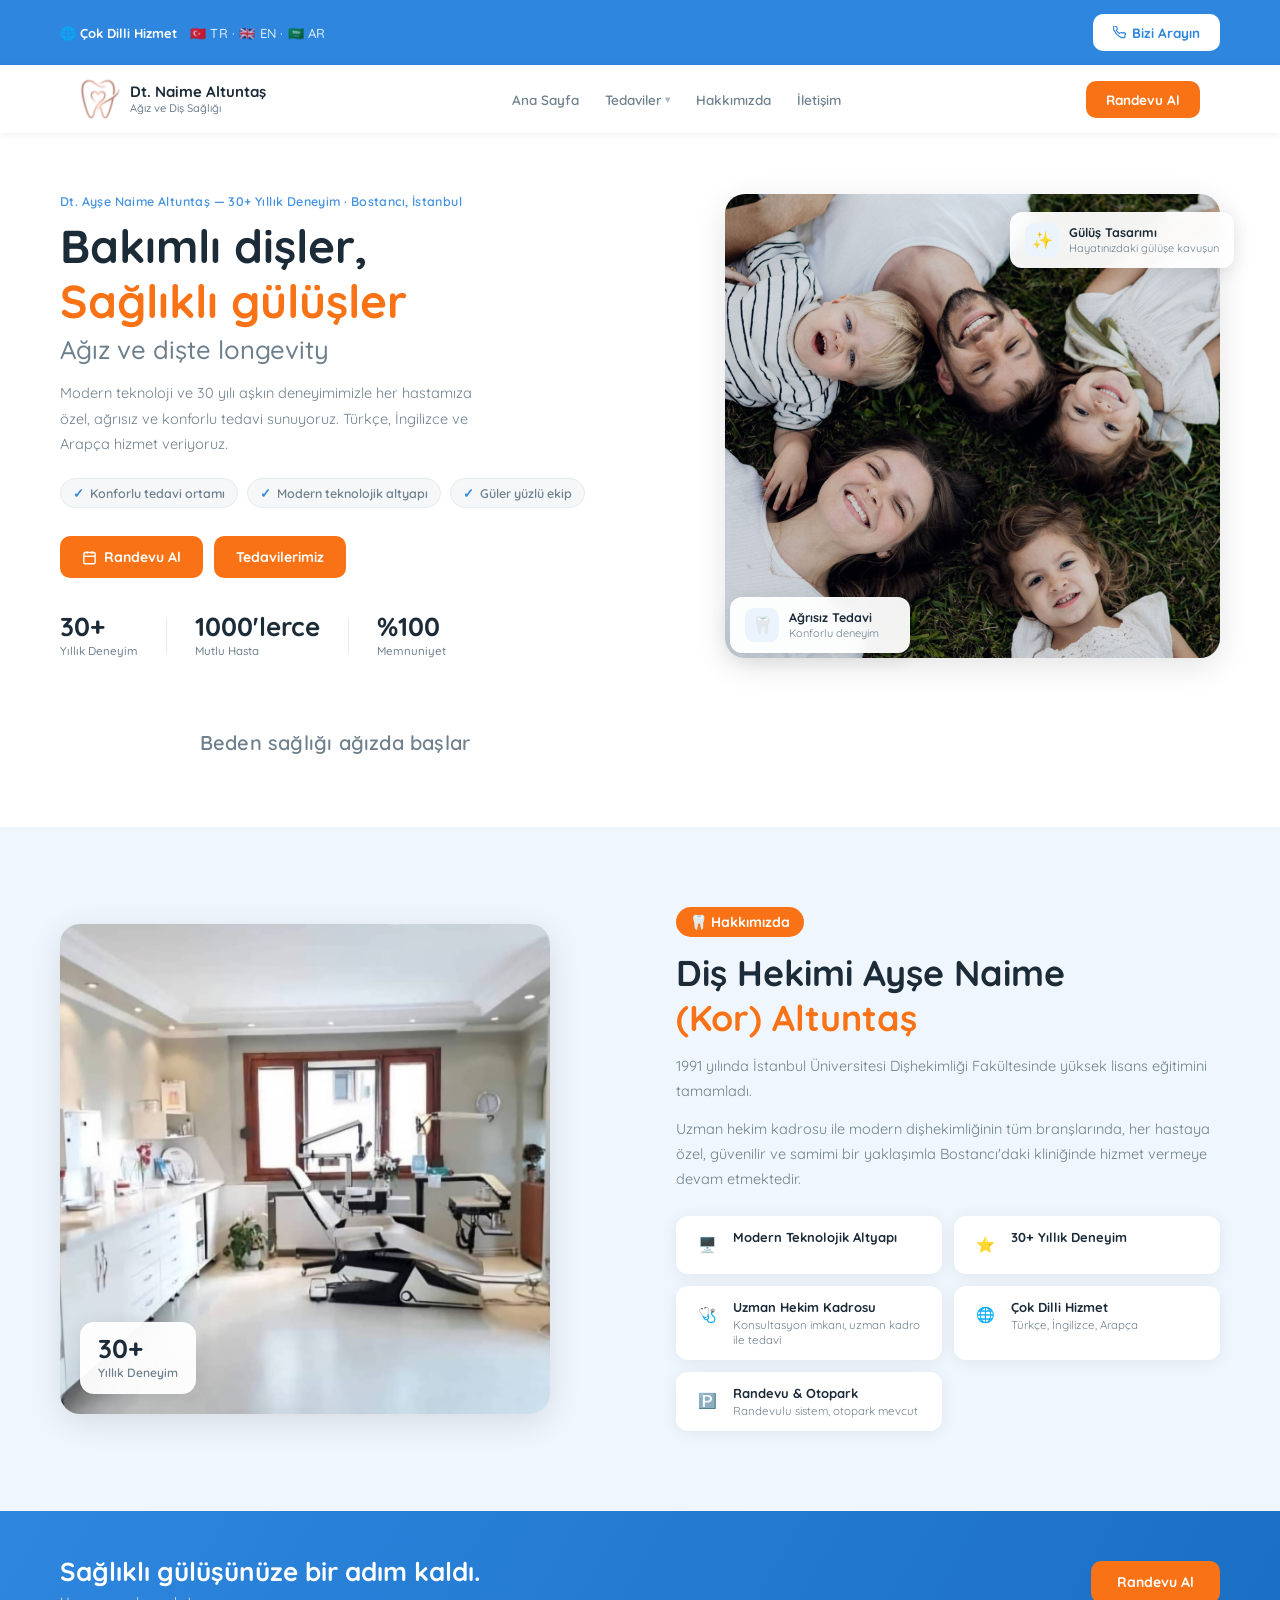
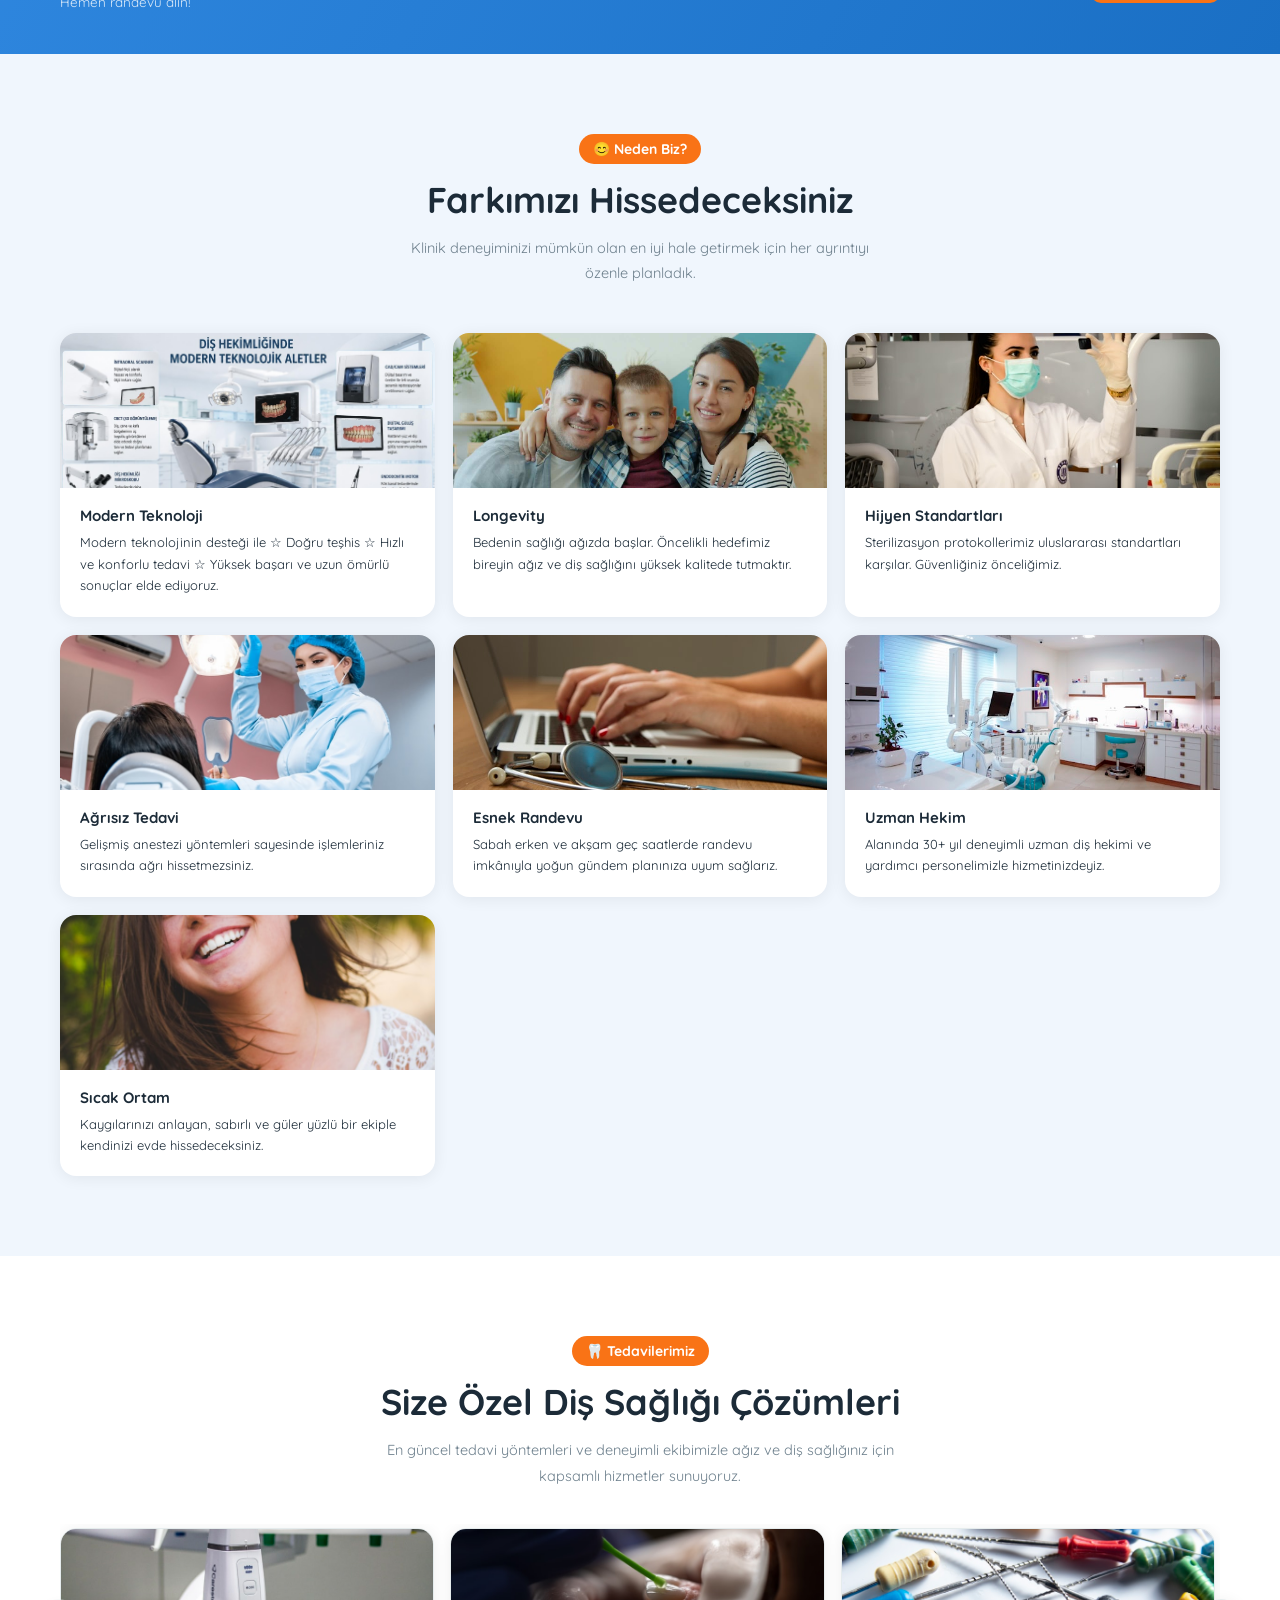
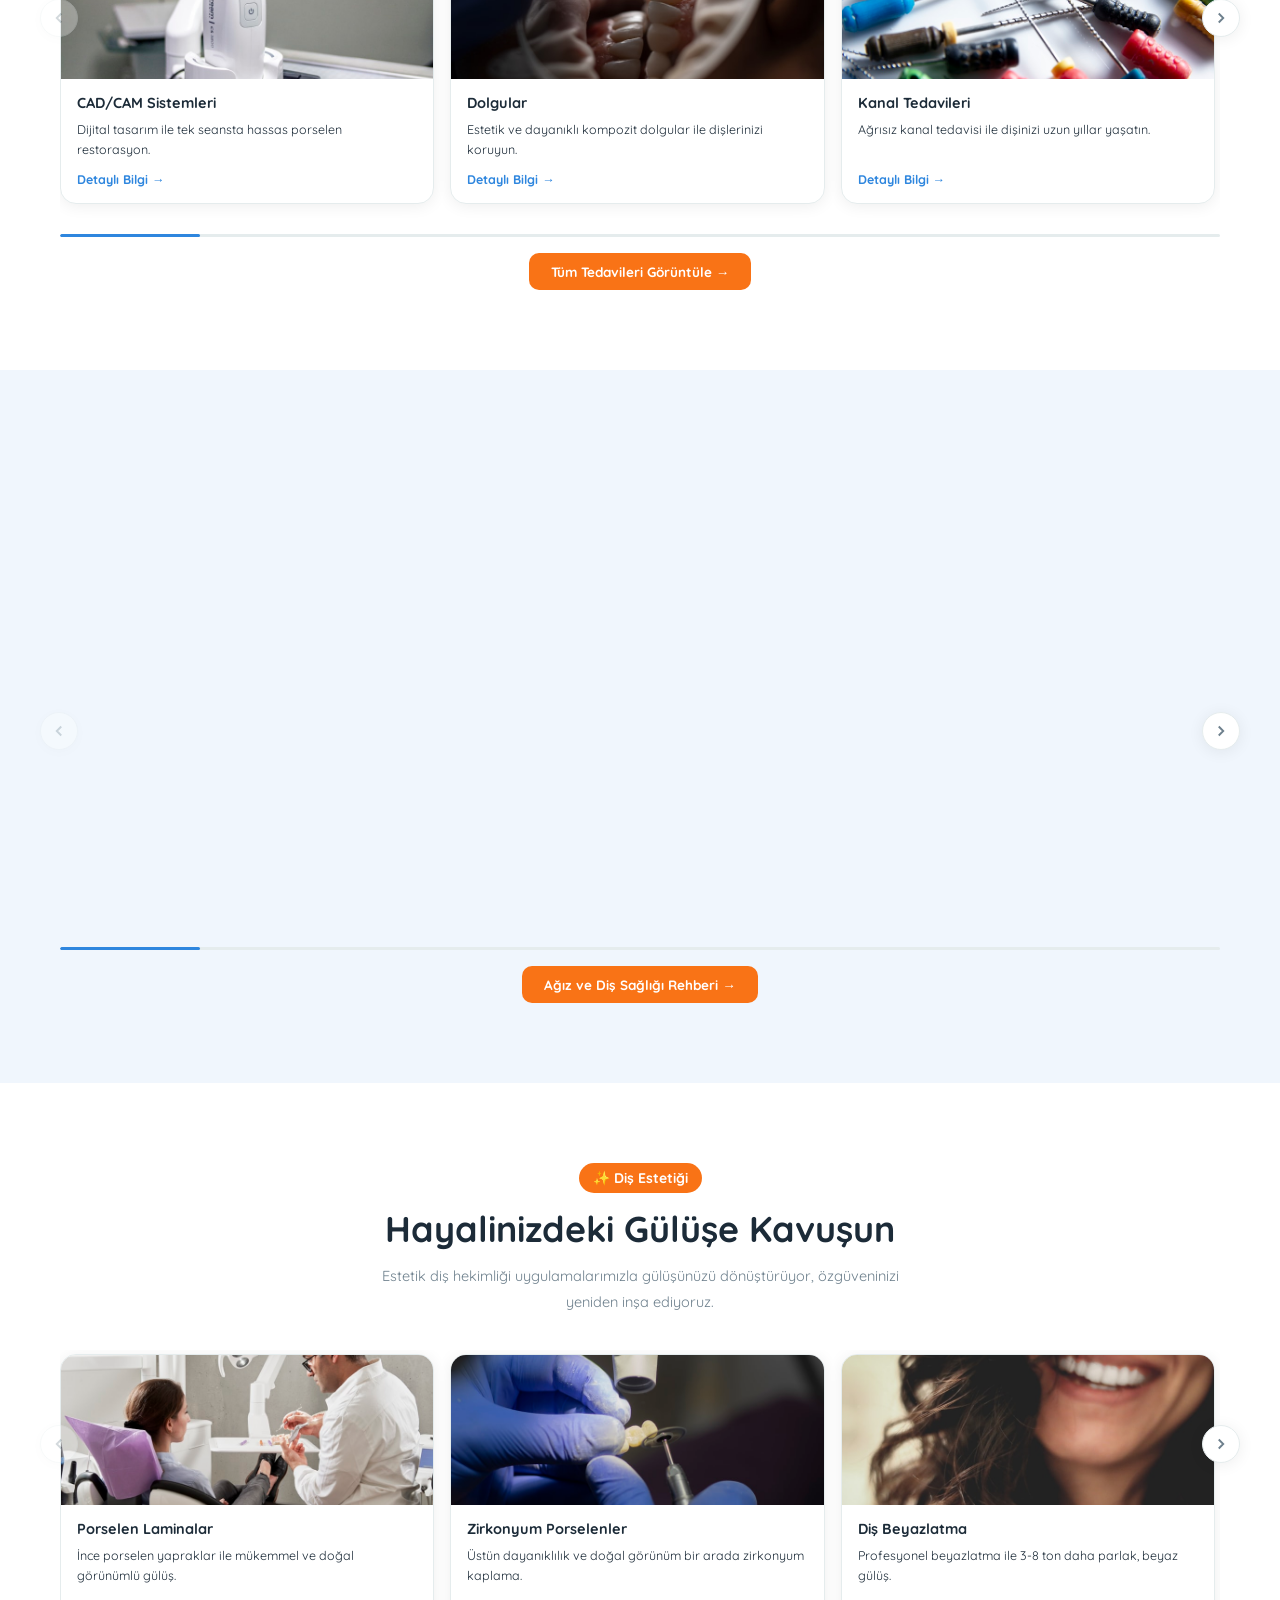
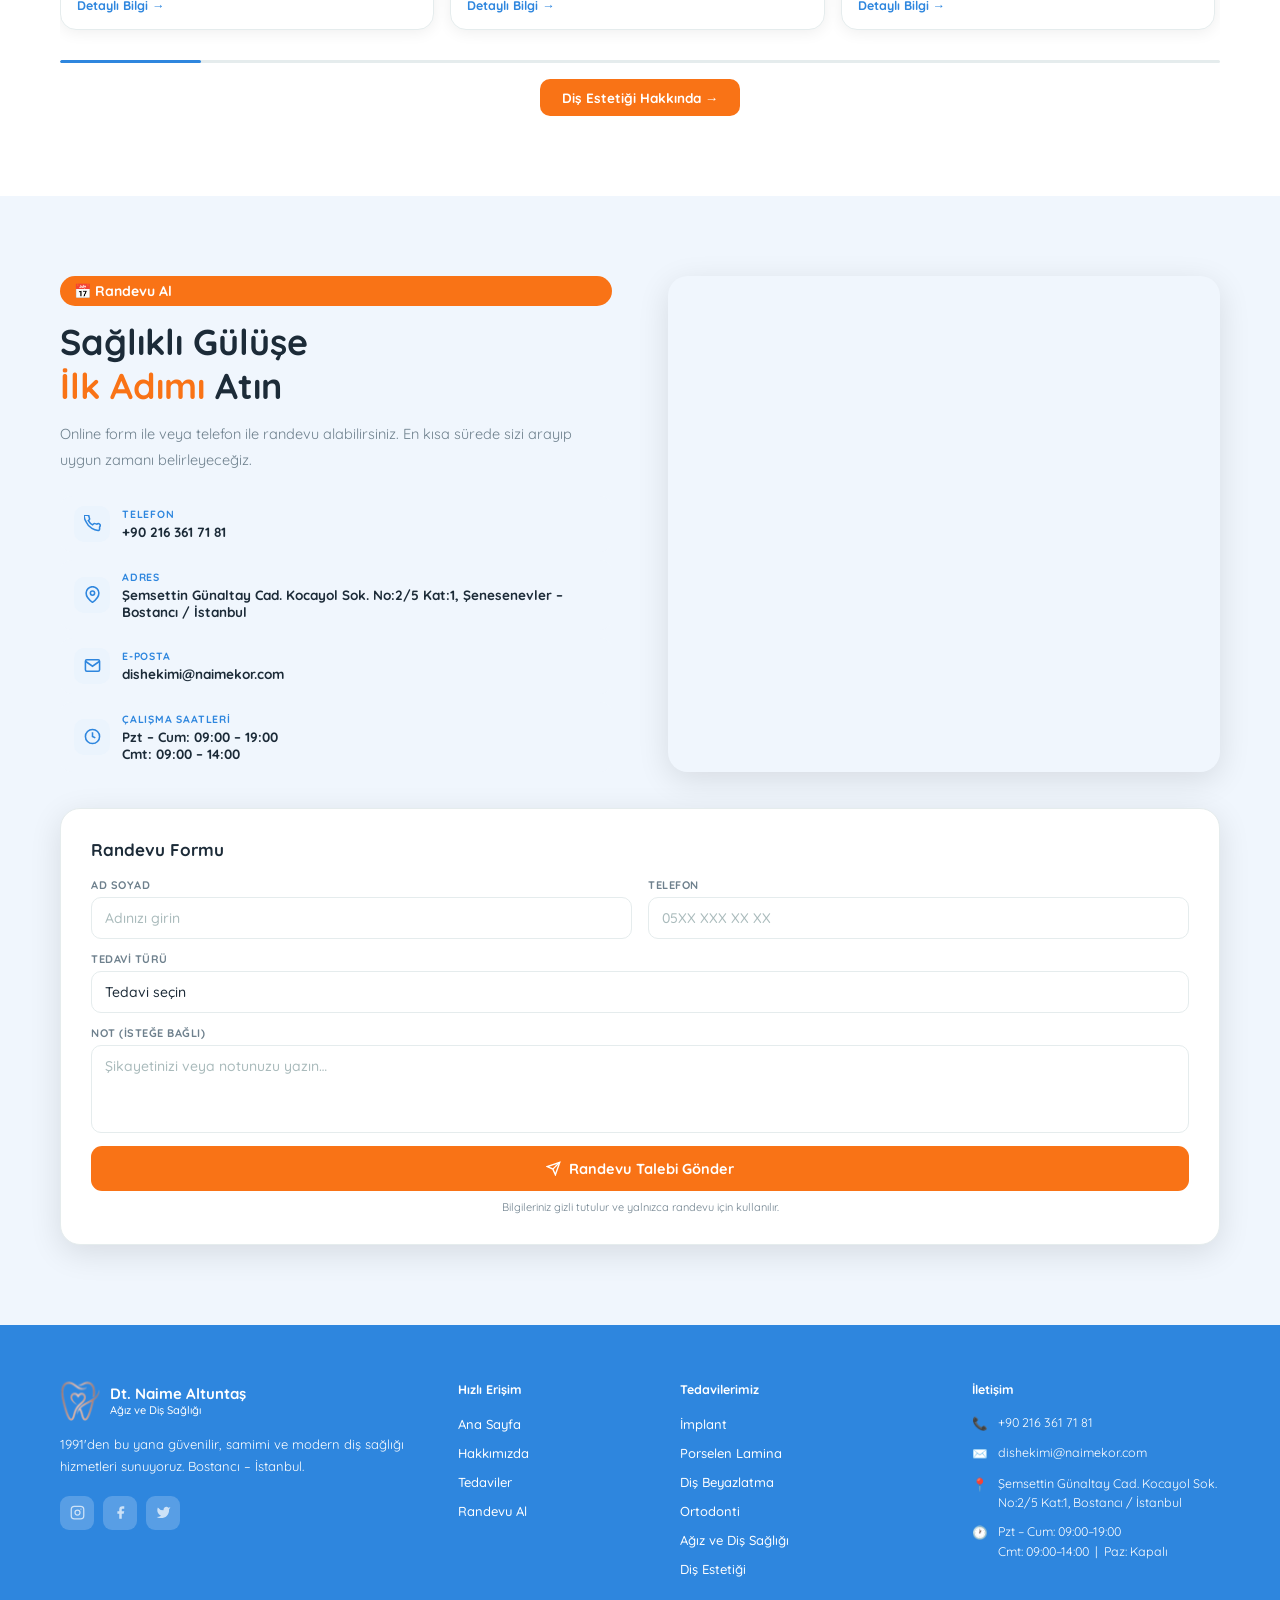
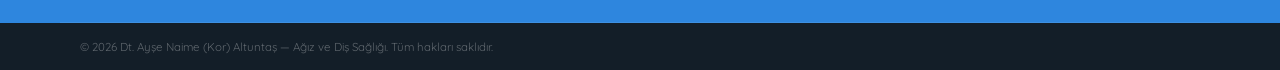
<file: index.html>
<!DOCTYPE html>
<html lang="tr">
<head>
<meta charset="UTF-8">
<meta name="viewport" content="width=device-width, initial-scale=1.0">
<title>Diş Hekimi Ayşe Naime Altuntaş — Ağız ve Diş Sağlığı</title>
<link rel="preconnect" href="https://fonts.googleapis.com">
<link rel="preconnect" href="https://fonts.gstatic.com" crossorigin>
<link href="https://fonts.googleapis.com/css2?family=Quicksand:wght@300;400;500;600;700&display=swap" rel="stylesheet">
<link rel="stylesheet" href="style.css">
<link rel="icon" type="image/svg+xml" href="images/logo-icon.svg">
    <link rel="icon" type="image/png" sizes="32x32" href="favicon-32.png">
<link rel="icon" type="image/png" href="favicon.png">
<link rel="apple-touch-icon" href="favicon-180.png">
</head>
<body>

<!-- TOP BAR -->
<div class="topbar">
  <div class="topbar-in">
    <span class="topbar-left">
      <span class="topbar-main">🌐 <strong>Çok Dilli Hizmet</strong></span><span class="topbar-langs">🇹🇷 TR · 🇬🇧 EN · 🇸🇦 AR</span>
    </span>
    <a href="tel:+902163617181" class="topbar-btn">
      <svg width="13" height="13" viewBox="0 0 24 24" fill="none" stroke="currentColor" stroke-width="2.2"><path d="M22 16.92v3a2 2 0 01-2.18 2 19.79 19.79 0 01-8.63-3.07A19.5 19.5 0 013.07 9.81a19.79 19.79 0 01-3.07-8.67A2 2 0 012 .18h3a2 2 0 012 1.72c.127.96.361 1.903.7 2.81a2 2 0 01-.45 2.11L6.09 7.91a16 16 0 006 6l1.27-1.27a2 2 0 012.11-.45c.907.339 1.85.573 2.81.7A2 2 0 0122 16.92z"/></svg>
      Bizi Arayın
    </a>
  </div>
</div>

<!-- NAV -->
<div class="nav-shell" id="navShell">
  <nav>
    <a href="index.html" class="logo">
      <div class="logo-ico"><img src="images/logo-icon.svg" alt="Logo"></div>
      <div>
        <div class="logo-name">Dt. Naime Altuntaş</div>
        <div class="logo-sub">Ağız ve Diş Sağlığı</div>
      </div>
    </a>
    <ul class="nav-ul">
      <li><a href="#anasayfa">Ana Sayfa</a></li>
      <li class="nav-dd">
        <a href="tedaviler.html">Tedaviler</a>
        <div class="nav-dd-menu">
          <a href="tedaviler.html">🦷 Tüm Tedaviler</a>
          <a href="agiz-dis-sagligi.html">💧 Ağız ve Diş Sağlığı</a>
          <a href="dis-estetigi.html">✨ Diş Estetiği</a>
        </div>
      </li>
      <li><a href="#hakkimizda">Hakkımızda</a></li>
      <li><a href="#iletisim">İletişim</a></li>
    </ul>
    <a href="#iletisim" class="nav-btn">Randevu Al</a>
    <button class="burger" id="burger" aria-label="Menü"><span></span><span></span><span></span></button>
  </nav>
  <div class="mob-nav" id="mobNav">
    <a href="#anasayfa">Ana Sayfa</a>
    <a href="tedaviler.html">Tedaviler</a>
    <div class="mob-sub">
      <a href="tedaviler.html">🦷 Tüm Tedaviler</a>
      <a href="agiz-dis-sagligi.html">💧 Ağız ve Diş Sağlığı</a>
      <a href="dis-estetigi.html">✨ Diş Estetiği</a>
    </div>
    <a href="#hakkimizda">Hakkımızda</a>
    <a href="#iletisim">İletişim</a>
    <a href="#iletisim">Randevu Al</a>
  </div>
</div>

<!-- HERO -->
<section class="hero" id="anasayfa">
  <div class="hero-in">
    <div>
      <p class="hero-eyebrow">Dt. Ayşe Naime Altuntaş — 30+ Yıllık Deneyim · Bostancı, İstanbul</p>
      <h1>Bakımlı dişler,<br><span class="teal">Sağlıklı gülüşler</span><br><span class="hero-h1-sub">Ağız ve dişte longevity</span></h1>
      <p class="hero-p">Modern teknoloji ve 30 yılı aşkın deneyimimizle her hastamıza özel, ağrısız ve konforlu tedavi sunuyoruz. Türkçe, İngilizce ve Arapça hizmet veriyoruz.</p>
      <div class="hero-tags">
        <span class="htag"><span class="htag-check">✓</span> Konforlu tedavi ortamı</span>
        <span class="htag"><span class="htag-check">✓</span> Modern teknolojik altyapı</span>
        <span class="htag"><span class="htag-check">✓</span> Güler yüzlü ekip</span>
      </div>
      <div class="hero-btns">
        <a href="#iletisim" class="btn-teal">
          <svg width="15" height="15" viewBox="0 0 24 24" fill="none" stroke="currentColor" stroke-width="2.2"><rect x="3" y="4" width="18" height="18" rx="2"/><line x1="16" y1="2" x2="16" y2="6"/><line x1="8" y1="2" x2="8" y2="6"/><line x1="3" y1="10" x2="21" y2="10"/></svg>
          Randevu Al
        </a>
        <a href="tedaviler.html" class="btn-out">Tedavilerimiz</a>
      </div>
      <div class="hero-stats fu">
        <div>
          <div class="hst-val">30+</div>
          <div class="hst-lbl">Yıllık Deneyim</div>
        </div>
        <div class="hst-sep"></div>
        <div>
          <div class="hst-val" data-static>1000'lerce</div>
          <div class="hst-lbl">Mutlu Hasta</div>
        </div>
        <div class="hst-sep"></div>
        <div>
          <div class="hst-val">%100</div>
          <div class="hst-lbl">Memnuniyet</div>
        </div>
      </div>
    </div>
    <div class="hero-img-wrap">
      <img class="hero-img" src="images/hero-smile-2.jpg" alt="Sağlıklı gülüş">
      <div class="hfloat hf1">
        <div class="hf-ico">✨</div>
        <div>
          <div class="hf-t">Gülüş Tasarımı</div>
          <div class="hf-s">Hayatınızdaki gülüşe kavuşun</div>
        </div>
      </div>
      <div class="hfloat hf2">
        <div class="hf-ico">🦷</div>
        <div>
          <div class="hf-t">Ağrısız Tedavi</div>
          <div class="hf-s">Konforlu deneyim</div>
        </div>
      </div>
    </div>
    <p class="hero-img-caption">Beden sağlığı ağızda başlar</p>
  </div>
</section>

<!-- ABOUT -->
<section class="about" id="hakkimizda">
  <div class="about-in">
    <div class="about-img-w fu">
      <img src="images/about-clinic.jpg" alt="Diş hekimi muayenehane">
      <div class="about-yr">
        <div class="ayr-n">30+</div>
        <div class="ayr-l">Yıllık Deneyim</div>
      </div>
    </div>
    <div class="fu">
      <div class="badge">🦷 Hakkımızda</div>
      <h2 class="ttl">Diş Hekimi Ayşe Naime<br><span class="teal">(Kor) Altuntaş</span></h2>
      <p class="sub">1991 yılında İstanbul Üniversitesi Dişhekimliği Fakültesinde yüksek lisans eğitimini tamamladı.</p>
      <p class="sub" style="margin-top:12px">Uzman hekim kadrosu ile modern dişhekimliğinin tüm branşlarında, her hastaya özel, güvenilir ve samimi bir yaklaşımla Bostancı'daki kliniğinde hizmet vermeye devam etmektedir.</p>
      <div class="afacts stg">
        <div class="af fu"><div class="af-ico ico-t">🖥️</div><div><div class="af-t">Modern Teknolojik Altyapı</div></div></div>
        <div class="af fu"><div class="af-ico ico-b">⭐</div><div><div class="af-t">30+ Yıllık Deneyim</div></div></div>
        <div class="af fu"><div class="af-ico ico-y">🩺</div><div><div class="af-t">Uzman Hekim Kadrosu</div><div class="af-s">Konsultasyon imkanı, uzman kadro ile tedavi</div></div></div>
        <div class="af fu"><div class="af-ico ico-o">🌐</div><div><div class="af-t">Çok Dilli Hizmet</div><div class="af-s">Türkçe, İngilizce, Arapça</div></div></div>
        <div class="af fu"><div class="af-ico ico-t">🅿️</div><div><div class="af-t">Randevu & Otopark</div><div class="af-s">Randevulu sistem, otopark mevcut</div></div></div>
      </div>
    </div>
  </div>
</section>


<!-- CTA BAND -->
<div class="cta-band">
  <div class="cta-in">
    <div>
      <h3>Sağlıklı gülüşünüze bir adım kaldı.</h3>
      <p>Hemen randevu alın!</p>
    </div>
    <a href="#iletisim" class="btn-wht">Randevu Al</a>
  </div>
</div>

<!-- WHY US -->
<section class="whyus" id="nedenbiz">
  <div class="wrap">
    <div class="why-head fu">
      <div class="badge">😊 Neden Biz?</div>
      <h2 class="ttl">Farkımızı Hissedeceksiniz</h2>
      <p class="sub">Klinik deneyiminizi mümkün olan en iyi hale getirmek için her ayrıntıyı özenle planladık.</p>
    </div>
    <div class="why-grid stg">
      <div class="why-card fu"><img class="wc-img" src="images/modern-teknoloji-2.jpg" alt="Modern Teknoloji" style="object-position:top"><div class="wc-body"><h3>Modern Teknoloji</h3><p>Modern teknolojinin desteği ile ☆ Doğru teşhis ☆ Hızlı ve konforlu tedavi ☆ Yüksek başarı ve uzun ömürlü sonuçlar elde ediyoruz.</p></div></div>
      <div class="why-card fu"><img class="wc-img" src="images/longevity-2.jpg" alt="Longevity"><div class="wc-body"><h3>Longevity</h3><p>Bedenin sağlığı ağızda başlar. Öncelikli hedefimiz bireyin ağız ve diş sağlığını yüksek kalitede tutmaktır.</p></div></div>
      <div class="why-card fu"><img class="wc-img" src="images/photo-1527613426441-4da17471b66d.jpg" alt="Hijyen Standartları"><div class="wc-body"><h3>Hijyen Standartları</h3><p>Sterilizasyon protokollerimiz uluslararası standartları karşılar. Güvenliğiniz önceliğimiz.</p></div></div>
      <div class="why-card fu"><img class="wc-img" src="images/photo-1681939282781-341ac4f61996.jpg" alt="Ağrısız Tedavi"><div class="wc-body"><h3>Ağrısız Tedavi</h3><p>Gelişmiş anestezi yöntemleri sayesinde işlemleriniz sırasında ağrı hissetmezsiniz.</p></div></div>
      <div class="why-card fu"><img class="wc-img" src="images/photo-1576091160550-2173dba999ef.jpg" alt="Esnek Randevu"><div class="wc-body"><h3>Esnek Randevu</h3><p>Sabah erken ve akşam geç saatlerde randevu imkânıyla yoğun gündem planınıza uyum sağlarız.</p></div></div>
      <div class="why-card fu"><img class="wc-img" src="images/photo-1629909613654-28e377c37b09.jpg" alt="Uzman Hekim"><div class="wc-body"><h3>Uzman Hekim</h3><p>Alanında 30+ yıl deneyimli uzman diş hekimi ve yardımcı personelimizle hizmetinizdeyiz.</p></div></div>
      <div class="why-card fu"><img class="wc-img" src="images/photo-1548382131-e0ebb1f0cdea.jpg" alt="Sıcak Ortam"><div class="wc-body"><h3>Sıcak Ortam</h3><p>Kaygılarınızı anlayan, sabırlı ve güler yüzlü bir ekiple kendinizi evde hissedeceksiniz.</p></div></div>
    </div>
  </div>
</section>

<!-- TEDAVILER CAROUSEL -->
<section id="tedaviler">
  <div class="wrap">
    <div class="sec-head fu">
      <div class="badge">🦷 Tedavilerimiz</div>
      <h2 class="ttl">Size Özel Diş Sağlığı Çözümleri</h2>
      <p class="sub">En güncel tedavi yöntemleri ve deneyimli ekibimizle ağız ve diş sağlığınız için kapsamlı hizmetler sunuyoruz.</p>
    </div>
    <div class="car-wrap">
      <button class="car-nav car-prev" aria-label="Önceki"><svg width="18" height="18" viewBox="0 0 24 24" fill="none" stroke="currentColor" stroke-width="2.5"><path d="M15 18l-6-6 6-6"/></svg></button>
      <div class="carousel" id="treatCar">
      <div class="car-card fu"><img class="car-img" src="images/photo-1626878880028-0438b1403b3f.jpg" alt="CAD/CAM Sistemleri"><div class="car-body"><h3>CAD/CAM Sistemleri</h3><p>Dijital tasarım ile tek seansta hassas porselen restorasyon.</p><a href="tedaviler.html#cad-cam" class="car-link">Detaylı Bilgi →</a></div></div>
      <div class="car-card fu"><img class="car-img" src="images/photo-1670250721717-889b17349fc4.jpg" alt="Dolgular"><div class="car-body"><h3>Dolgular</h3><p>Estetik ve dayanıklı kompozit dolgular ile dişlerinizi koruyun.</p><a href="tedaviler.html#dolgular" class="car-link">Detaylı Bilgi →</a></div></div>
      <div class="car-card fu"><img class="car-img" src="images/photo-1643292116094-bd2fb3ed4d64.jpg" alt="Kanal Tedavileri"><div class="car-body"><h3>Kanal Tedavileri</h3><p>Ağrısız kanal tedavisi ile dişinizi uzun yıllar yaşatın.</p><a href="tedaviler.html#kanal-tedavileri" class="car-link">Detaylı Bilgi →</a></div></div>
      <div class="car-card fu"><img class="car-img" src="images/photo-1500048993953-d23a436266cf.jpg" alt="Cerrahi Tedaviler"><div class="car-body"><h3>Cerrahi Tedaviler</h3><p>Gömülü diş çekimi ve çene cerrahisi işlemleri uzman ellerde.</p><a href="tedaviler.html#cerrahi-tedaviler" class="car-link">Detaylı Bilgi →</a></div></div>
      <div class="car-card fu"><img class="car-img" src="images/photo-1777444270707-850bfe730c10.jpg" alt="İmplant"><div class="car-body"><h3>İmplant</h3><p>Eksik dişleriniz için kalıcı ve doğal görünümlü çözümler.</p><a href="tedaviler.html#implant" class="car-link">Detaylı Bilgi →</a></div></div>
      <div class="car-card fu"><img class="car-img" src="images/photo-1606811842243-af7e16970c1f.jpg" alt="Protezler"><div class="car-body"><h3>Protezler</h3><p>Sabit ve hareketli protez seçenekleriyle doğal görünüm ve işlev.</p><a href="tedaviler.html#protezler" class="car-link">Detaylı Bilgi →</a></div></div>
      <div class="car-card fu"><img class="car-img" src="images/photo-1607990283143-e81e7a2c9349.jpg" alt="Periodontoloji"><div class="car-body"><h3>Periodontoloji</h3><p>Diş eti hastalıklarının teşhis ve kapsamlı tedavisi.</p><a href="tedaviler.html#periodontoloji" class="car-link">Detaylı Bilgi →</a></div></div>
      <div class="car-card fu"><img class="car-img" src="images/photo-1631051103633-24959376b92d.jpg" alt="Çocuk Dişleri"><div class="car-body"><h3>Çocuk Dişleri</h3><p>Minik hastalara özel, eğlenceli ve korkusuz diş bakımı.</p><a href="tedaviler.html#cocuk-disleri" class="car-link">Detaylı Bilgi →</a></div></div>
      <div class="car-card fu"><img class="car-img" src="images/photo-1609840113929-b130355987e1.jpg" alt="Ortodonti"><div class="car-body"><h3>Ortodonti</h3><p>Şeffaf plak ve tel tedavileri ile düzenli, güzel dişler.</p><a href="tedaviler.html#ortodonti" class="car-link">Detaylı Bilgi →</a></div></div>
      <div class="car-card fu"><img class="car-img" src="images/photo-1598256989800-fe5f95da9787.jpg" alt="Çene Eklemi Tedavisi"><div class="car-body"><h3>Çene Eklemi Tedavisi</h3><p>TME bozukluğu ve çene ağrılarında uzman yaklaşım.</p><a href="tedaviler.html#cene-eklemi" class="car-link">Detaylı Bilgi →</a></div></div>
      <div class="car-card fu"><img class="car-img" src="images/photo-1527613426441-4da17471b66d.jpg" alt="Radyolojik Görüntüleme"><div class="car-body"><h3>Radyolojik Görüntüleme</h3><p>Dijital röntgen ve panoramik görüntüleme ile doğru tanı.</p><a href="tedaviler.html#radyolojik" class="car-link">Detaylı Bilgi →</a></div></div>
      <div class="car-card fu"><img class="car-img" src="images/photo-1559839734-2b71ea197ec2.jpg" alt="Koruyucu Dişhekimliği"><div class="car-body"><h3>Koruyucu Dişhekimliği</h3><p>Flor uygulaması ve fissür örtücü ile çürük önleme.</p><a href="tedaviler.html#koruyucu" class="car-link">Detaylı Bilgi →</a></div></div>
      <div class="car-card fu"><img class="car-img" src="images/photo-1667133295315-820bb6481730.jpg" alt="Dişhekimliğinde Lazer"><div class="car-body"><h3>Dişhekimliğinde Lazer</h3><p>Minimal invaziv lazer tedavi ile hızlı ve konforlu iyileşme.</p><a href="tedaviler.html#lazer" class="car-link">Detaylı Bilgi →</a></div></div>
      </div>
      <button class="car-nav car-next" aria-label="Sonraki"><svg width="18" height="18" viewBox="0 0 24 24" fill="none" stroke="currentColor" stroke-width="2.5"><path d="M9 18l6-6-6-6"/></svg></button>
    </div>
    <div class="car-prog-bar"><div class="car-fill"></div></div>
    <div class="sec-more"><a href="tedaviler.html">Tüm Tedavileri Görüntüle →</a></div>
  </div>
</section>

<!-- AGIZ-SAGLIGI CAROUSEL -->
<section style="background:var(--teal-s)" id="agiz-sagligi">
  <div class="wrap">
    <div class="sec-head fu">
      <div class="badge">💧 Ağız ve Diş Sağlığı</div>
      <h2 class="ttl">Ağzınızın Sağlığını Koruyun</h2>
      <p class="sub">Ağız ve diş sağlığınıza ilişkin merak ettikleriniz ve dikkat etmeniz gerekenler hakkında kapsamlı bilgi.</p>
    </div>
    <div class="car-wrap">
      <button class="car-nav car-prev" aria-label="Önceki"><svg width="18" height="18" viewBox="0 0 24 24" fill="none" stroke="currentColor" stroke-width="2.5"><path d="M15 18l-6-6 6-6"/></svg></button>
      <div class="carousel" id="agizCar">
      <div class="car-card fu"><img class="car-img" src="images/photo-1606811971618-4486d14f3f99.jpg" alt="Ağız ve Diş Bakımı"><div class="car-body"><h3>Ağız ve Diş Bakımı</h3><p>Günlük bakım alışkanlıkları ile sağlıklı ağız hijyeni.</p><a href="agiz-dis-sagligi.html#agiz-dis-bakimi" class="car-link">Detaylı Bilgi →</a></div></div>
      <div class="car-card fu"><img class="car-img" src="images/photo-1777793389944-f7165259a05c.jpg" alt="Diş Çürükleri"><div class="car-body"><h3>Diş Çürükleri</h3><p>Diş çürüklerinin nedenleri, belirtileri ve önleme yöntemleri.</p><a href="agiz-dis-sagligi.html#dis-curukler" class="car-link">Detaylı Bilgi →</a></div></div>
      <div class="car-card fu"><img class="car-img" src="images/photo-1607990283143-e81e7a2c9349.jpg" alt="Dişeti Sağlığı"><div class="car-body"><h3>Dişeti Sağlığı</h3><p>Dişeti iltihabı ve ağız yaralarına karşı korunma yolları.</p><a href="agiz-dis-sagligi.html#diseti-sagligi" class="car-link">Detaylı Bilgi →</a></div></div>
      <div class="car-card fu"><img class="car-img" src="images/photo-1663182245833-7dd667277043.jpg" alt="Diş Kırıkları"><div class="car-body"><h3>Diş Kırıkları</h3><p>Travma sonrası diş kırığı ve yaralanma yönetimi.</p><a href="agiz-dis-sagligi.html#dis-kiriklari" class="car-link">Detaylı Bilgi →</a></div></div>
      <div class="car-card fu"><img class="car-img" src="images/photo-1602932213623-cc17e9541bb4.jpg" alt="Hassas Dişler"><div class="car-body"><h3>Hassas Dişler</h3><p>Sıcak-soğuk hassasiyetinin nedenleri ve çözüm yolları.</p><a href="agiz-dis-sagligi.html#hassas-disler" class="car-link">Detaylı Bilgi →</a></div></div>
      <div class="car-card fu"><img class="car-img" src="images/photo-1527167484260-43ca4f1cc204.jpg" alt="Ağız Kokusu"><div class="car-body"><h3>Ağız Kokusu</h3><p>Ağız kokusunun kökenine inmek ve kalıcı tedavi yöntemleri.</p><a href="agiz-dis-sagligi.html#agiz-kokusu" class="car-link">Detaylı Bilgi →</a></div></div>
      <div class="car-card fu"><img class="car-img" src="images/photo-1529079337819-f6d0024bd364.jpg" alt="Ağız Kuruluğu"><div class="car-body"><h3>Ağız Kuruluğu</h3><p>Kserostomi belirtileri, nedenleri ve rahatlama önerileri.</p><a href="agiz-dis-sagligi.html#agiz-kurulugu" class="car-link">Detaylı Bilgi →</a></div></div>
      <div class="car-card fu"><img class="car-img" src="images/photo-1583330618332-d1cc2fab8936.jpg" alt="Diş Gıcırdatma"><div class="car-body"><h3>Diş Gıcırdatma</h3><p>Bruksizm nedir, dişlerinizi nasıl korursunuz?</p><a href="agiz-dis-sagligi.html#dis-gicirdatma" class="car-link">Detaylı Bilgi →</a></div></div>
      <div class="car-card fu"><img class="car-img" src="images/photo-1500048993953-d23a436266cf.jpg" alt="20 Yaş Dişleri"><div class="car-body"><h3>20 Yaş Dişleri</h3><p>Yirmilik dişlerin çıkış sorunları ve tedavi seçenekleri.</p><a href="agiz-dis-sagligi.html#yirmiyas-disleri" class="car-link">Detaylı Bilgi →</a></div></div>
      <div class="car-card fu"><img class="car-img" src="images/photo-1631051103633-24959376b92d.jpg" alt="Diş Tedavisi Korkusu"><div class="car-body"><h3>Diş Tedavisi Korkusu</h3><p>Dental fobiyle başa çıkma ve kliniğimizin desteği.</p><a href="agiz-dis-sagligi.html#tedavi-korkusu" class="car-link">Detaylı Bilgi →</a></div></div>
      <div class="car-card fu"><img class="car-img" src="images/photo-1657470179447-0f5aa16daa91.jpg" alt="Acil Durumlar"><div class="car-body"><h3>Acil Durumlar</h3><p>Ani diş ağrısı ve kırığında ne yapmalısınız?</p><a href="agiz-dis-sagligi.html#acil-durumlar" class="car-link">Detaylı Bilgi →</a></div></div>
      <div class="car-card fu"><img class="car-img" src="images/photo-1626878880028-0438b1403b3f.jpg" alt="Sterilizasyon"><div class="car-body"><h3>Sterilizasyon</h3><p>Kliniğimizde uygulanan uluslararası sterilizasyon standartları.</p><a href="agiz-dis-sagligi.html#sterilizasyon" class="car-link">Detaylı Bilgi →</a></div></div>
      </div>
      <button class="car-nav car-next" aria-label="Sonraki"><svg width="18" height="18" viewBox="0 0 24 24" fill="none" stroke="currentColor" stroke-width="2.5"><path d="M9 18l6-6-6-6"/></svg></button>
    </div>
    <div class="car-prog-bar"><div class="car-fill"></div></div>
    <div class="sec-more"><a href="agiz-dis-sagligi.html">Ağız ve Diş Sağlığı Rehberi →</a></div>
  </div>
</section>

<!-- DIS-ESTETIGI CAROUSEL -->
<section id="dis-estetigi">
  <div class="wrap">
    <div class="sec-head fu">
      <div class="badge">✨ Diş Estetiği</div>
      <h2 class="ttl">Hayalinizdeki Gülüşe Kavuşun</h2>
      <p class="sub">Estetik diş hekimliği uygulamalarımızla gülüşünüzü dönüştürüyor, özgüveninizi yeniden inşa ediyoruz.</p>
    </div>
    <div class="car-wrap">
      <button class="car-nav car-prev" aria-label="Önceki"><svg width="18" height="18" viewBox="0 0 24 24" fill="none" stroke="currentColor" stroke-width="2.5"><path d="M15 18l-6-6 6-6"/></svg></button>
      <div class="carousel" id="estetikCar">
      <div class="car-card fu"><img class="car-img" src="images/photo-1606811842243-af7e16970c1f.jpg" alt="Porselen Laminalar"><div class="car-body"><h3>Porselen Laminalar</h3><p>İnce porselen yapraklar ile mükemmel ve doğal görünümlü gülüş.</p><a href="dis-estetigi.html#porselen-laminalar" class="car-link">Detaylı Bilgi →</a></div></div>
      <div class="car-card fu"><img class="car-img" src="images/photo-1590424693420-634a0b0b782c.jpg" alt="Zirkonyum Porselenler"><div class="car-body"><h3>Zirkonyum Porselenler</h3><p>Üstün dayanıklılık ve doğal görünüm bir arada zirkonyum kaplama.</p><a href="dis-estetigi.html#zirkonyum" class="car-link">Detaylı Bilgi →</a></div></div>
      <div class="car-card fu"><img class="car-img" src="images/photo-1489278353717-f64c6ee8a4d2.jpg" alt="Diş Beyazlatma"><div class="car-body"><h3>Diş Beyazlatma</h3><p>Profesyonel beyazlatma ile 3-8 ton daha parlak, beyaz gülüş.</p><a href="dis-estetigi.html#dis-beyazlatma" class="car-link">Detaylı Bilgi →</a></div></div>
      <div class="car-card fu"><img class="car-img" src="images/photo-1606811951341-756fdd437682.jpg" alt="Estetik Dolgular"><div class="car-body"><h3>Estetik Dolgular</h3><p>Dişe uyumlu renk seçimi ile görünmez, doğal onarım.</p><a href="dis-estetigi.html#estetik-dolgular" class="car-link">Detaylı Bilgi →</a></div></div>
      <div class="car-card fu"><img class="car-img" src="images/photo-1607990283143-e81e7a2c9349.jpg" alt="Dişeti Estetiği"><div class="car-body"><h3>Dişeti Estetiği</h3><p>Gummy smile ve dişeti düzensizlikleri için şekillendirme uygulamaları.</p><a href="dis-estetigi.html#diseti-estetigi" class="car-link">Detaylı Bilgi →</a></div></div>
      <div class="car-card fu"><img class="car-img" src="images/photo-1598256989809-394fa4f6cd26.jpg" alt="Ortodonti"><div class="car-body"><h3>Ortodonti</h3><p>Şeffaf plak ve braket ile simetrik, düzenli ve estetik dişler.</p><a href="dis-estetigi.html#ortodonti" class="car-link">Detaylı Bilgi →</a></div></div>
      </div>
      <button class="car-nav car-next" aria-label="Sonraki"><svg width="18" height="18" viewBox="0 0 24 24" fill="none" stroke="currentColor" stroke-width="2.5"><path d="M9 18l6-6-6-6"/></svg></button>
    </div>
    <div class="car-prog-bar"><div class="car-fill"></div></div>
    <div class="sec-more"><a href="dis-estetigi.html">Diş Estetiği Hakkında →</a></div>
  </div>
</section>


<!-- APPOINTMENT -->
<section id="iletisim" style="background:var(--teal-s)">
  <div class="appt-in">
    <div class="appt-l fu">
      <div class="badge">📅 Randevu Al</div>
      <h2 class="ttl">Sağlıklı Gülüşe<br><span class="teal">İlk Adımı</span> Atın</h2>
      <p class="sub" style="margin-bottom:24px">Online form ile veya telefon ile randevu alabilirsiniz. En kısa sürede sizi arayıp uygun zamanı belirleyeceğiz.</p>
      <div class="citems stg">
        <div class="ci fu">
          <div class="ci-ico ci-t">
            <svg width="17" height="17" viewBox="0 0 24 24" fill="none" stroke="var(--teal)" stroke-width="2.2"><path d="M22 16.92v3a2 2 0 01-2.18 2 19.79 19.79 0 01-8.63-3.07A19.5 19.5 0 013.07 9.81a19.79 19.79 0 01-3.07-8.67A2 2 0 012 .18h3a2 2 0 012 1.72c.127.96.361 1.903.7 2.81a2 2 0 01-.45 2.11L6.09 7.91a16 16 0 006 6l1.27-1.27a2 2 0 012.11-.45c.907.339 1.85.573 2.81.7A2 2 0 0122 16.92z"/></svg>
          </div>
          <div><div class="ci-lbl">Telefon</div><div class="ci-val"><a href="tel:+902163617181" style="color:inherit;text-decoration:none">+90 216 361 71 81</a></div></div>
        </div>
        <div class="ci fu">
          <div class="ci-ico ci-t">
            <svg width="17" height="17" viewBox="0 0 24 24" fill="none" stroke="var(--teal)" stroke-width="2.2"><path d="M21 10c0 7-9 13-9 13s-9-6-9-13a9 9 0 0118 0z"/><circle cx="12" cy="10" r="3"/></svg>
          </div>
          <div><div class="ci-lbl">Adres</div><div class="ci-val">Şemsettin Günaltay Cad. Kocayol Sok. No:2/5 Kat:1, Şenesenevler – Bostancı / İstanbul</div></div>
        </div>
        <div class="ci fu">
          <div class="ci-ico ci-t">
            <svg width="17" height="17" viewBox="0 0 24 24" fill="none" stroke="var(--teal)" stroke-width="2.2"><path d="M4 4h16c1.1 0 2 .9 2 2v12c0 1.1-.9 2-2 2H4c-1.1 0-2-.9-2-2V6c0-1.1.9-2 2-2z"/><polyline points="22,6 12,13 2,6"/></svg>
          </div>
          <div><div class="ci-lbl">E-Posta</div><div class="ci-val">dishekimi@naimekor.com</div></div>
        </div>
        <div class="ci fu">
          <div class="ci-ico ci-t">
            <svg width="17" height="17" viewBox="0 0 24 24" fill="none" stroke="var(--teal)" stroke-width="2.2"><circle cx="12" cy="12" r="10"/><polyline points="12 6 12 12 16 14"/></svg>
          </div>
          <div><div class="ci-lbl">Çalışma Saatleri</div><div class="ci-val">Pzt – Cum: 09:00 – 19:00<br>Cmt: 09:00 – 14:00</div></div>
        </div>
      </div>
    </div>
    <div class="fu">
      <div class="gmap-wrap">
        <iframe
          src="https://www.google.com/maps/embed?pb=!1m18!1m12!1m3!1d3012.9580956203076!2d29.091713676254756!3d40.96049682236519!2m3!1f0!2f0!3f0!3m2!1i1024!2i768!4f13.1!3m3!1m2!1s0x14cac6fe5fe7fdf7%3A0xe569f7866627998c!2sDr.%20Naime%20Kor!5e0!3m2!1sen!2str!4v1781178736010!5m2!1sen!2str"
          title="Naimekor Konum" allowfullscreen loading="lazy"
          referrerpolicy="no-referrer-when-downgrade"></iframe>
      </div>
    </div>
  </div>

  <!-- Randevu Formu — tam genişlik -->
  <div class="appt-form-wrap fu">
    <div class="fcard">
      <h3>Randevu Formu</h3>
      <form id="apptForm">
        <div class="form-row">
          <div class="fg"><label>Ad Soyad</label><input type="text" placeholder="Adınızı girin" required></div>
          <div class="fg"><label>Telefon</label><input type="tel" placeholder="05XX XXX XX XX" required></div>
        </div>
        <div class="fg">
          <label>Tedavi Türü</label>
          <select required>
            <option value="">Tedavi seçin</option>
            <option>İmplant</option>
            <option>Gülüş Tasarımı / Porselen Lamina</option>
            <option>Zirkonyum Kaplama</option>
            <option>Diş Beyazlatma</option>
            <option>Ortodonti</option>
            <option>Çocuk Diş Hekimliği</option>
            <option>Protezler</option>
            <option>Kanal Tedavisi</option>
            <option>Cerrahi Tedaviler</option>
            <option>Periodontoloji</option>
            <option>CAD/CAM Restorasyon</option>
            <option>Diğer</option>
          </select>
        </div>
        <div class="fg"><label>Not (İsteğe bağlı)</label><textarea placeholder="Şikayetinizi veya notunuzu yazın…"></textarea></div>
        <button type="submit" class="submit-btn">
          <svg width="15" height="15" viewBox="0 0 24 24" fill="none" stroke="currentColor" stroke-width="2.2"><line x1="22" y1="2" x2="11" y2="13"/><polygon points="22 2 15 22 11 13 2 9 22 2"/></svg>
          Randevu Talebi Gönder
        </button>
        <p class="fnote">Bilgileriniz gizli tutulur ve yalnızca randevu için kullanılır.</p>
      </form>
    </div>
  </div>
</section>

<!-- FOOTER -->
<footer>
  <div class="foot-in">
    <div>
      <div class="foot-logo">
        <a href="index.html" class="logo">
          <div class="logo-ico"><img src="images/logo-icon.svg" alt="Logo"></div>
          <div><div class="logo-name" style="color:#fff">Dt. Naime Altuntaş</div><div class="logo-sub">Ağız ve Diş Sağlığı</div></div>
        </a>
      </div>
      <p class="foot-desc">1991'den bu yana güvenilir, samimi ve modern diş sağlığı hizmetleri sunuyoruz. Bostancı – İstanbul.</p>
      <div class="fsoc">
        <a href="#" aria-label="Instagram"><svg width="15" height="15" viewBox="0 0 24 24" fill="none" stroke="rgba(255,255,255,.7)" stroke-width="2"><rect x="2" y="2" width="20" height="20" rx="5"/><circle cx="12" cy="12" r="4"/><circle cx="17.5" cy="6.5" r="1" fill="rgba(255,255,255,.7)" stroke="none"/></svg></a>
        <a href="#" aria-label="Facebook"><svg width="15" height="15" viewBox="0 0 24 24" fill="rgba(255,255,255,.7)"><path d="M18 2h-3a5 5 0 00-5 5v3H7v4h3v8h4v-8h3l1-4h-4V7a1 1 0 011-1h3z"/></svg></a>
        <a href="#" aria-label="Twitter"><svg width="15" height="15" viewBox="0 0 24 24" fill="rgba(255,255,255,.7)"><path d="M23 3a10.9 10.9 0 01-3.14 1.53 4.48 4.48 0 00-7.86 3v1A10.66 10.66 0 013 4s-4 9 5 13a11.64 11.64 0 01-7 2c9 5 20 0 20-11.5a4.5 4.5 0 00-.08-.83A7.72 7.72 0 0023 3z"/></svg></a>
      </div>
    </div>
    <div class="fcol">
      <h4>Hızlı Erişim</h4>
      <ul>
        <li><a href="index.html#anasayfa">Ana Sayfa</a></li>
        <li><a href="index.html#hakkimizda">Hakkımızda</a></li>
        <li><a href="tedaviler.html">Tedaviler</a></li>
        <li><a href="index.html#iletisim">Randevu Al</a></li>
      </ul>
    </div>
    <div class="fcol">
      <h4>Tedavilerimiz</h4>
      <ul>
        <li><a href="tedaviler.html#implant">İmplant</a></li>
        <li><a href="dis-estetigi.html#porselen-laminalar">Porselen Lamina</a></li>
        <li><a href="dis-estetigi.html#dis-beyazlatma">Diş Beyazlatma</a></li>
        <li><a href="tedaviler.html#ortodonti">Ortodonti</a></li>
        <li><a href="agiz-dis-sagligi.html">Ağız ve Diş Sağlığı</a></li>
        <li><a href="dis-estetigi.html">Diş Estetiği</a></li>
      </ul>
    </div>
    <div class="fcol">
      <h4>İletişim</h4>
      <div class="fci"><span class="fci-ico">📞</span><span><a href="tel:+902163617181" style="color:inherit;text-decoration:none">+90 216 361 71 81</a></span></div>
      <div class="fci"><span class="fci-ico">✉️</span><span>dishekimi@naimekor.com</span></div>
      <div class="fci"><span class="fci-ico">📍</span><span>Şemsettin Günaltay Cad. Kocayol Sok. No:2/5 Kat:1, Bostancı / İstanbul</span></div>
      <div class="fci"><span class="fci-ico">🕐</span><span>Pzt – Cum: 09:00–19:00<br>Cmt: 09:00–14:00 &nbsp;|&nbsp; Paz: Kapalı</span></div>
    </div>
  </div>
</footer>
<div class="foot-bar">
  <div class="foot-bot">
    <span>© 2026 Dt. Ayşe Naime (Kor) Altuntaş — Ağız ve Diş Sağlığı. Tüm hakları saklıdır.</span></span>
  </div>
</div>

<script>
const burger = document.getElementById('burger');
const mobNav = document.getElementById('mobNav');
burger.addEventListener('click', () => {
  const open = mobNav.classList.toggle('open');
  burger.classList.toggle('open', open);
});
mobNav.querySelectorAll('a').forEach(a => a.addEventListener('click', () => {
  mobNav.classList.remove('open');
  burger.classList.remove('open');
}));

const io = new IntersectionObserver(entries => {
  entries.forEach(e => { if (e.isIntersecting) e.target.classList.add('in'); });
}, { threshold: 0.1 });
document.querySelectorAll('.fu').forEach(el => io.observe(el));

// Counter animation
function countUp(el) {
  const raw = el.textContent.trim();
  const num = parseInt(raw.replace(/\D/g, ''));
  const prefix = (raw.match(/^[^\d]+/) || [''])[0];
  const suffix = (raw.match(/[^\d]+$/) || [''])[0];
  const duration = 1600;
  const ease = t => 1 - Math.pow(1 - t, 3);
  let t0 = null;
  const step = ts => {
    if (!t0) t0 = ts;
    const p = Math.min((ts - t0) / duration, 1);
    el.textContent = prefix + Math.floor(ease(p) * num) + suffix;
    if (p < 1) requestAnimationFrame(step);
  };
  requestAnimationFrame(step);
}
const counterIO = new IntersectionObserver(entries => {
  entries.forEach(e => {
    if (e.isIntersecting) { countUp(e.target); counterIO.unobserve(e.target); }
  });
}, { threshold: 0.6 });
document.querySelectorAll('.hst-val:not([data-static])').forEach(el => counterIO.observe(el));

document.getElementById('apptForm').addEventListener('submit', e => {
  e.preventDefault();
  const btn = e.target.querySelector('.submit-btn');
  btn.innerHTML = '✓ Talebiniz alındı!';
  btn.disabled = true;
  setTimeout(() => {
    btn.innerHTML = '<svg width="15" height="15" viewBox="0 0 24 24" fill="none" stroke="currentColor" stroke-width="2.2"><line x1="22" y1="2" x2="11" y2="13"/><polygon points="22 2 15 22 11 13 2 9 22 2"/></svg> Randevu Talebi Gönder';
    btn.disabled = false;
    e.target.reset();
  }, 3500);
});

// Carousel — auto-scroll + mouse drag + touch
document.querySelectorAll('.car-wrap').forEach(wrap => {
  const car  = wrap.querySelector('.carousel');
  const prev = wrap.querySelector('.car-prev');
  const next = wrap.querySelector('.car-next');
  const fill = wrap.closest('section').querySelector('.car-fill');
  const GAP  = 16, INTERVAL = 3800, RESUME_DELAY = 5000;
  let timer = null, resumeTimer = null;

  const cw = () => { const c = car.querySelector('.car-card'); return c ? c.offsetWidth + GAP : 260; };

  function update() {
    prev.classList.toggle('hidden', car.scrollLeft <= 2);
    next.classList.toggle('hidden', car.scrollLeft + car.clientWidth >= car.scrollWidth - 2);
    if (fill) {
      const r = car.scrollWidth <= car.clientWidth ? 1 : car.scrollLeft / (car.scrollWidth - car.clientWidth);
      fill.style.width = Math.min(100, 12 + r * 88) + '%';
    }
  }

  function advance() {
    if (car.scrollLeft + car.clientWidth >= car.scrollWidth - 4) {
      car.scrollTo({ left: 0, behavior: 'smooth' });
    } else {
      car.scrollBy({ left: cw(), behavior: 'smooth' });
    }
  }

  function start() { if (!timer) timer = setInterval(advance, INTERVAL); }
  function stop()  { clearInterval(timer); timer = null; }
  function scheduleResume() {
    stop();
    clearTimeout(resumeTimer);
    resumeTimer = setTimeout(start, RESUME_DELAY);
  }

  prev.addEventListener('click', () => { car.scrollBy({ left: -cw(), behavior: 'smooth' }); scheduleResume(); });
  next.addEventListener('click', () => { car.scrollBy({ left:  cw(), behavior: 'smooth' }); scheduleResume(); });

  // Hover: pause while mouse is over carousel
  wrap.addEventListener('mouseenter', stop);
  wrap.addEventListener('mouseleave', () => { clearTimeout(resumeTimer); start(); });

  // Mouse drag (desktop)
  let drag = false, ox = 0, osl = 0;
  car.addEventListener('mousedown', e => {
    drag = true; ox = e.pageX; osl = car.scrollLeft;
    car.style.cursor = 'grabbing';
    car.style.scrollSnapType = 'none';
    stop();
  });
  document.addEventListener('mousemove', e => {
    if (!drag) return;
    car.scrollLeft = osl - (e.pageX - ox);
  });
  document.addEventListener('mouseup', () => {
    if (!drag) return;
    drag = false;
    car.style.cursor = '';
    car.style.scrollSnapType = '';
    const w = cw();
    car.scrollTo({ left: Math.round(car.scrollLeft / w) * w, behavior: 'smooth' });
    scheduleResume();
  });

  // Touch: native scroll handles swipe; just pause/resume auto
  car.addEventListener('touchstart',  stop,           { passive: true });
  car.addEventListener('touchend',    scheduleResume, { passive: true });

  car.addEventListener('scroll', update, { passive: true });
  window.addEventListener('resize', update);
  setTimeout(() => { update(); start(); }, 400);
});
</script>
</body>
</html>
</file>
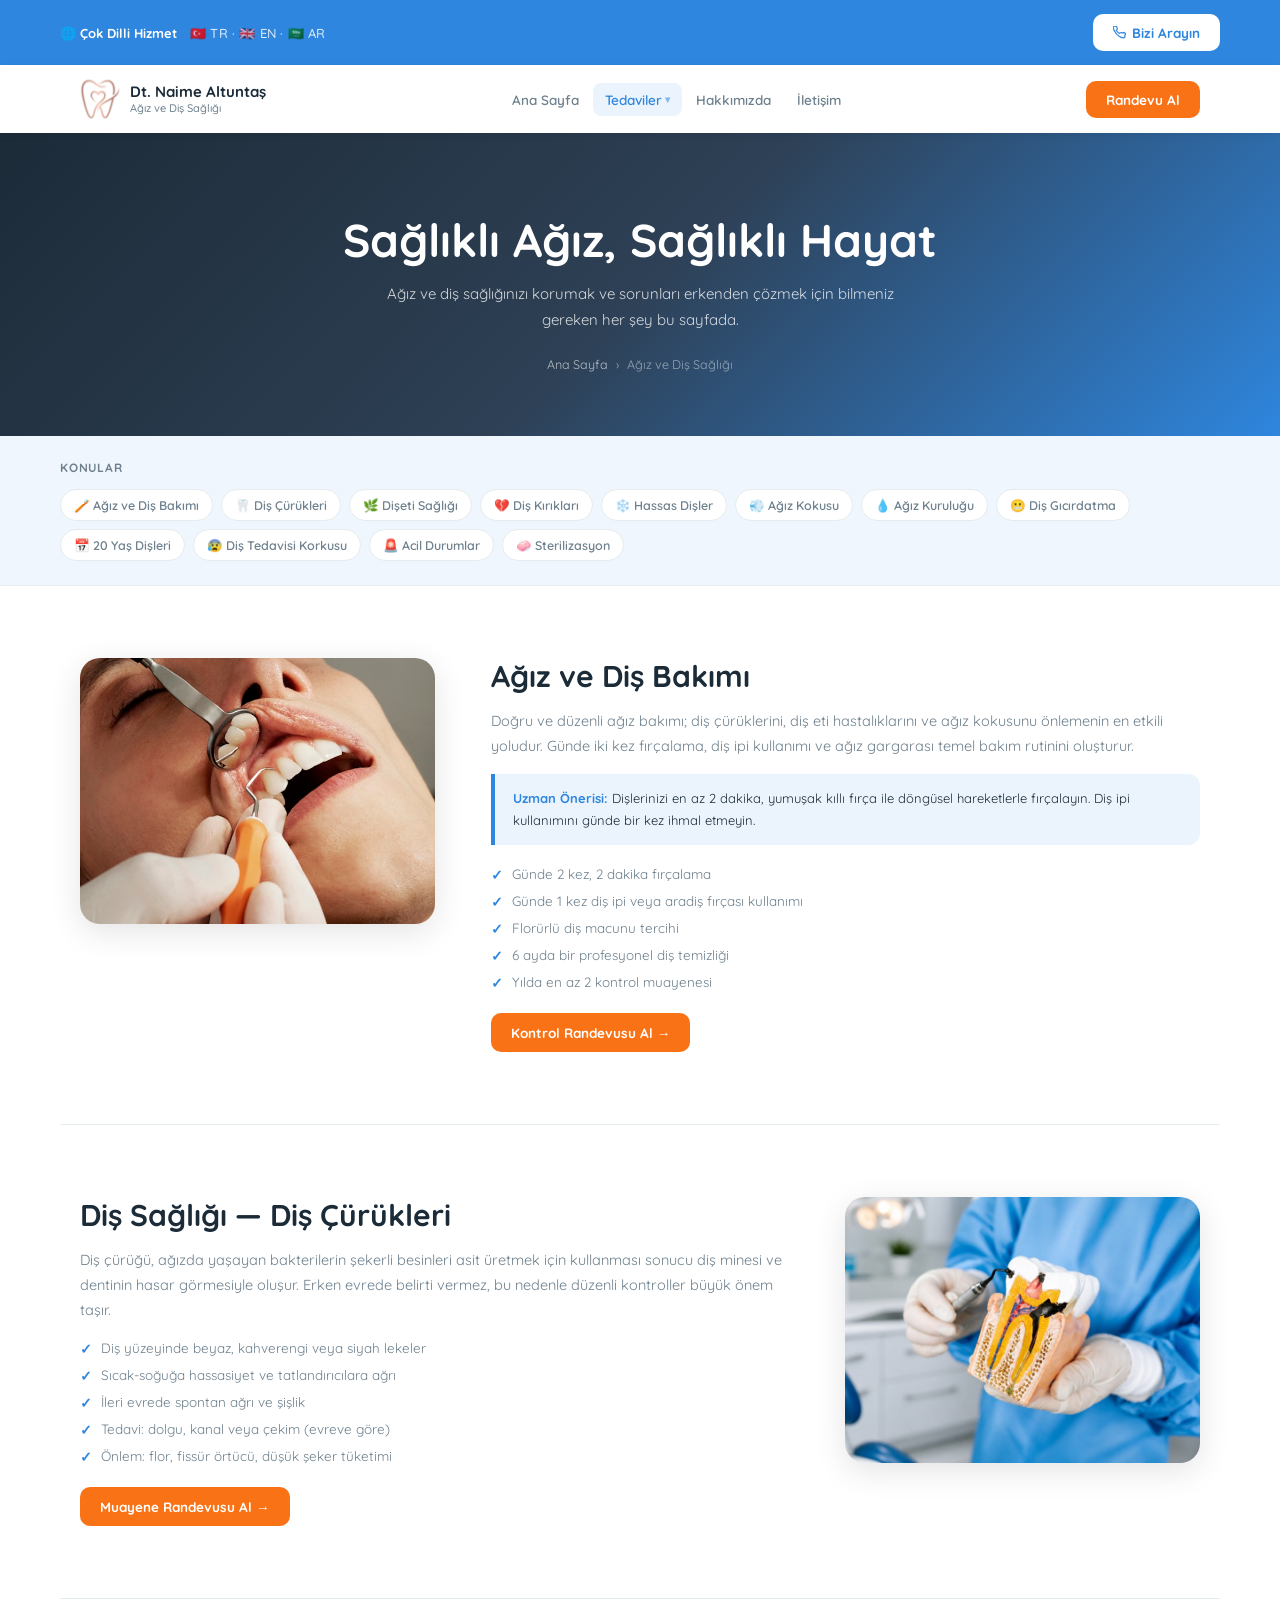
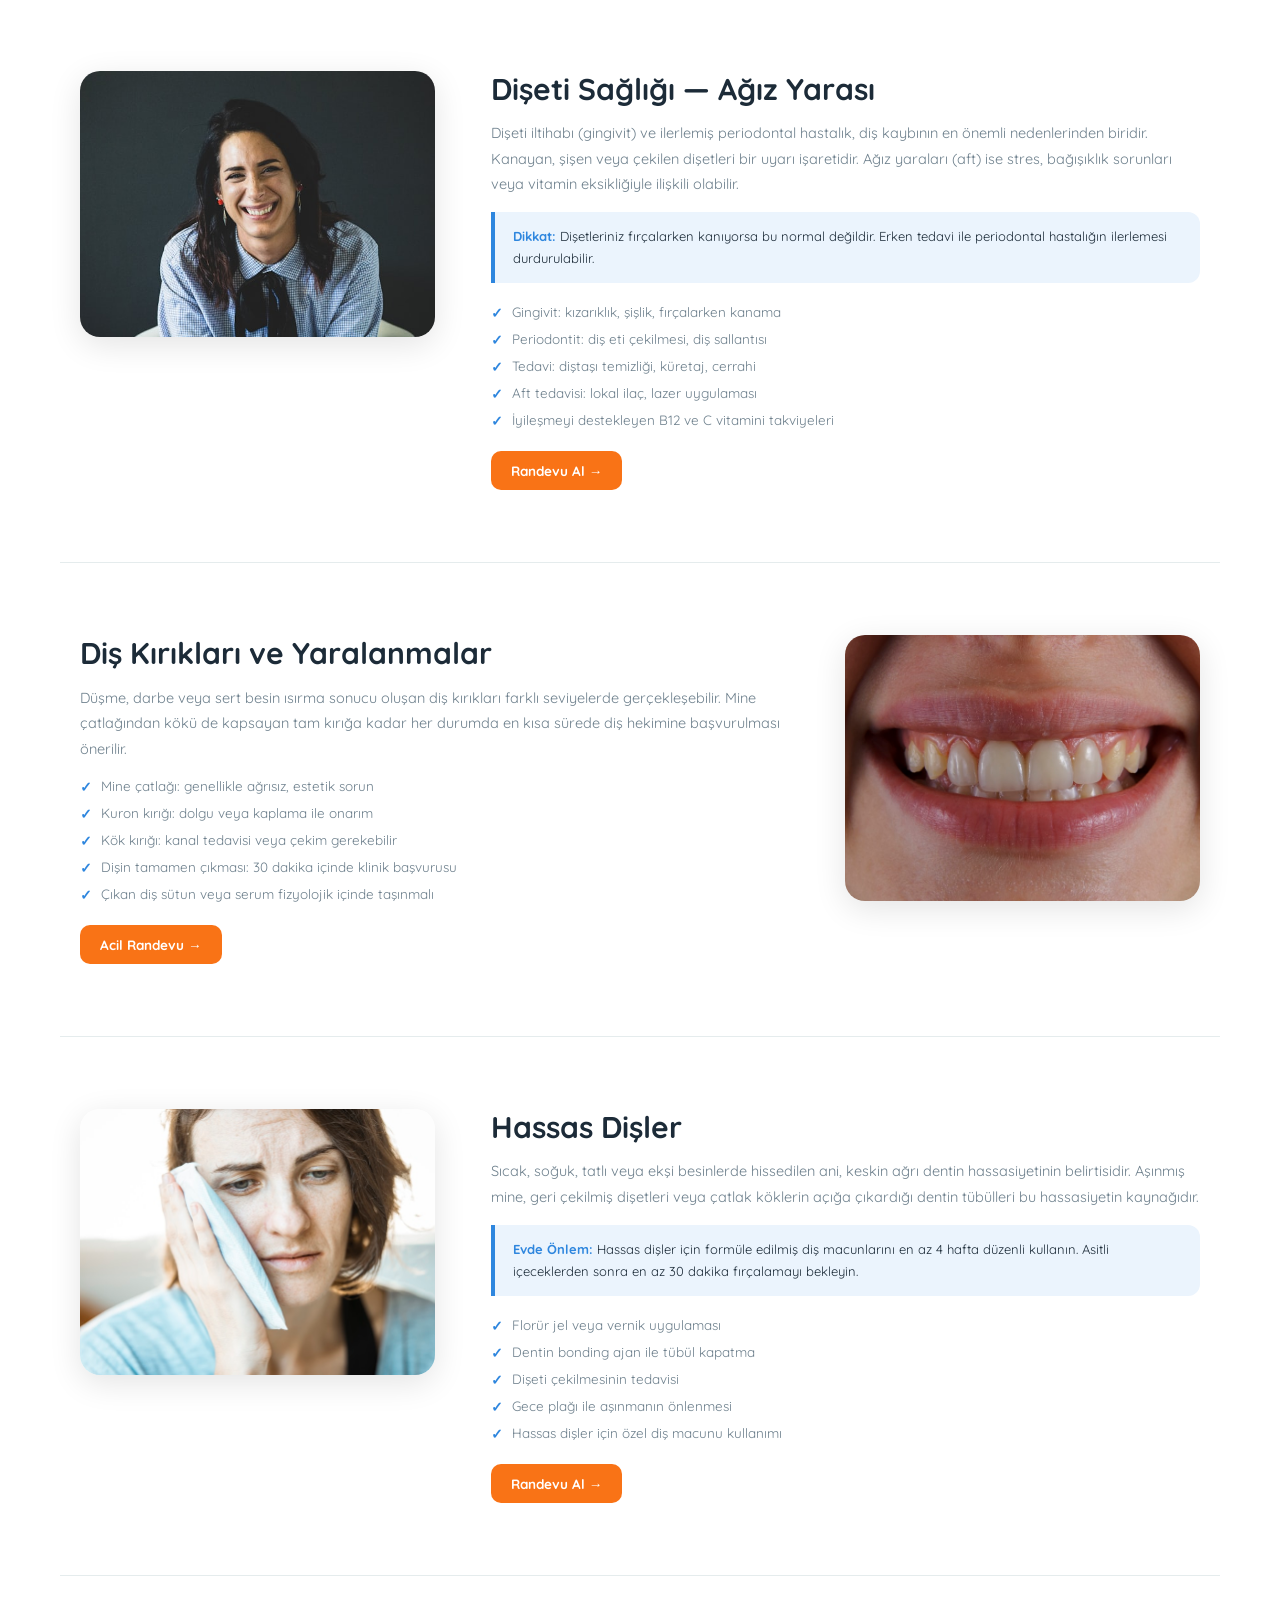
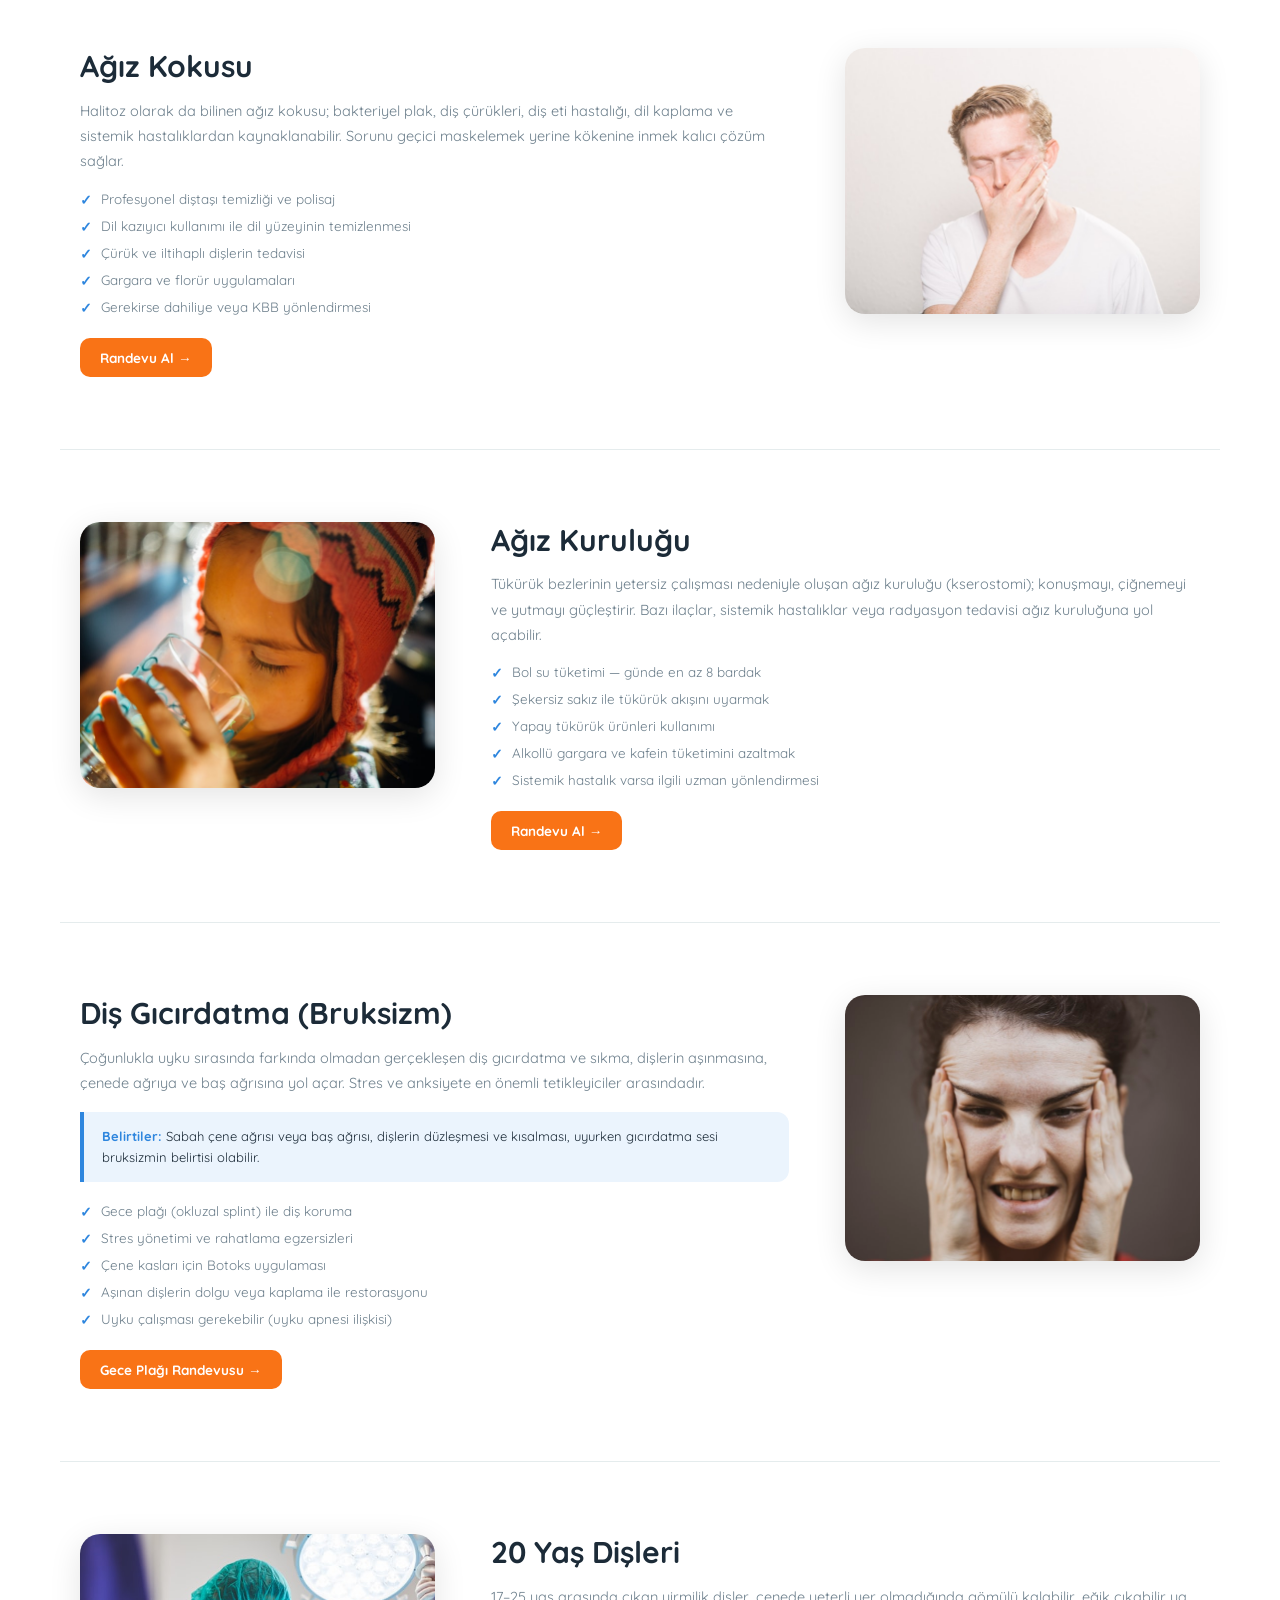
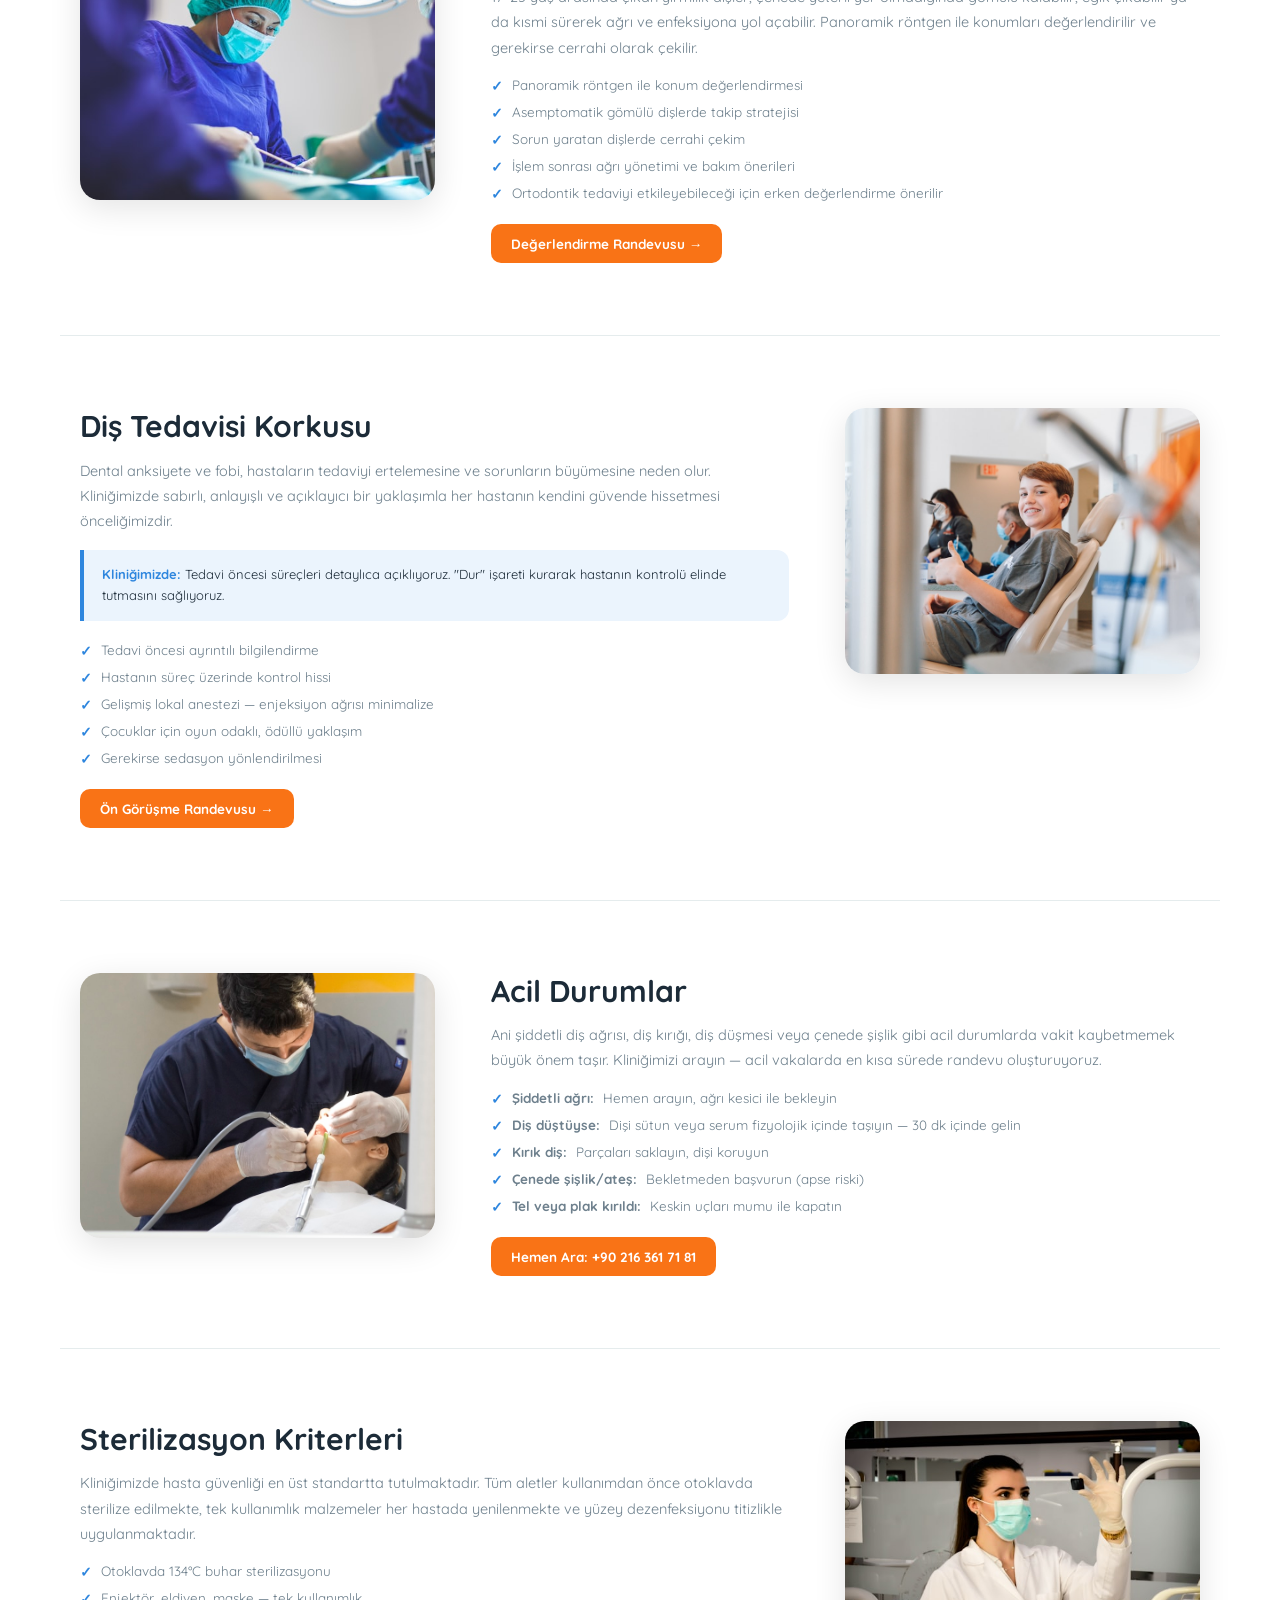
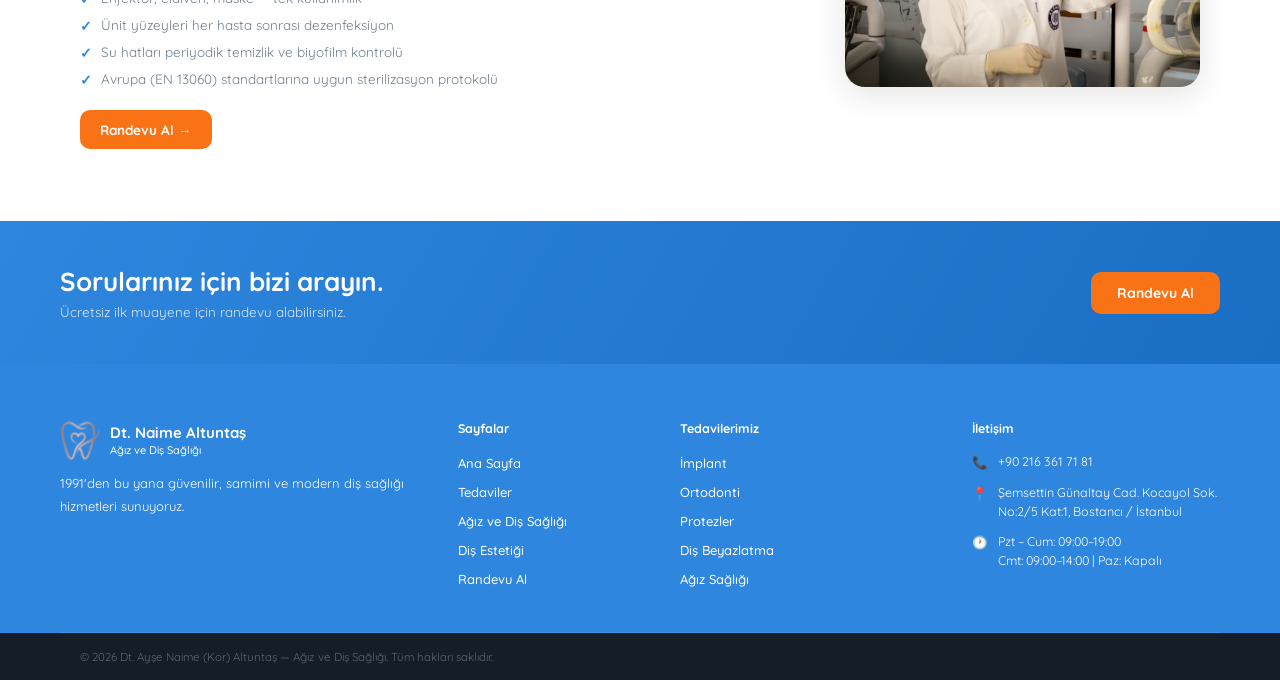
<file: agiz-dis-sagligi.html>
<!DOCTYPE html>
<html lang="tr">
<head>
<meta charset="UTF-8">
<meta name="viewport" content="width=device-width, initial-scale=1.0">
<title>Ağız ve Diş Sağlığı Rehberi — Dt. Naime Altuntaş</title>
<link rel="preconnect" href="https://fonts.googleapis.com">
<link rel="preconnect" href="https://fonts.gstatic.com" crossorigin>
<link href="https://fonts.googleapis.com/css2?family=Quicksand:wght@300;400;500;600;700&display=swap" rel="stylesheet">
<link rel="stylesheet" href="style.css">
<link rel="icon" type="image/svg+xml" href="images/logo-icon.svg">
    <link rel="icon" type="image/png" sizes="32x32" href="favicon-32.png">
<link rel="icon" type="image/png" href="favicon.png">
<link rel="apple-touch-icon" href="favicon-180.png">
</head>
<body>

<div class="topbar">
  <div class="topbar-in">
    <span class="topbar-left">
      <span class="topbar-main">🌐 <strong>Çok Dilli Hizmet</strong></span><span class="topbar-langs">🇹🇷 TR · 🇬🇧 EN · 🇸🇦 AR</span>
    </span>
    <a href="tel:+902163617181" class="topbar-btn">
      <svg width="13" height="13" viewBox="0 0 24 24" fill="none" stroke="currentColor" stroke-width="2.2"><path d="M22 16.92v3a2 2 0 01-2.18 2 19.79 19.79 0 01-8.63-3.07A19.5 19.5 0 013.07 9.81a19.79 19.79 0 01-3.07-8.67A2 2 0 012 .18h3a2 2 0 012 1.72c.127.96.361 1.903.7 2.81a2 2 0 01-.45 2.11L6.09 7.91a16 16 0 006 6l1.27-1.27a2 2 0 012.11-.45c.907.339 1.85.573 2.81.7A2 2 0 0122 16.92z"/></svg>
      Bizi Arayın
    </a>
  </div>
</div>

<div class="nav-shell">
  <nav>
    <a href="index.html" class="logo">
      <div class="logo-ico"><img src="images/logo-icon.svg" alt="Logo"></div>
      <div><div class="logo-name">Dt. Naime Altuntaş</div><div class="logo-sub">Ağız ve Diş Sağlığı</div></div>
    </a>
    <ul class="nav-ul">
      <li><a href="index.html#anasayfa">Ana Sayfa</a></li>
      <li class="nav-dd">
        <a href="tedaviler.html" class="active">Tedaviler</a>
        <div class="nav-dd-menu">
          <a href="tedaviler.html">🦷 Tüm Tedaviler</a>
          <a href="agiz-dis-sagligi.html">💧 Ağız ve Diş Sağlığı</a>
          <a href="dis-estetigi.html">✨ Diş Estetiği</a>
        </div>
      </li>
      <li><a href="index.html#hakkimizda">Hakkımızda</a></li>
      <li><a href="index.html#iletisim">İletişim</a></li>
    </ul>
    <a href="index.html#iletisim" class="nav-btn">Randevu Al</a>
    <button class="burger" id="burger" aria-label="Menü"><span></span><span></span><span></span></button>
  </nav>
  <div class="mob-nav" id="mobNav">
    <a href="index.html#anasayfa">Ana Sayfa</a>
    <a href="tedaviler.html">Tedaviler</a>
    <div class="mob-sub">
      <a href="tedaviler.html">🦷 Tüm Tedaviler</a>
      <a href="agiz-dis-sagligi.html">💧 Ağız ve Diş Sağlığı</a>
      <a href="dis-estetigi.html">✨ Diş Estetiği</a>
    </div>
    <a href="index.html#hakkimizda">Hakkımızda</a>
    <a href="index.html#iletisim">İletişim</a>
    <a href="index.html#iletisim">Randevu Al</a>
  </div>
</div>

<div class="page-hero">
  <h1>Sağlıklı Ağız, Sağlıklı Hayat</h1>
  <p>Ağız ve diş sağlığınızı korumak ve sorunları erkenden çözmek için bilmeniz gereken her şey bu sayfada.</p>
  <div class="breadcrumb">
    <a href="index.html">Ana Sayfa</a>
    <span>›</span>
    <span>Ağız ve Diş Sağlığı</span>
  </div>
</div>

<div class="toc-wrap">
  <div class="toc-in">
    <h3>Konular</h3>
    <div class="toc-grid">
      <a href="#agiz-dis-bakimi" class="toc-link">🪥 Ağız ve Diş Bakımı</a>
      <a href="#dis-curukler" class="toc-link">🦷 Diş Çürükleri</a>
      <a href="#diseti-sagligi" class="toc-link">🌿 Dişeti Sağlığı</a>
      <a href="#dis-kiriklari" class="toc-link">💔 Diş Kırıkları</a>
      <a href="#hassas-disler" class="toc-link">❄️ Hassas Dişler</a>
      <a href="#agiz-kokusu" class="toc-link">💨 Ağız Kokusu</a>
      <a href="#agiz-kurulugu" class="toc-link">💧 Ağız Kuruluğu</a>
      <a href="#dis-gicirdatma" class="toc-link">😬 Diş Gıcırdatma</a>
      <a href="#yirmiyas-disleri" class="toc-link">📅 20 Yaş Dişleri</a>
      <a href="#tedavi-korkusu" class="toc-link">😰 Diş Tedavisi Korkusu</a>
      <a href="#acil-durumlar" class="toc-link">🚨 Acil Durumlar</a>
      <a href="#sterilizasyon" class="toc-link">🧼 Sterilizasyon</a>
    </div>
  </div>
</div>

<div class="content">

  <!-- AĞIZ VE DİŞ BAKIMI -->
  <div class="treat-section fu" id="agiz-dis-bakimi">
    <div class="ts-img">
      <img src="images/photo-1606811971618-4486d14f3f99.jpg" alt="Ağız ve Diş Bakımı">
    </div>
    <div class="ts-body">
      <h2>Ağız ve Diş Bakımı</h2>
      <p>Doğru ve düzenli ağız bakımı; diş çürüklerini, diş eti hastalıklarını ve ağız kokusunu önlemenin en etkili yoludur. Günde iki kez fırçalama, diş ipi kullanımı ve ağız gargarası temel bakım rutinini oluşturur.</p>
      <div class="tip-box"><p><strong>Uzman Önerisi:</strong> Dişlerinizi en az 2 dakika, yumuşak kıllı fırça ile döngüsel hareketlerle fırçalayın. Diş ipi kullanımını günde bir kez ihmal etmeyin.</p></div>
      <ul class="ts-list">
        <li>Günde 2 kez, 2 dakika fırçalama</li>
        <li>Günde 1 kez diş ipi veya aradiş fırçası kullanımı</li>
        <li>Florürlü diş macunu tercihi</li>
        <li>6 ayda bir profesyonel diş temizliği</li>
        <li>Yılda en az 2 kontrol muayenesi</li>
      </ul>
      <a href="index.html#iletisim" class="ts-cta">Kontrol Randevusu Al →</a>
    </div>
  </div>

  <!-- DİŞ ÇÜRÜKLERI -->
  <div class="treat-section fu" id="dis-curukler">
    <div class="ts-body">
      <h2>Diş Sağlığı — Diş Çürükleri</h2>
      <p>Diş çürüğü, ağızda yaşayan bakterilerin şekerli besinleri asit üretmek için kullanması sonucu diş minesi ve dentinin hasar görmesiyle oluşur. Erken evrede belirti vermez, bu nedenle düzenli kontroller büyük önem taşır.</p>
      <ul class="ts-list">
        <li>Diş yüzeyinde beyaz, kahverengi veya siyah lekeler</li>
        <li>Sıcak-soğuğa hassasiyet ve tatlandırıcılara ağrı</li>
        <li>İleri evrede spontan ağrı ve şişlik</li>
        <li>Tedavi: dolgu, kanal veya çekim (evreve göre)</li>
        <li>Önlem: flor, fissür örtücü, düşük şeker tüketimi</li>
      </ul>
      <a href="index.html#iletisim" class="ts-cta">Muayene Randevusu Al →</a>
    </div>
    <div class="ts-img">
      <img src="images/photo-1777793389944-f7165259a05c.jpg" alt="Diş Çürükleri">
    </div>
  </div>

  <!-- DİŞETİ SAĞLIĞI -->
  <div class="treat-section fu" id="diseti-sagligi">
    <div class="ts-img">
      <img src="images/photo-1607990283143-e81e7a2c9349.jpg" alt="Dişeti Sağlığı">
    </div>
    <div class="ts-body">
      <h2>Dişeti Sağlığı — Ağız Yarası</h2>
      <p>Dişeti iltihabı (gingivit) ve ilerlemiş periodontal hastalık, diş kaybının en önemli nedenlerinden biridir. Kanayan, şişen veya çekilen dişetleri bir uyarı işaretidir. Ağız yaraları (aft) ise stres, bağışıklık sorunları veya vitamin eksikliğiyle ilişkili olabilir.</p>
      <div class="tip-box"><p><strong>Dikkat:</strong> Dişetleriniz fırçalarken kanıyorsa bu normal değildir. Erken tedavi ile periodontal hastalığın ilerlemesi durdurulabilir.</p></div>
      <ul class="ts-list">
        <li>Gingivit: kızarıklık, şişlik, fırçalarken kanama</li>
        <li>Periodontit: diş eti çekilmesi, diş sallantısı</li>
        <li>Tedavi: diştaşı temizliği, küretaj, cerrahi</li>
        <li>Aft tedavisi: lokal ilaç, lazer uygulaması</li>
        <li>İyileşmeyi destekleyen B12 ve C vitamini takviyeleri</li>
      </ul>
      <a href="index.html#iletisim" class="ts-cta">Randevu Al →</a>
    </div>
  </div>

  <!-- DİŞ KIRIKLARI -->
  <div class="treat-section fu" id="dis-kiriklari">
    <div class="ts-body">
      <h2>Diş Kırıkları ve Yaralanmalar</h2>
      <p>Düşme, darbe veya sert besin ısırma sonucu oluşan diş kırıkları farklı seviyelerde gerçekleşebilir. Mine çatlağından kökü de kapsayan tam kırığa kadar her durumda en kısa sürede diş hekimine başvurulması önerilir.</p>
      <ul class="ts-list">
        <li>Mine çatlağı: genellikle ağrısız, estetik sorun</li>
        <li>Kuron kırığı: dolgu veya kaplama ile onarım</li>
        <li>Kök kırığı: kanal tedavisi veya çekim gerekebilir</li>
        <li>Dişin tamamen çıkması: 30 dakika içinde klinik başvurusu</li>
        <li>Çıkan diş sütun veya serum fizyolojik içinde taşınmalı</li>
      </ul>
      <a href="index.html#iletisim" class="ts-cta">Acil Randevu →</a>
    </div>
    <div class="ts-img">
      <img src="images/photo-1663182245833-7dd667277043.jpg" alt="Diş Kırığı">
    </div>
  </div>

  <!-- HASSAS DİŞLER -->
  <div class="treat-section fu" id="hassas-disler">
    <div class="ts-img">
      <img src="images/photo-1602932213623-cc17e9541bb4.jpg" alt="Hassas Dişler">
    </div>
    <div class="ts-body">
      <h2>Hassas Dişler</h2>
      <p>Sıcak, soğuk, tatlı veya ekşi besinlerde hissedilen ani, keskin ağrı dentin hassasiyetinin belirtisidir. Aşınmış mine, geri çekilmiş dişetleri veya çatlak köklerin açığa çıkardığı dentin tübülleri bu hassasiyetin kaynağıdır.</p>
      <div class="tip-box"><p><strong>Evde Önlem:</strong> Hassas dişler için formüle edilmiş diş macunlarını en az 4 hafta düzenli kullanın. Asitli içeceklerden sonra en az 30 dakika fırçalamayı bekleyin.</p></div>
      <ul class="ts-list">
        <li>Florür jel veya vernik uygulaması</li>
        <li>Dentin bonding ajan ile tübül kapatma</li>
        <li>Dişeti çekilmesinin tedavisi</li>
        <li>Gece plağı ile aşınmanın önlenmesi</li>
        <li>Hassas dişler için özel diş macunu kullanımı</li>
      </ul>
      <a href="index.html#iletisim" class="ts-cta">Randevu Al →</a>
    </div>
  </div>

  <!-- AĞIZ KOKUSU -->
  <div class="treat-section fu" id="agiz-kokusu">
    <div class="ts-body">
      <h2>Ağız Kokusu</h2>
      <p>Halitoz olarak da bilinen ağız kokusu; bakteriyel plak, diş çürükleri, diş eti hastalığı, dil kaplama ve sistemik hastalıklardan kaynaklanabilir. Sorunu geçici maskelemek yerine kökenine inmek kalıcı çözüm sağlar.</p>
      <ul class="ts-list">
        <li>Profesyonel diştaşı temizliği ve polisaj</li>
        <li>Dil kazıyıcı kullanımı ile dil yüzeyinin temizlenmesi</li>
        <li>Çürük ve iltihaplı dişlerin tedavisi</li>
        <li>Gargara ve florür uygulamaları</li>
        <li>Gerekirse dahiliye veya KBB yönlendirmesi</li>
      </ul>
      <a href="index.html#iletisim" class="ts-cta">Randevu Al →</a>
    </div>
    <div class="ts-img">
      <img src="images/photo-1527167484260-43ca4f1cc204.jpg" alt="Ağız Kokusu Tedavisi">
    </div>
  </div>

  <!-- AĞIZ KURULUGU -->
  <div class="treat-section fu" id="agiz-kurulugu">
    <div class="ts-img">
      <img src="images/photo-1529079337819-f6d0024bd364.jpg" alt="Ağız Kuruluğu">
    </div>
    <div class="ts-body">
      <h2>Ağız Kuruluğu</h2>
      <p>Tükürük bezlerinin yetersiz çalışması nedeniyle oluşan ağız kuruluğu (kserostomi); konuşmayı, çiğnemeyi ve yutmayı güçleştirir. Bazı ilaçlar, sistemik hastalıklar veya radyasyon tedavisi ağız kuruluğuna yol açabilir.</p>
      <ul class="ts-list">
        <li>Bol su tüketimi — günde en az 8 bardak</li>
        <li>Şekersiz sakız ile tükürük akışını uyarmak</li>
        <li>Yapay tükürük ürünleri kullanımı</li>
        <li>Alkollü gargara ve kafein tüketimini azaltmak</li>
        <li>Sistemik hastalık varsa ilgili uzman yönlendirmesi</li>
      </ul>
      <a href="index.html#iletisim" class="ts-cta">Randevu Al →</a>
    </div>
  </div>

  <!-- DİŞ GICIRDATMA -->
  <div class="treat-section fu" id="dis-gicirdatma">
    <div class="ts-body">
      <h2>Diş Gıcırdatma (Bruksizm)</h2>
      <p>Çoğunlukla uyku sırasında farkında olmadan gerçekleşen diş gıcırdatma ve sıkma, dişlerin aşınmasına, çenede ağrıya ve baş ağrısına yol açar. Stres ve anksiyete en önemli tetikleyiciler arasındadır.</p>
      <div class="tip-box"><p><strong>Belirtiler:</strong> Sabah çene ağrısı veya baş ağrısı, dişlerin düzleşmesi ve kısalması, uyurken gıcırdatma sesi bruksizmin belirtisi olabilir.</p></div>
      <ul class="ts-list">
        <li>Gece plağı (okluzal splint) ile diş koruma</li>
        <li>Stres yönetimi ve rahatlama egzersizleri</li>
        <li>Çene kasları için Botoks uygulaması</li>
        <li>Aşınan dişlerin dolgu veya kaplama ile restorasyonu</li>
        <li>Uyku çalışması gerekebilir (uyku apnesi ilişkisi)</li>
      </ul>
      <a href="index.html#iletisim" class="ts-cta">Gece Plağı Randevusu →</a>
    </div>
    <div class="ts-img">
      <img src="images/photo-1583330618332-d1cc2fab8936.jpg" alt="Diş Gıcırdatma">
    </div>
  </div>

  <!-- 20 YAŞ DİŞLERİ -->
  <div class="treat-section fu" id="yirmiyas-disleri">
    <div class="ts-img">
      <img src="images/photo-1571772996211-2f02c9727629.jpg" alt="20 Yaş Dişleri">
    </div>
    <div class="ts-body">
      <h2>20 Yaş Dişleri</h2>
      <p>17–25 yaş arasında çıkan yirmilik dişler, çenede yeterli yer olmadığında gömülü kalabilir, eğik çıkabilir ya da kısmi sürerek ağrı ve enfeksiyona yol açabilir. Panoramik röntgen ile konumları değerlendirilir ve gerekirse cerrahi olarak çekilir.</p>
      <ul class="ts-list">
        <li>Panoramik röntgen ile konum değerlendirmesi</li>
        <li>Asemptomatik gömülü dişlerde takip stratejisi</li>
        <li>Sorun yaratan dişlerde cerrahi çekim</li>
        <li>İşlem sonrası ağrı yönetimi ve bakım önerileri</li>
        <li>Ortodontik tedaviyi etkileyebileceği için erken değerlendirme önerilir</li>
      </ul>
      <a href="index.html#iletisim" class="ts-cta">Değerlendirme Randevusu →</a>
    </div>
  </div>

  <!-- DİŞ TEDAVİSİ KORKUSU -->
  <div class="treat-section fu" id="tedavi-korkusu">
    <div class="ts-body">
      <h2>Diş Tedavisi Korkusu</h2>
      <p>Dental anksiyete ve fobi, hastaların tedaviyi ertelemesine ve sorunların büyümesine neden olur. Kliniğimizde sabırlı, anlayışlı ve açıklayıcı bir yaklaşımla her hastanın kendini güvende hissetmesi önceliğimizdir.</p>
      <div class="tip-box"><p><strong>Kliniğimizde:</strong> Tedavi öncesi süreçleri detaylıca açıklıyoruz. "Dur" işareti kurarak hastanın kontrolü elinde tutmasını sağlıyoruz.</p></div>
      <ul class="ts-list">
        <li>Tedavi öncesi ayrıntılı bilgilendirme</li>
        <li>Hastanın süreç üzerinde kontrol hissi</li>
        <li>Gelişmiş lokal anestezi — enjeksiyon ağrısı minimalize</li>
        <li>Çocuklar için oyun odaklı, ödüllü yaklaşım</li>
        <li>Gerekirse sedasyon yönlendirilmesi</li>
      </ul>
      <a href="index.html#iletisim" class="ts-cta">Ön Görüşme Randevusu →</a>
    </div>
    <div class="ts-img">
      <img src="images/photo-1631051103633-24959376b92d.jpg" alt="Diş Tedavisi Korkusu">
    </div>
  </div>

  <!-- ACİL DURUMLAR -->
  <div class="treat-section fu" id="acil-durumlar">
    <div class="ts-img">
      <img src="images/photo-1657470179447-0f5aa16daa91.jpg" alt="Acil Diş Durumu">
    </div>
    <div class="ts-body">
      <h2>Acil Durumlar</h2>
      <p>Ani şiddetli diş ağrısı, diş kırığı, diş düşmesi veya çenede şişlik gibi acil durumlarda vakit kaybetmemek büyük önem taşır. Kliniğimizi arayın — acil vakalarda en kısa sürede randevu oluşturuyoruz.</p>
      <ul class="ts-list">
        <li><strong>Şiddetli ağrı:</strong> Hemen arayın, ağrı kesici ile bekleyin</li>
        <li><strong>Diş düştüyse:</strong> Dişi sütun veya serum fizyolojik içinde taşıyın — 30 dk içinde gelin</li>
        <li><strong>Kırık diş:</strong> Parçaları saklayın, dişi koruyun</li>
        <li><strong>Çenede şişlik/ateş:</strong> Bekletmeden başvurun (apse riski)</li>
        <li><strong>Tel veya plak kırıldı:</strong> Keskin uçları mumu ile kapatın</li>
      </ul>
      <a href="tel:+902163617181" class="ts-cta">Hemen Ara: +90 216 361 71 81</a>
    </div>
  </div>

  <!-- STERİLİZASYON -->
  <div class="treat-section fu" id="sterilizasyon">
    <div class="ts-body">
      <h2>Sterilizasyon Kriterleri</h2>
      <p>Kliniğimizde hasta güvenliği en üst standartta tutulmaktadır. Tüm aletler kullanımdan önce otoklavda sterilize edilmekte, tek kullanımlık malzemeler her hastada yenilenmekte ve yüzey dezenfeksiyonu titizlikle uygulanmaktadır.</p>
      <ul class="ts-list">
        <li>Otoklavda 134°C buhar sterilizasyonu</li>
        <li>Enjektör, eldiven, maske — tek kullanımlık</li>
        <li>Ünit yüzeyleri her hasta sonrası dezenfeksiyon</li>
        <li>Su hatları periyodik temizlik ve biyofilm kontrolü</li>
        <li>Avrupa (EN 13060) standartlarına uygun sterilizasyon protokolü</li>
      </ul>
      <a href="index.html#iletisim" class="ts-cta">Randevu Al →</a>
    </div>
    <div class="ts-img">
      <img src="images/photo-1527613426441-4da17471b66d.jpg" alt="Sterilizasyon">
    </div>
  </div>

</div><!-- /content -->

<div class="cta-band">
  <div class="cta-in">
    <div>
      <h3>Sorularınız için bizi arayın.</h3>
      <p>Ücretsiz ilk muayene için randevu alabilirsiniz.</p>
    </div>
    <a href="index.html#iletisim" class="btn-wht">Randevu Al</a>
  </div>
</div>

<footer>
  <div class="foot-in">
    <div>
      <a href="index.html" class="logo">
        <div class="logo-ico"><img src="images/logo-icon.svg" alt="Logo"></div>
        <div><div class="logo-name" style="color:#fff">Dt. Naime Altuntaş</div><div class="logo-sub">Ağız ve Diş Sağlığı</div></div>
      </a>
      <p class="foot-desc">1991'den bu yana güvenilir, samimi ve modern diş sağlığı hizmetleri sunuyoruz.</p>
    </div>
    <div class="fcol">
      <h4>Sayfalar</h4>
      <ul>
        <li><a href="index.html">Ana Sayfa</a></li>
        <li><a href="tedaviler.html">Tedaviler</a></li>
        <li><a href="agiz-dis-sagligi.html">Ağız ve Diş Sağlığı</a></li>
        <li><a href="dis-estetigi.html">Diş Estetiği</a></li>
        <li><a href="index.html#iletisim">Randevu Al</a></li>
      </ul>
    </div>
    <div class="fcol">
      <h4>Tedavilerimiz</h4>
      <ul>
        <li><a href="tedaviler.html#implant">İmplant</a></li>
        <li><a href="tedaviler.html#ortodonti">Ortodonti</a></li>
        <li><a href="tedaviler.html#protezler">Protezler</a></li>
        <li><a href="dis-estetigi.html#dis-beyazlatma">Diş Beyazlatma</a></li>
        <li><a href="agiz-dis-sagligi.html">Ağız Sağlığı</a></li>
      </ul>
    </div>
    <div class="fcol">
      <h4>İletişim</h4>
      <div class="fci"><span class="fci-ico">📞</span><span><a href="tel:+902163617181" style="color:inherit;text-decoration:none">+90 216 361 71 81</a></span></div>
      <div class="fci"><span class="fci-ico">📍</span><span>Şemsettin Günaltay Cad. Kocayol Sok. No:2/5 Kat:1, Bostancı / İstanbul</span></div>
      <div class="fci"><span class="fci-ico">🕐</span><span>Pzt – Cum: 09:00–19:00<br>Cmt: 09:00–14:00 | Paz: Kapalı</span></div>
    </div>
  </div>
</footer>
<div class="foot-bar">
  <div class="foot-bot">
    <span>© 2026 Dt. Ayşe Naime (Kor) Altuntaş — Ağız ve Diş Sağlığı. Tüm hakları saklıdır.</span></span>
  </div>
</div>

<script>
const burger = document.getElementById('burger');
const mobNav = document.getElementById('mobNav');
burger.addEventListener('click', () => {
  const open = mobNav.classList.toggle('open');
  burger.classList.toggle('open', open);
});
mobNav.querySelectorAll('a').forEach(a => a.addEventListener('click', () => {
  mobNav.classList.remove('open');
  burger.classList.remove('open');
}));
const io = new IntersectionObserver(entries => {
  entries.forEach(e => { if (e.isIntersecting) e.target.classList.add('in'); });
}, { threshold: 0.1 });
document.querySelectorAll('.fu').forEach(el => io.observe(el));
</script>
</body>
</html>
</file>
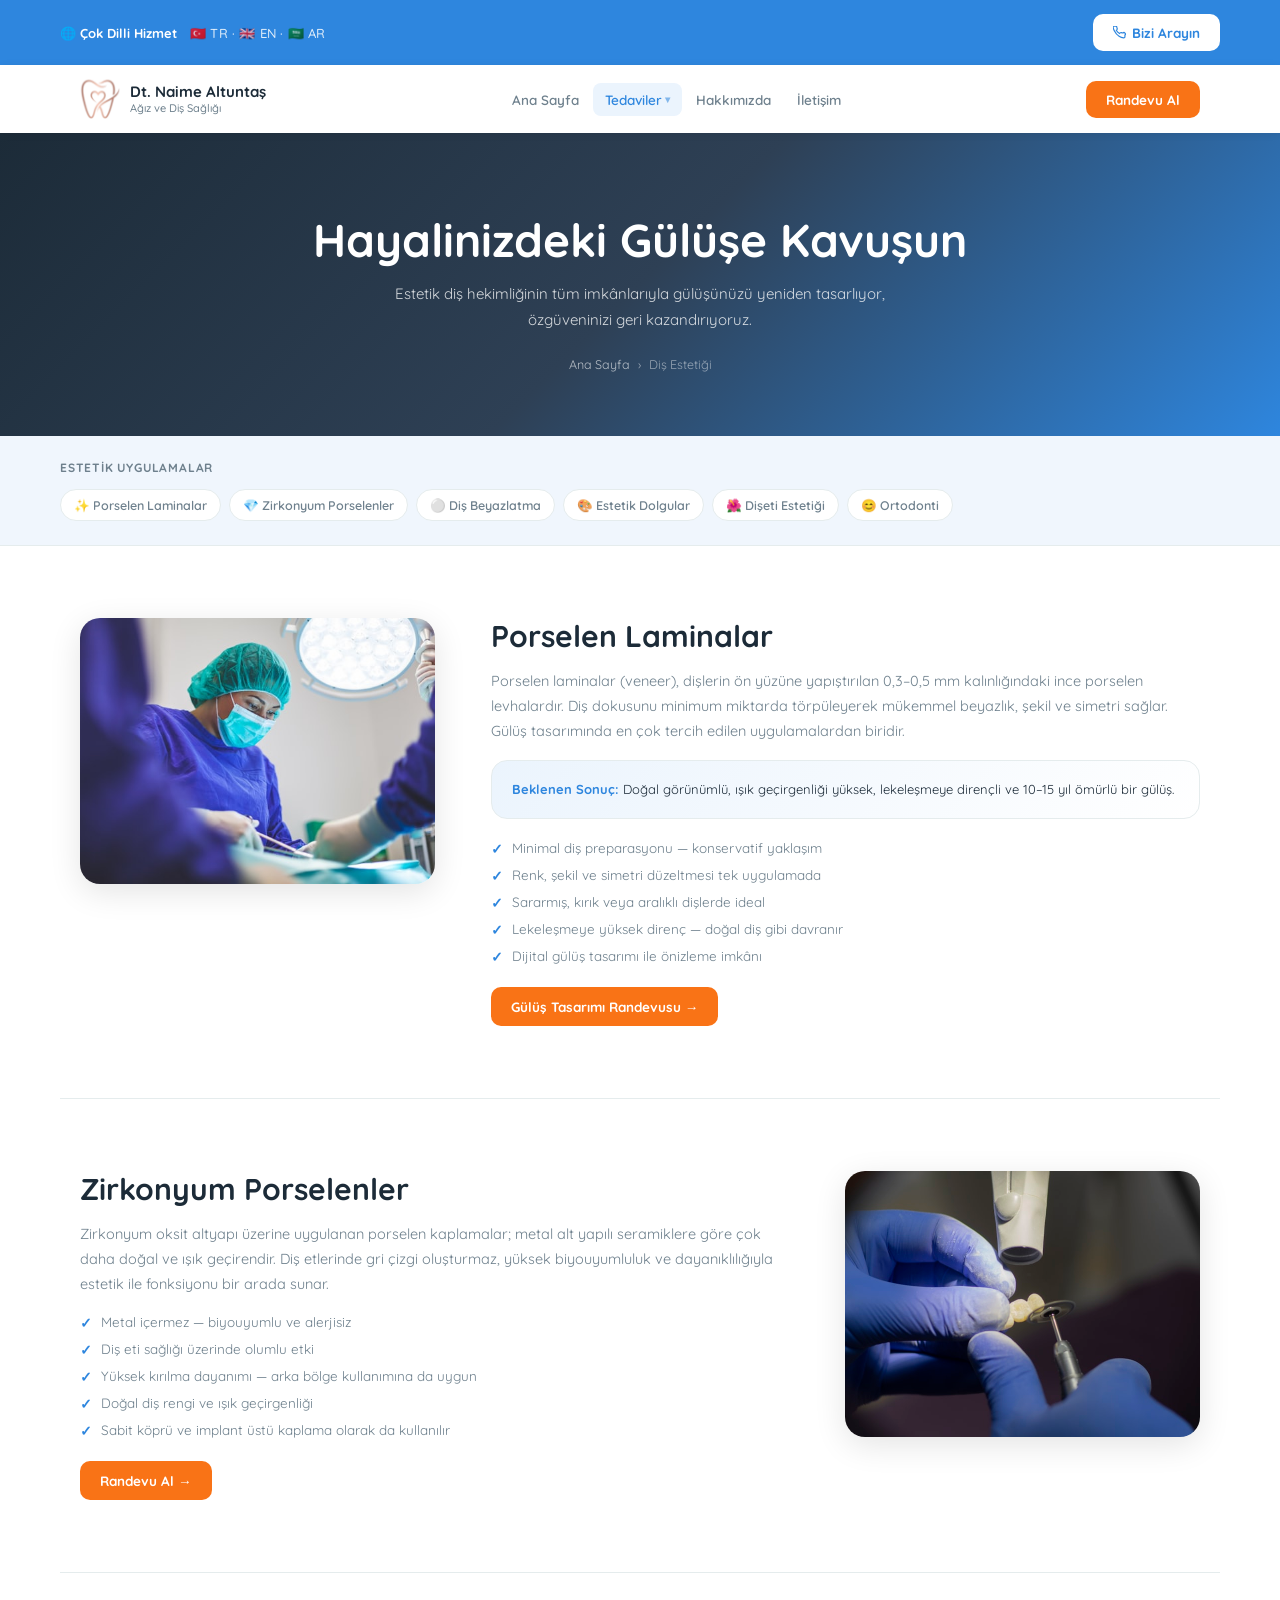
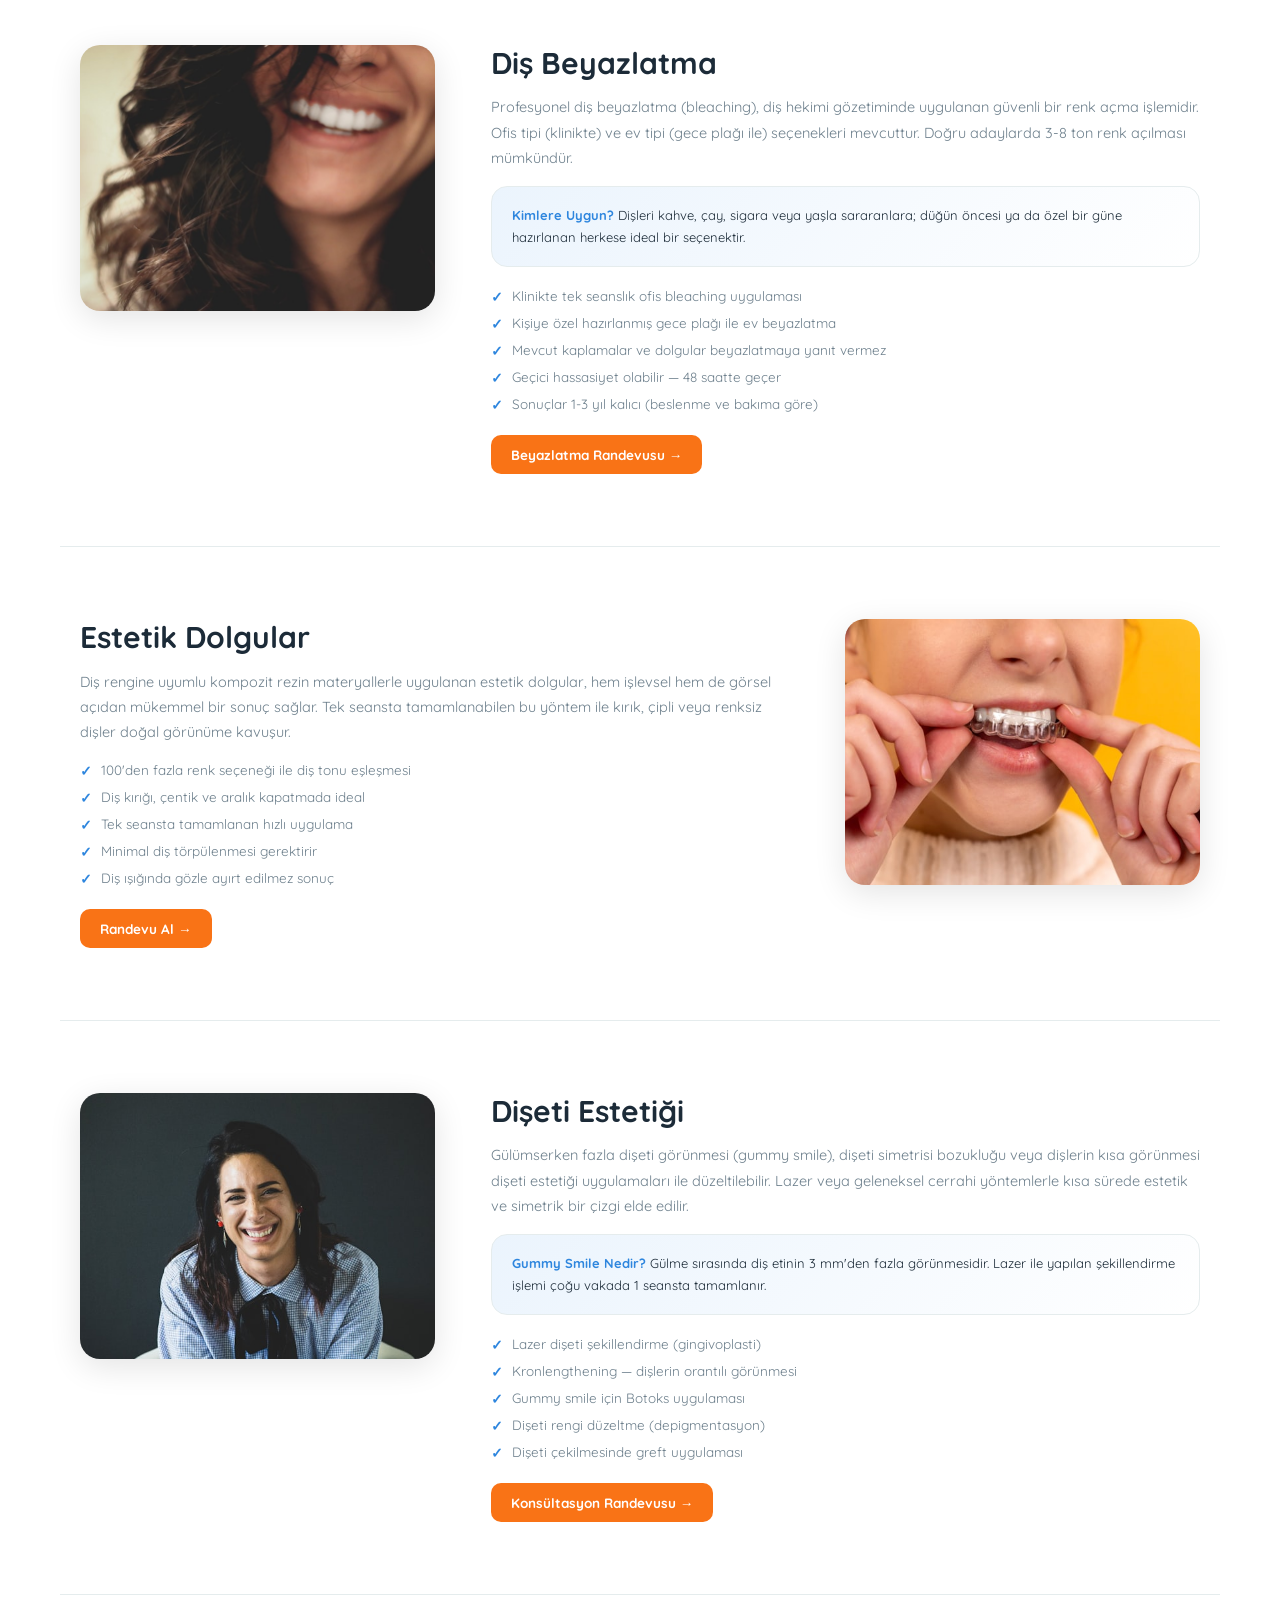
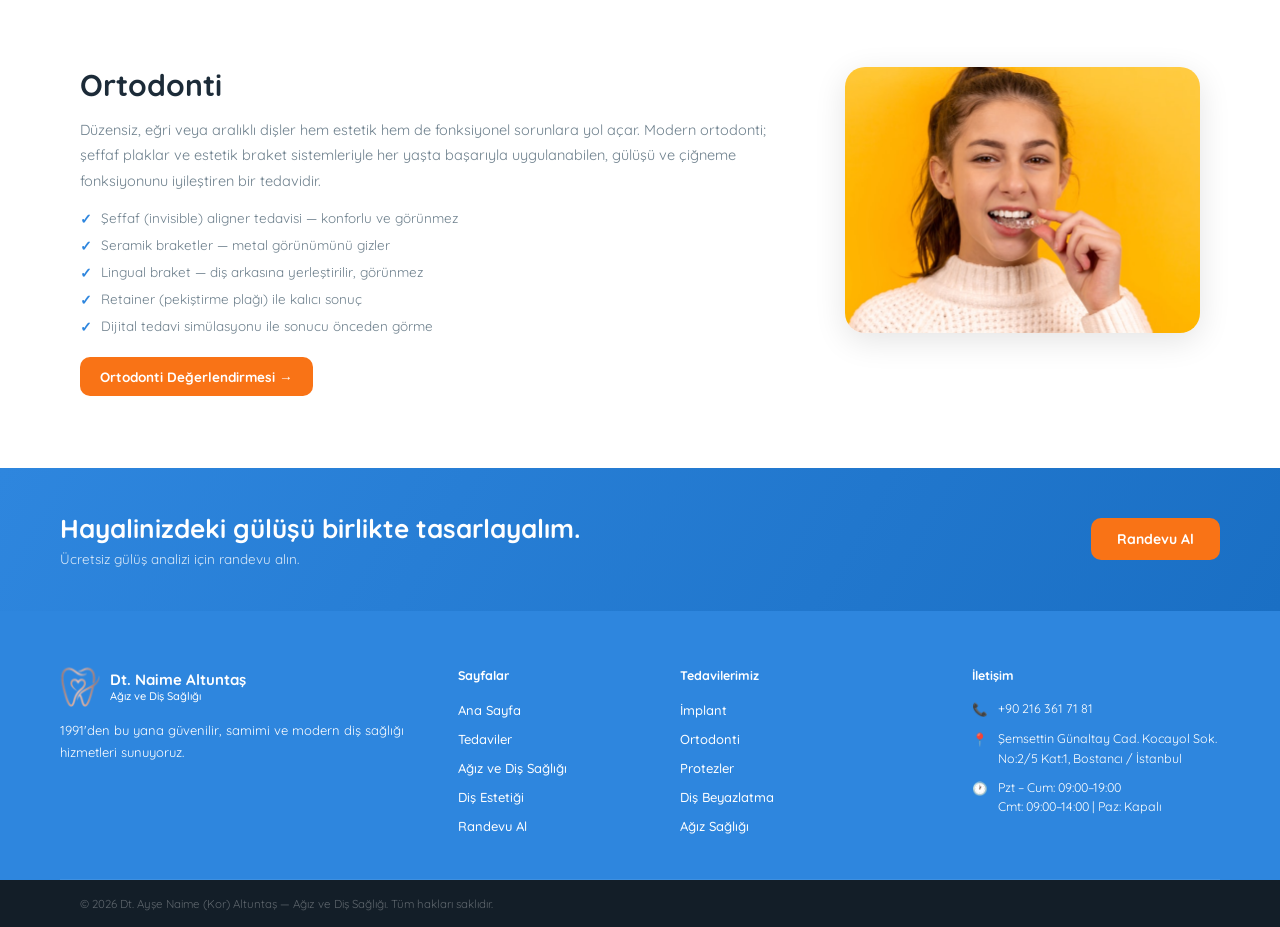
<file: dis-estetigi.html>
<!DOCTYPE html>
<html lang="tr">
<head>
<meta charset="UTF-8">
<meta name="viewport" content="width=device-width, initial-scale=1.0">
<title>Diş Estetiği — Dt. Naime Altuntaş</title>
<link rel="preconnect" href="https://fonts.googleapis.com">
<link rel="preconnect" href="https://fonts.gstatic.com" crossorigin>
<link href="https://fonts.googleapis.com/css2?family=Quicksand:wght@300;400;500;600;700&display=swap" rel="stylesheet">
<link rel="stylesheet" href="style.css">
<link rel="icon" type="image/svg+xml" href="images/logo-icon.svg">
    <link rel="icon" type="image/png" sizes="32x32" href="favicon-32.png">
<link rel="icon" type="image/png" href="favicon.png">
<link rel="apple-touch-icon" href="favicon-180.png">
</head>
<body>

<div class="topbar">
  <div class="topbar-in">
    <span class="topbar-left">
      <span class="topbar-main">🌐 <strong>Çok Dilli Hizmet</strong></span><span class="topbar-langs">🇹🇷 TR · 🇬🇧 EN · 🇸🇦 AR</span>
    </span>
    <a href="tel:+902163617181" class="topbar-btn">
      <svg width="13" height="13" viewBox="0 0 24 24" fill="none" stroke="currentColor" stroke-width="2.2"><path d="M22 16.92v3a2 2 0 01-2.18 2 19.79 19.79 0 01-8.63-3.07A19.5 19.5 0 013.07 9.81a19.79 19.79 0 01-3.07-8.67A2 2 0 012 .18h3a2 2 0 012 1.72c.127.96.361 1.903.7 2.81a2 2 0 01-.45 2.11L6.09 7.91a16 16 0 006 6l1.27-1.27a2 2 0 012.11-.45c.907.339 1.85.573 2.81.7A2 2 0 0122 16.92z"/></svg>
      Bizi Arayın
    </a>
  </div>
</div>

<div class="nav-shell">
  <nav>
    <a href="index.html" class="logo">
      <div class="logo-ico"><img src="images/logo-icon.svg" alt="Logo"></div>
      <div><div class="logo-name">Dt. Naime Altuntaş</div><div class="logo-sub">Ağız ve Diş Sağlığı</div></div>
    </a>
    <ul class="nav-ul">
      <li><a href="index.html#anasayfa">Ana Sayfa</a></li>
      <li class="nav-dd">
        <a href="tedaviler.html" class="active">Tedaviler</a>
        <div class="nav-dd-menu">
          <a href="tedaviler.html">🦷 Tüm Tedaviler</a>
          <a href="agiz-dis-sagligi.html">💧 Ağız ve Diş Sağlığı</a>
          <a href="dis-estetigi.html">✨ Diş Estetiği</a>
        </div>
      </li>
      <li><a href="index.html#hakkimizda">Hakkımızda</a></li>
      <li><a href="index.html#iletisim">İletişim</a></li>
    </ul>
    <a href="index.html#iletisim" class="nav-btn">Randevu Al</a>
    <button class="burger" id="burger" aria-label="Menü"><span></span><span></span><span></span></button>
  </nav>
  <div class="mob-nav" id="mobNav">
    <a href="index.html#anasayfa">Ana Sayfa</a>
    <a href="tedaviler.html">Tedaviler</a>
    <div class="mob-sub">
      <a href="tedaviler.html">🦷 Tüm Tedaviler</a>
      <a href="agiz-dis-sagligi.html">💧 Ağız ve Diş Sağlığı</a>
      <a href="dis-estetigi.html">✨ Diş Estetiği</a>
    </div>
    <a href="index.html#hakkimizda">Hakkımızda</a>
    <a href="index.html#iletisim">İletişim</a>
    <a href="index.html#iletisim">Randevu Al</a>
  </div>
</div>

<div class="page-hero">
  <h1>Hayalinizdeki Gülüşe Kavuşun</h1>
  <p>Estetik diş hekimliğinin tüm imkânlarıyla gülüşünüzü yeniden tasarlıyor, özgüveninizi geri kazandırıyoruz.</p>
  <div class="breadcrumb">
    <a href="index.html">Ana Sayfa</a>
    <span>›</span>
    <span>Diş Estetiği</span>
  </div>
</div>

<div class="toc-wrap">
  <div class="toc-in">
    <h3>Estetik Uygulamalar</h3>
    <div class="toc-grid">
      <a href="#porselen-laminalar" class="toc-link">✨ Porselen Laminalar</a>
      <a href="#zirkonyum" class="toc-link">💎 Zirkonyum Porselenler</a>
      <a href="#dis-beyazlatma" class="toc-link">⚪ Diş Beyazlatma</a>
      <a href="#estetik-dolgular" class="toc-link">🎨 Estetik Dolgular</a>
      <a href="#diseti-estetigi" class="toc-link">🌺 Dişeti Estetiği</a>
      <a href="#ortodonti" class="toc-link">😊 Ortodonti</a>
    </div>
  </div>
</div>

<div class="content">

  <!-- PORSELEN LAMİNALAR -->
  <div class="treat-section fu" id="porselen-laminalar">
    <div class="ts-img">
      <img src="images/photo-1571772996211-2f02c9727629.jpg" alt="Porselen Laminalar">
    </div>
    <div class="ts-body">
      <h2>Porselen Laminalar</h2>
      <p>Porselen laminalar (veneer), dişlerin ön yüzüne yapıştırılan 0,3–0,5 mm kalınlığındaki ince porselen levhalardır. Diş dokusunu minimum miktarda törpüleyerek mükemmel beyazlık, şekil ve simetri sağlar. Gülüş tasarımında en çok tercih edilen uygulamalardan biridir.</p>
      <div class="result-box"><p><strong>Beklenen Sonuç:</strong> Doğal görünümlü, ışık geçirgenliği yüksek, lekeleşmeye dirençli ve 10–15 yıl ömürlü bir gülüş.</p></div>
      <ul class="ts-list">
        <li>Minimal diş preparasyonu — konservatif yaklaşım</li>
        <li>Renk, şekil ve simetri düzeltmesi tek uygulamada</li>
        <li>Sararmış, kırık veya aralıklı dişlerde ideal</li>
        <li>Lekeleşmeye yüksek direnç — doğal diş gibi davranır</li>
        <li>Dijital gülüş tasarımı ile önizleme imkânı</li>
      </ul>
      <a href="index.html#iletisim" class="ts-cta">Gülüş Tasarımı Randevusu →</a>
    </div>
  </div>

  <!-- ZİRKONYUM PORSELENLER -->
  <div class="treat-section fu" id="zirkonyum">
    <div class="ts-body">
      <h2>Zirkonyum Porselenler</h2>
      <p>Zirkonyum oksit altyapı üzerine uygulanan porselen kaplamalar; metal alt yapılı seramiklere göre çok daha doğal ve ışık geçirendir. Diş etlerinde gri çizgi oluşturmaz, yüksek biyouyumluluk ve dayanıklılığıyla estetik ile fonksiyonu bir arada sunar.</p>
      <ul class="ts-list">
        <li>Metal içermez — biyouyumlu ve alerjisiz</li>
        <li>Diş eti sağlığı üzerinde olumlu etki</li>
        <li>Yüksek kırılma dayanımı — arka bölge kullanımına da uygun</li>
        <li>Doğal diş rengi ve ışık geçirgenliği</li>
        <li>Sabit köprü ve implant üstü kaplama olarak da kullanılır</li>
      </ul>
      <a href="index.html#iletisim" class="ts-cta">Randevu Al →</a>
    </div>
    <div class="ts-img">
      <img src="images/photo-1590424693420-634a0b0b782c.jpg" alt="Zirkonyum Porselen">
    </div>
  </div>

  <!-- DİŞ BEYAZLATMA -->
  <div class="treat-section fu" id="dis-beyazlatma">
    <div class="ts-img">
      <img src="images/photo-1489278353717-f64c6ee8a4d2.jpg" alt="Diş Beyazlatma">
    </div>
    <div class="ts-body">
      <h2>Diş Beyazlatma</h2>
      <p>Profesyonel diş beyazlatma (bleaching), diş hekimi gözetiminde uygulanan güvenli bir renk açma işlemidir. Ofis tipi (klinikte) ve ev tipi (gece plağı ile) seçenekleri mevcuttur. Doğru adaylarda 3-8 ton renk açılması mümkündür.</p>
      <div class="result-box"><p><strong>Kimlere Uygun?</strong> Dişleri kahve, çay, sigara veya yaşla sararanlara; düğün öncesi ya da özel bir güne hazırlanan herkese ideal bir seçenektir.</p></div>
      <ul class="ts-list">
        <li>Klinikte tek seanslık ofis bleaching uygulaması</li>
        <li>Kişiye özel hazırlanmış gece plağı ile ev beyazlatma</li>
        <li>Mevcut kaplamalar ve dolgular beyazlatmaya yanıt vermez</li>
        <li>Geçici hassasiyet olabilir — 48 saatte geçer</li>
        <li>Sonuçlar 1-3 yıl kalıcı (beslenme ve bakıma göre)</li>
      </ul>
      <a href="index.html#iletisim" class="ts-cta">Beyazlatma Randevusu →</a>
    </div>
  </div>

  <!-- ESTETİK DOLGULAR -->
  <div class="treat-section fu" id="estetik-dolgular">
    <div class="ts-body">
      <h2>Estetik Dolgular</h2>
      <p>Diş rengine uyumlu kompozit rezin materyallerle uygulanan estetik dolgular, hem işlevsel hem de görsel açıdan mükemmel bir sonuç sağlar. Tek seansta tamamlanabilen bu yöntem ile kırık, çipli veya renksiz dişler doğal görünüme kavuşur.</p>
      <ul class="ts-list">
        <li>100'den fazla renk seçeneği ile diş tonu eşleşmesi</li>
        <li>Diş kırığı, çentik ve aralık kapatmada ideal</li>
        <li>Tek seansta tamamlanan hızlı uygulama</li>
        <li>Minimal diş törpülenmesi gerektirir</li>
        <li>Diş ışığında gözle ayırt edilmez sonuç</li>
      </ul>
      <a href="index.html#iletisim" class="ts-cta">Randevu Al →</a>
    </div>
    <div class="ts-img">
      <img src="images/photo-1609840114035-3c981b782dfe.jpg" alt="Estetik Dolgu">
    </div>
  </div>

  <!-- DİŞETİ ESTETİĞİ -->
  <div class="treat-section fu" id="diseti-estetigi">
    <div class="ts-img">
      <img src="images/photo-1607990283143-e81e7a2c9349.jpg" alt="Dişeti Estetiği">
    </div>
    <div class="ts-body">
      <h2>Dişeti Estetiği</h2>
      <p>Gülümserken fazla dişeti görünmesi (gummy smile), dişeti simetrisi bozukluğu veya dişlerin kısa görünmesi dişeti estetiği uygulamaları ile düzeltilebilir. Lazer veya geleneksel cerrahi yöntemlerle kısa sürede estetik ve simetrik bir çizgi elde edilir.</p>
      <div class="result-box"><p><strong>Gummy Smile Nedir?</strong> Gülme sırasında diş etinin 3 mm'den fazla görünmesidir. Lazer ile yapılan şekillendirme işlemi çoğu vakada 1 seansta tamamlanır.</p></div>
      <ul class="ts-list">
        <li>Lazer dişeti şekillendirme (gingivoplasti)</li>
        <li>Kronlengthening — dişlerin orantılı görünmesi</li>
        <li>Gummy smile için Botoks uygulaması</li>
        <li>Dişeti rengi düzeltme (depigmentasyon)</li>
        <li>Dişeti çekilmesinde greft uygulaması</li>
      </ul>
      <a href="index.html#iletisim" class="ts-cta">Konsültasyon Randevusu →</a>
    </div>
  </div>

  <!-- ORTODONTİ -->
  <div class="treat-section fu" id="ortodonti">
    <div class="ts-body">
      <h2>Ortodonti</h2>
      <p>Düzensiz, eğri veya aralıklı dişler hem estetik hem de fonksiyonel sorunlara yol açar. Modern ortodonti; şeffaf plaklar ve estetik braket sistemleriyle her yaşta başarıyla uygulanabilen, gülüşü ve çiğneme fonksiyonunu iyileştiren bir tedavidir.</p>
      <ul class="ts-list">
        <li>Şeffaf (invisible) aligner tedavisi — konforlu ve görünmez</li>
        <li>Seramik braketler — metal görünümünü gizler</li>
        <li>Lingual braket — diş arkasına yerleştirilir, görünmez</li>
        <li>Retainer (pekiştirme plağı) ile kalıcı sonuç</li>
        <li>Dijital tedavi simülasyonu ile sonucu önceden görme</li>
      </ul>
      <a href="index.html#iletisim" class="ts-cta">Ortodonti Değerlendirmesi →</a>
    </div>
    <div class="ts-img">
      <img src="images/photo-1609840113929-b130355987e1.jpg" alt="Ortodonti">
    </div>
  </div>

</div><!-- /content -->

<div class="cta-band">
  <div class="cta-in">
    <div>
      <h3>Hayalinizdeki gülüşü birlikte tasarlayalım.</h3>
      <p>Ücretsiz gülüş analizi için randevu alın.</p>
    </div>
    <a href="index.html#iletisim" class="btn-wht">Randevu Al</a>
  </div>
</div>

<footer>
  <div class="foot-in">
    <div>
      <a href="index.html" class="logo">
        <div class="logo-ico"><img src="images/logo-icon.svg" alt="Logo"></div>
        <div><div class="logo-name" style="color:#fff">Dt. Naime Altuntaş</div><div class="logo-sub">Ağız ve Diş Sağlığı</div></div>
      </a>
      <p class="foot-desc">1991'den bu yana güvenilir, samimi ve modern diş sağlığı hizmetleri sunuyoruz.</p>
    </div>
    <div class="fcol">
      <h4>Sayfalar</h4>
      <ul>
        <li><a href="index.html">Ana Sayfa</a></li>
        <li><a href="tedaviler.html">Tedaviler</a></li>
        <li><a href="agiz-dis-sagligi.html">Ağız ve Diş Sağlığı</a></li>
        <li><a href="dis-estetigi.html">Diş Estetiği</a></li>
        <li><a href="index.html#iletisim">Randevu Al</a></li>
      </ul>
    </div>
    <div class="fcol">
      <h4>Tedavilerimiz</h4>
      <ul>
        <li><a href="tedaviler.html#implant">İmplant</a></li>
        <li><a href="tedaviler.html#ortodonti">Ortodonti</a></li>
        <li><a href="tedaviler.html#protezler">Protezler</a></li>
        <li><a href="dis-estetigi.html#dis-beyazlatma">Diş Beyazlatma</a></li>
        <li><a href="agiz-dis-sagligi.html">Ağız Sağlığı</a></li>
      </ul>
    </div>
    <div class="fcol">
      <h4>İletişim</h4>
      <div class="fci"><span class="fci-ico">📞</span><span><a href="tel:+902163617181" style="color:inherit;text-decoration:none">+90 216 361 71 81</a></span></div>
      <div class="fci"><span class="fci-ico">📍</span><span>Şemsettin Günaltay Cad. Kocayol Sok. No:2/5 Kat:1, Bostancı / İstanbul</span></div>
      <div class="fci"><span class="fci-ico">🕐</span><span>Pzt – Cum: 09:00–19:00<br>Cmt: 09:00–14:00 | Paz: Kapalı</span></div>
    </div>
  </div>
</footer>
<div class="foot-bar">
  <div class="foot-bot">
    <span>© 2026 Dt. Ayşe Naime (Kor) Altuntaş — Ağız ve Diş Sağlığı. Tüm hakları saklıdır.</span></span>
  </div>
</div>

<script>
const burger = document.getElementById('burger');
const mobNav = document.getElementById('mobNav');
burger.addEventListener('click', () => {
  const open = mobNav.classList.toggle('open');
  burger.classList.toggle('open', open);
});
mobNav.querySelectorAll('a').forEach(a => a.addEventListener('click', () => {
  mobNav.classList.remove('open');
  burger.classList.remove('open');
}));
const io = new IntersectionObserver(entries => {
  entries.forEach(e => { if (e.isIntersecting) e.target.classList.add('in'); });
}, { threshold: 0.1 });
document.querySelectorAll('.fu').forEach(el => io.observe(el));
</script>
</body>
</html>
</file>
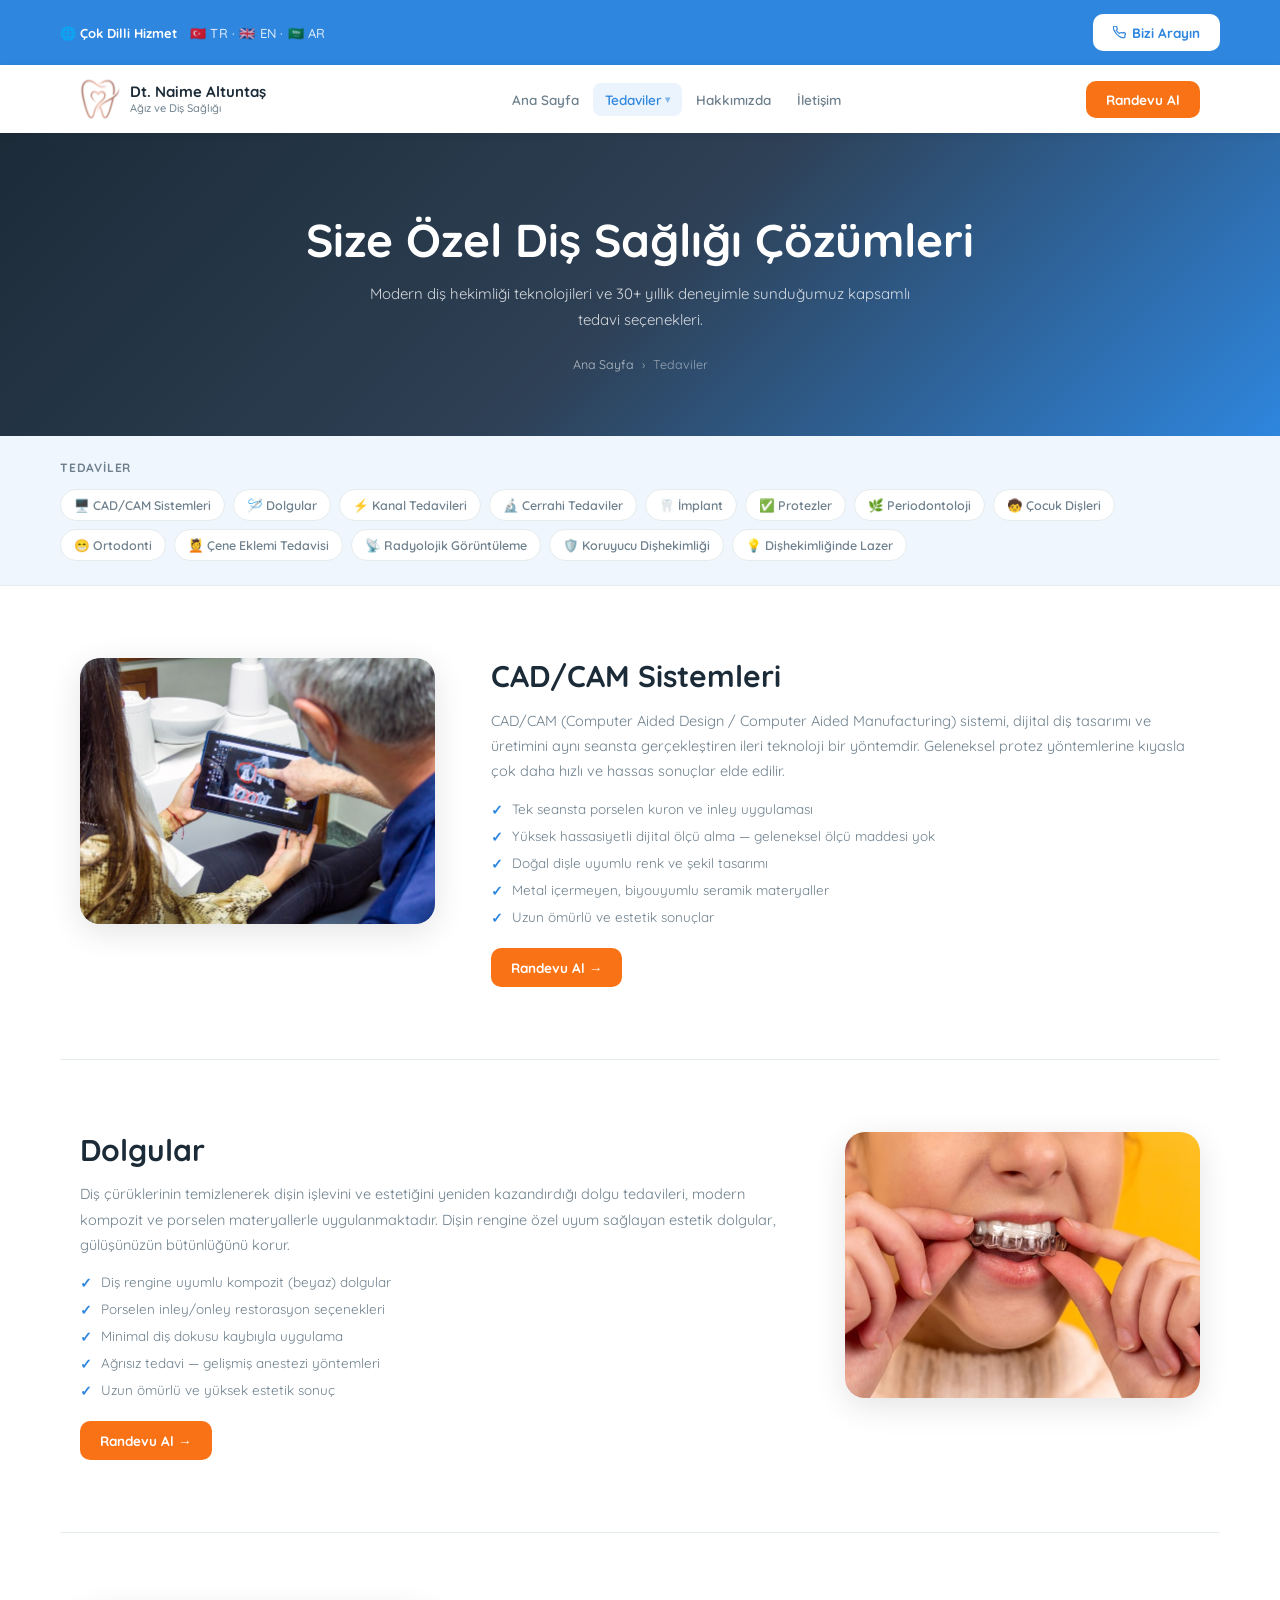
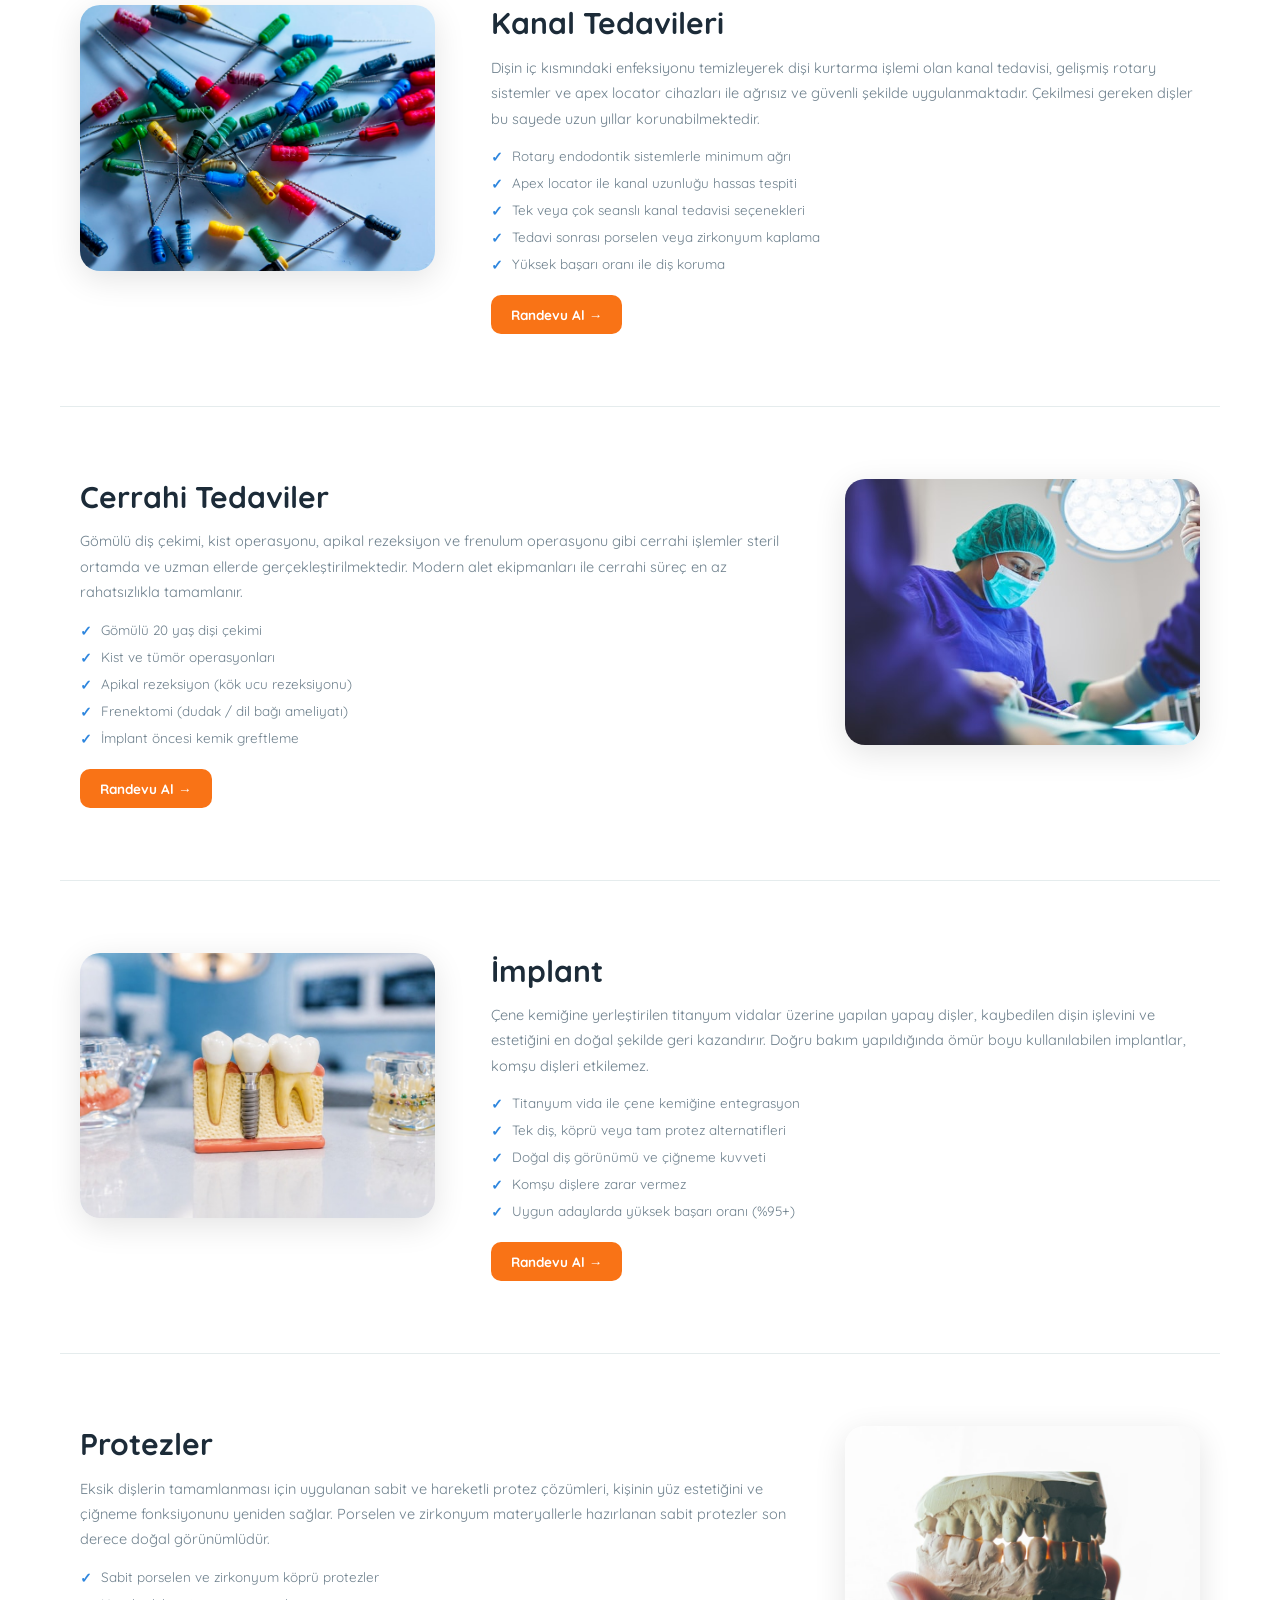
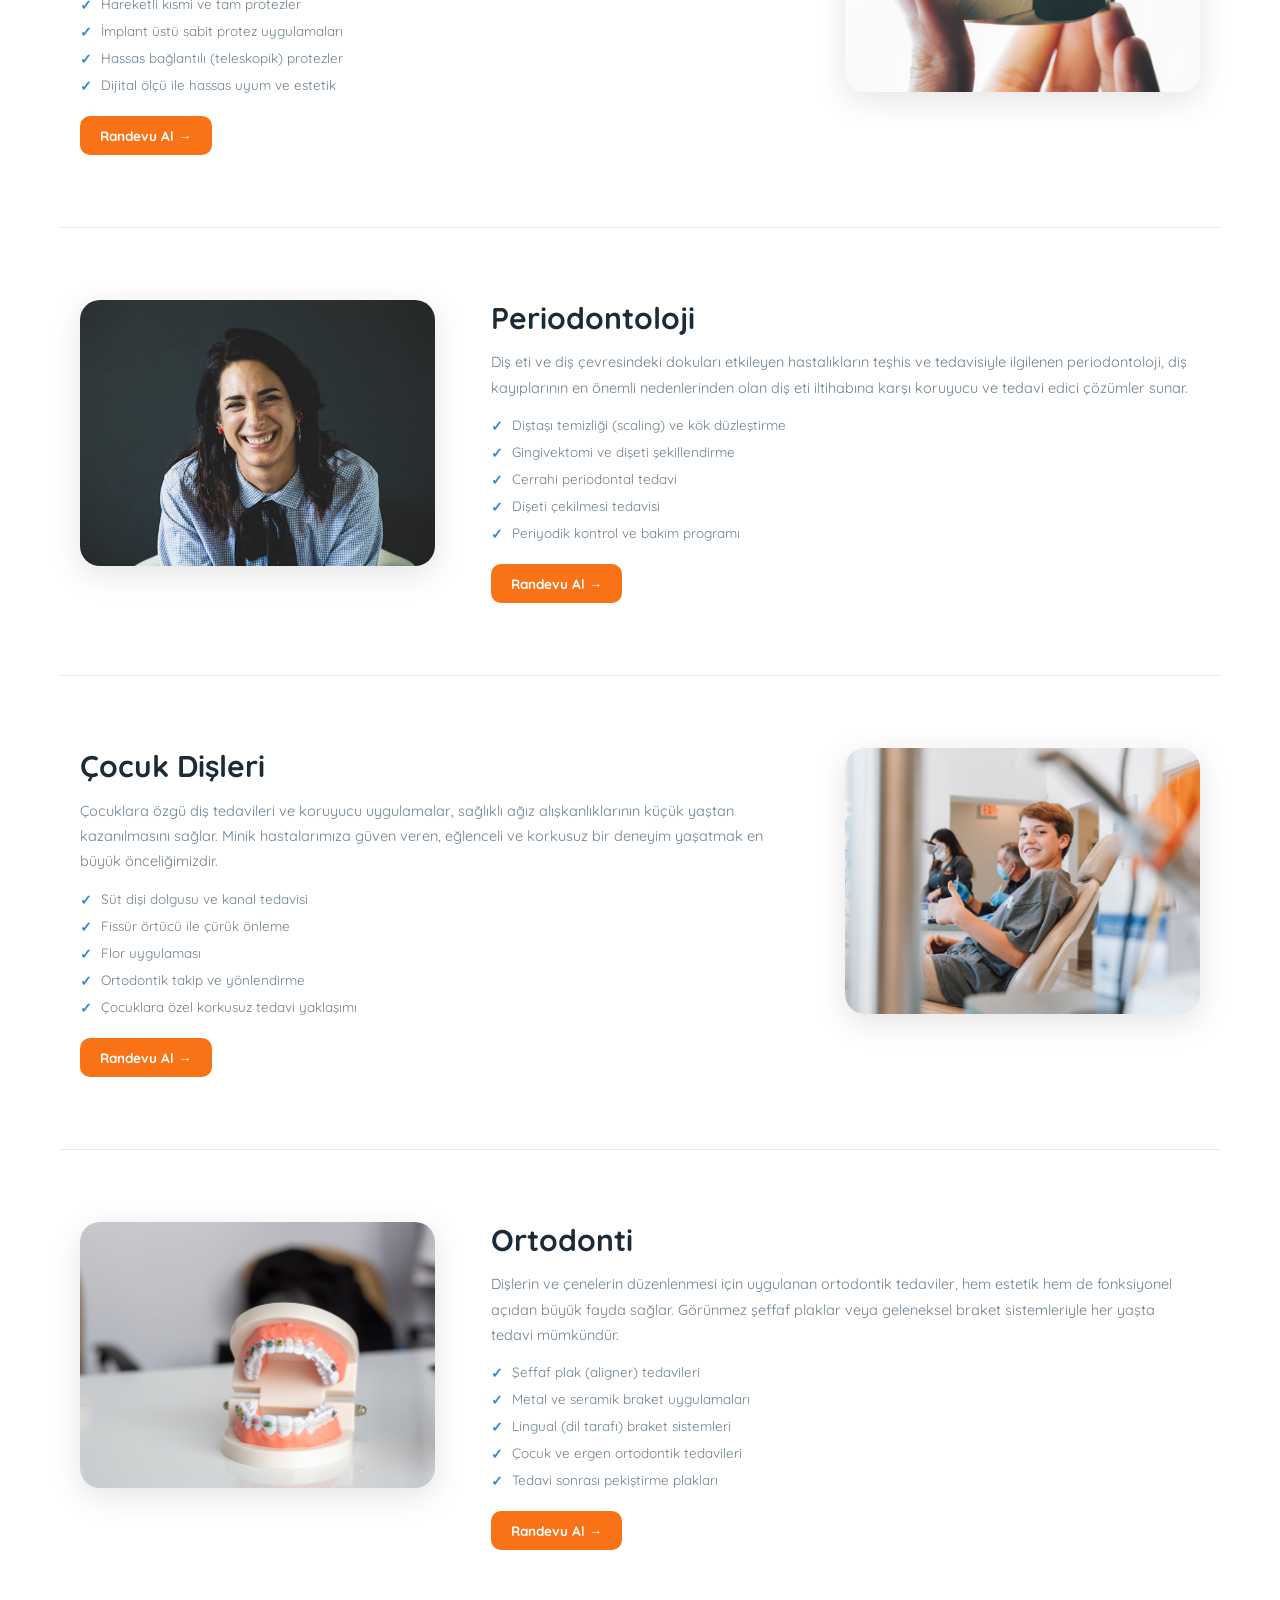
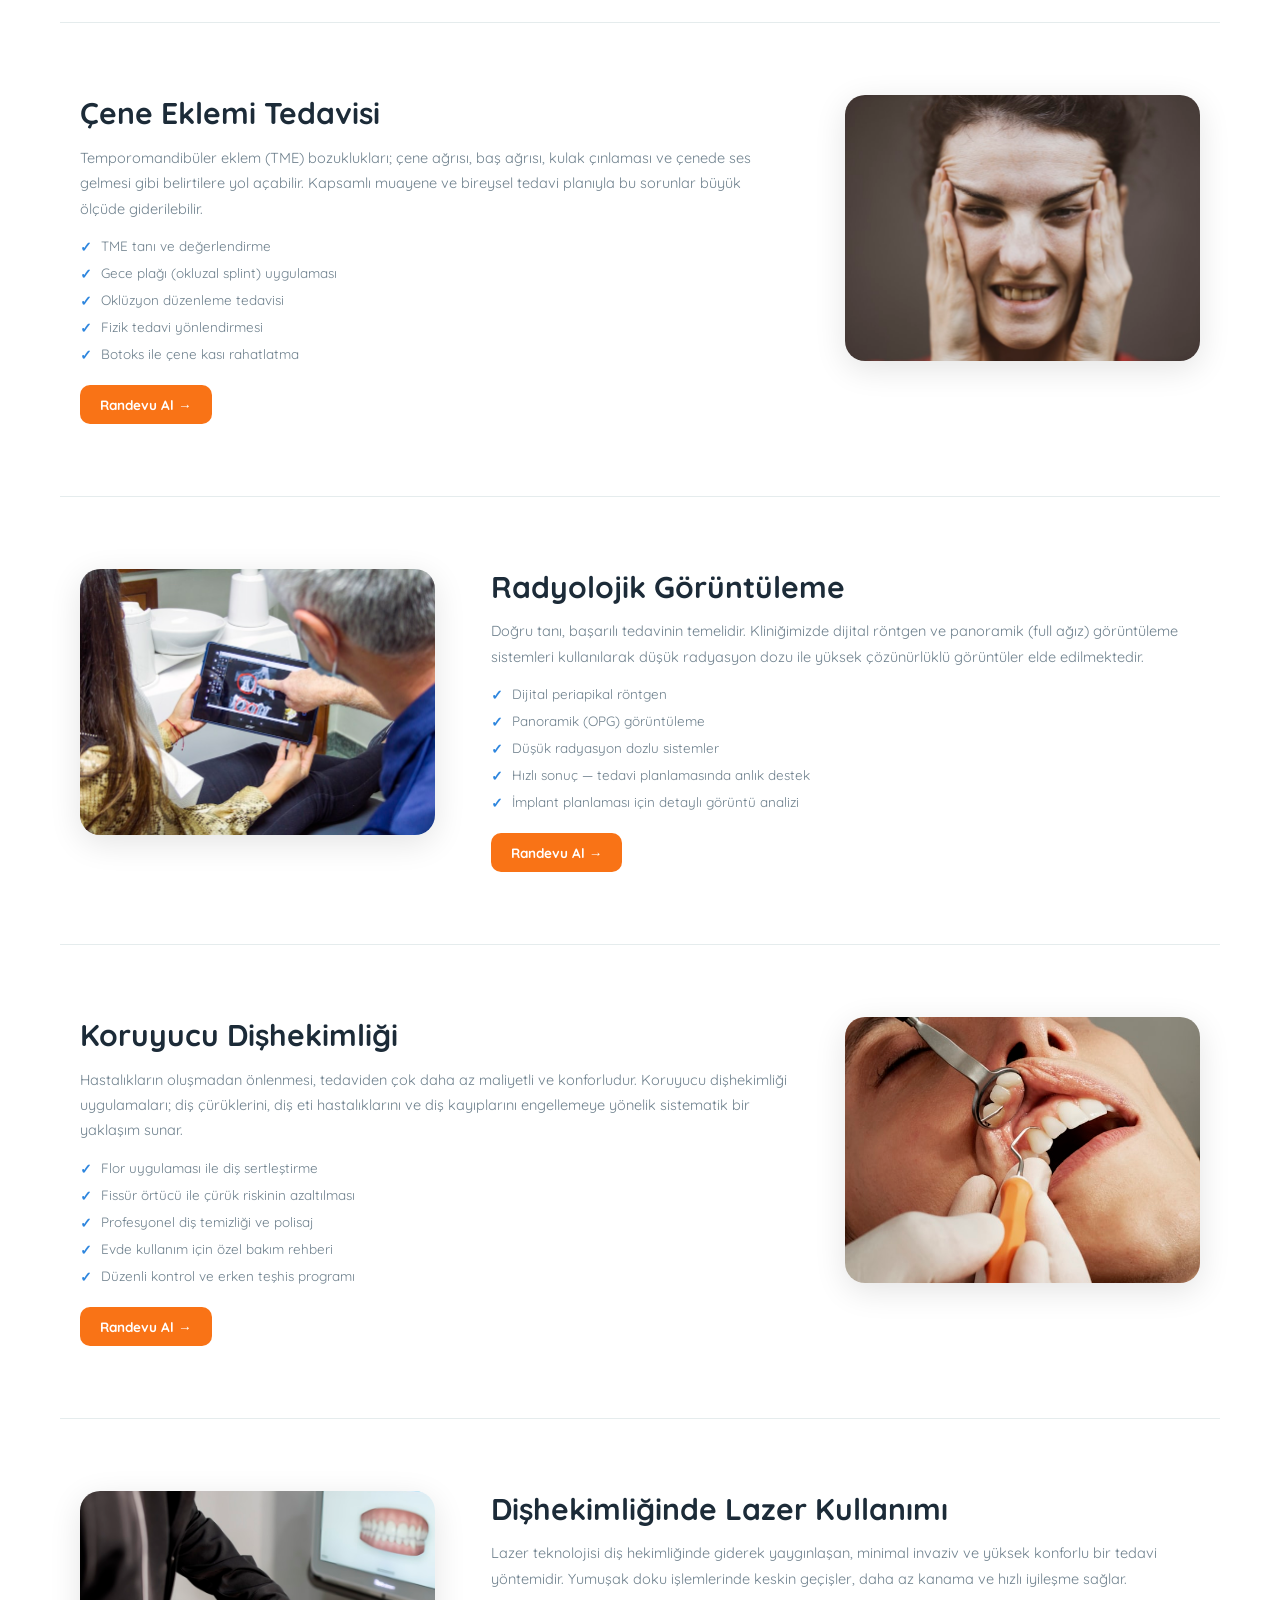
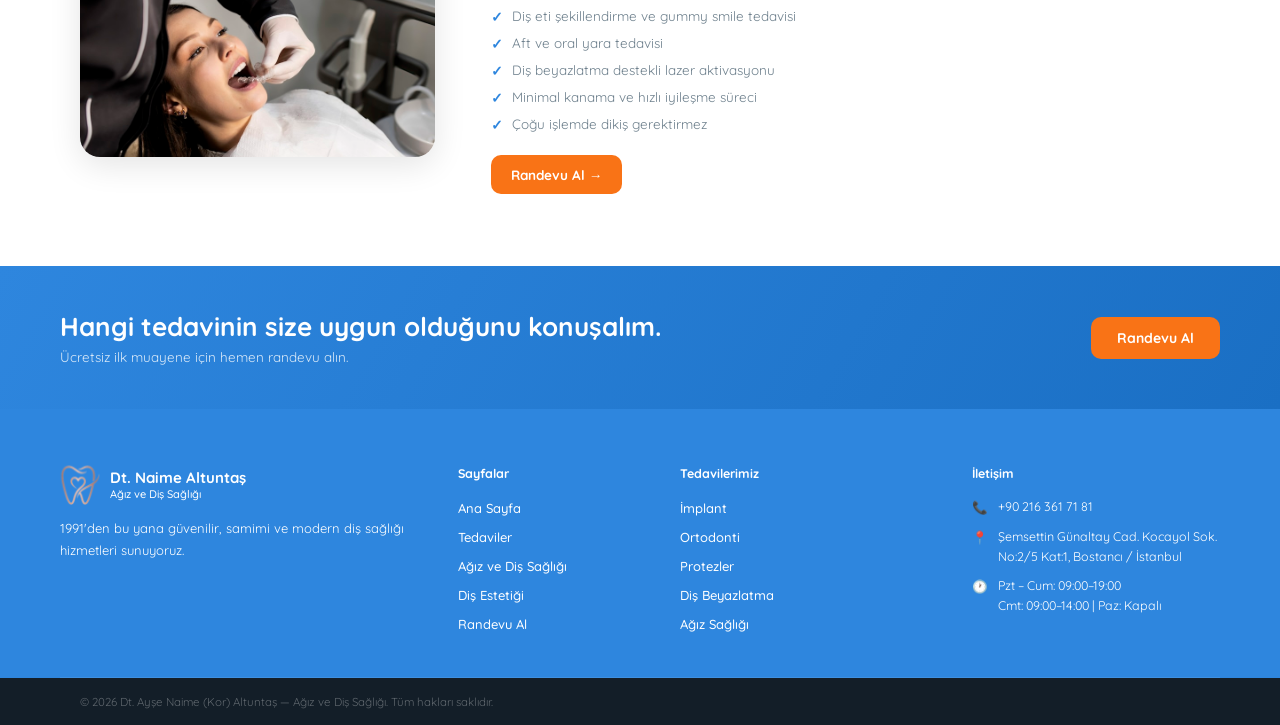
<file: tedaviler.html>
<!DOCTYPE html>
<html lang="tr">
<head>
<meta charset="UTF-8">
<meta name="viewport" content="width=device-width, initial-scale=1.0">
<title>Tedavilerimiz — Dt. Naime Altuntaş</title>
<link rel="preconnect" href="https://fonts.googleapis.com">
<link rel="preconnect" href="https://fonts.gstatic.com" crossorigin>
<link href="https://fonts.googleapis.com/css2?family=Quicksand:wght@300;400;500;600;700&display=swap" rel="stylesheet">
<link rel="stylesheet" href="style.css">
<link rel="icon" type="image/svg+xml" href="images/logo-icon.svg">
    <link rel="icon" type="image/png" sizes="32x32" href="favicon-32.png">
<link rel="icon" type="image/png" href="favicon.png">
<link rel="apple-touch-icon" href="favicon-180.png">
</head>
<body>

<!-- TOP BAR -->
<div class="topbar">
  <div class="topbar-in">
    <span class="topbar-left">
      <span class="topbar-main">🌐 <strong>Çok Dilli Hizmet</strong></span><span class="topbar-langs">🇹🇷 TR · 🇬🇧 EN · 🇸🇦 AR</span>
    </span>
    <a href="tel:+902163617181" class="topbar-btn">
      <svg width="13" height="13" viewBox="0 0 24 24" fill="none" stroke="currentColor" stroke-width="2.2"><path d="M22 16.92v3a2 2 0 01-2.18 2 19.79 19.79 0 01-8.63-3.07A19.5 19.5 0 013.07 9.81a19.79 19.79 0 01-3.07-8.67A2 2 0 012 .18h3a2 2 0 012 1.72c.127.96.361 1.903.7 2.81a2 2 0 01-.45 2.11L6.09 7.91a16 16 0 006 6l1.27-1.27a2 2 0 012.11-.45c.907.339 1.85.573 2.81.7A2 2 0 0122 16.92z"/></svg>
      Bizi Arayın
    </a>
  </div>
</div>

<!-- NAV -->
<div class="nav-shell">
  <nav>
    <a href="index.html" class="logo">
      <div class="logo-ico"><img src="images/logo-icon.svg" alt="Logo"></div>
      <div><div class="logo-name">Dt. Naime Altuntaş</div><div class="logo-sub">Ağız ve Diş Sağlığı</div></div>
    </a>
    <ul class="nav-ul">
      <li><a href="index.html#anasayfa">Ana Sayfa</a></li>
      <li class="nav-dd">
        <a href="tedaviler.html" class="active">Tedaviler</a>
        <div class="nav-dd-menu">
          <a href="tedaviler.html">🦷 Tüm Tedaviler</a>
          <a href="agiz-dis-sagligi.html">💧 Ağız ve Diş Sağlığı</a>
          <a href="dis-estetigi.html">✨ Diş Estetiği</a>
        </div>
      </li>
      <li><a href="index.html#hakkimizda">Hakkımızda</a></li>
      <li><a href="index.html#iletisim">İletişim</a></li>
    </ul>
    <a href="index.html#iletisim" class="nav-btn">Randevu Al</a>
    <button class="burger" id="burger" aria-label="Menü"><span></span><span></span><span></span></button>
  </nav>
  <div class="mob-nav" id="mobNav">
    <a href="index.html#anasayfa">Ana Sayfa</a>
    <a href="tedaviler.html">Tedaviler</a>
    <div class="mob-sub">
      <a href="tedaviler.html">🦷 Tüm Tedaviler</a>
      <a href="agiz-dis-sagligi.html">💧 Ağız ve Diş Sağlığı</a>
      <a href="dis-estetigi.html">✨ Diş Estetiği</a>
    </div>
    <a href="index.html#hakkimizda">Hakkımızda</a>
    <a href="index.html#iletisim">İletişim</a>
    <a href="index.html#iletisim">Randevu Al</a>
  </div>
</div>

<!-- PAGE HERO -->
<div class="page-hero">
  <h1>Size Özel Diş Sağlığı Çözümleri</h1>
  <p>Modern diş hekimliği teknolojileri ve 30+ yıllık deneyimle sunduğumuz kapsamlı tedavi seçenekleri.</p>
  <div class="breadcrumb">
    <a href="index.html">Ana Sayfa</a>
    <span>›</span>
    <span>Tedaviler</span>
  </div>
</div>

<!-- TABLE OF CONTENTS -->
<div class="toc-wrap">
  <div class="toc-in">
    <h3>Tedaviler</h3>
    <div class="toc-grid">
      <a href="#cad-cam" class="toc-link">🖥️ CAD/CAM Sistemleri</a>
      <a href="#dolgular" class="toc-link">🪡 Dolgular</a>
      <a href="#kanal-tedavileri" class="toc-link">⚡ Kanal Tedavileri</a>
      <a href="#cerrahi-tedaviler" class="toc-link">🔬 Cerrahi Tedaviler</a>
      <a href="#implant" class="toc-link">🦷 İmplant</a>
      <a href="#protezler" class="toc-link">✅ Protezler</a>
      <a href="#periodontoloji" class="toc-link">🌿 Periodontoloji</a>
      <a href="#cocuk-disleri" class="toc-link">🧒 Çocuk Dişleri</a>
      <a href="#ortodonti" class="toc-link">😁 Ortodonti</a>
      <a href="#cene-eklemi" class="toc-link">💆 Çene Eklemi Tedavisi</a>
      <a href="#radyolojik" class="toc-link">📡 Radyolojik Görüntüleme</a>
      <a href="#koruyucu" class="toc-link">🛡️ Koruyucu Dişhekimliği</a>
      <a href="#lazer" class="toc-link">💡 Dişhekimliğinde Lazer</a>
    </div>
  </div>
</div>

<!-- CONTENT -->
<div class="content">

  <!-- CAD/CAM -->
  <div class="treat-section fu" id="cad-cam">
    <div class="ts-img">
      <img src="images/photo-1619691249147-c5689d88016b.jpg" alt="CAD/CAM Sistemleri">
    </div>
    <div class="ts-body">
      <h2>CAD/CAM Sistemleri</h2>
      <p>CAD/CAM (Computer Aided Design / Computer Aided Manufacturing) sistemi, dijital diş tasarımı ve üretimini aynı seansta gerçekleştiren ileri teknoloji bir yöntemdir. Geleneksel protez yöntemlerine kıyasla çok daha hızlı ve hassas sonuçlar elde edilir.</p>
      <ul class="ts-list">
        <li>Tek seansta porselen kuron ve inley uygulaması</li>
        <li>Yüksek hassasiyetli dijital ölçü alma — geleneksel ölçü maddesi yok</li>
        <li>Doğal dişle uyumlu renk ve şekil tasarımı</li>
        <li>Metal içermeyen, biyouyumlu seramik materyaller</li>
        <li>Uzun ömürlü ve estetik sonuçlar</li>
      </ul>
      <a href="index.html#iletisim" class="ts-cta">Randevu Al →</a>
    </div>
  </div>

  <!-- DOLGULAR -->
  <div class="treat-section fu" id="dolgular">
    <div class="ts-body">
      <h2>Dolgular</h2>
      <p>Diş çürüklerinin temizlenerek dişin işlevini ve estetiğini yeniden kazandırdığı dolgu tedavileri, modern kompozit ve porselen materyallerle uygulanmaktadır. Dişin rengine özel uyum sağlayan estetik dolgular, gülüşünüzün bütünlüğünü korur.</p>
      <ul class="ts-list">
        <li>Diş rengine uyumlu kompozit (beyaz) dolgular</li>
        <li>Porselen inley/onley restorasyon seçenekleri</li>
        <li>Minimal diş dokusu kaybıyla uygulama</li>
        <li>Ağrısız tedavi — gelişmiş anestezi yöntemleri</li>
        <li>Uzun ömürlü ve yüksek estetik sonuç</li>
      </ul>
      <a href="index.html#iletisim" class="ts-cta">Randevu Al →</a>
    </div>
    <div class="ts-img">
      <img src="images/photo-1609840114035-3c981b782dfe.jpg" alt="Diş Dolgusu">
    </div>
  </div>

  <!-- KANAL -->
  <div class="treat-section fu" id="kanal-tedavileri">
    <div class="ts-img">
      <img src="images/photo-1643300121654-0463aee2dc8b.jpg" alt="Kanal Tedavisi">
    </div>
    <div class="ts-body">
      <h2>Kanal Tedavileri</h2>
      <p>Dişin iç kısmındaki enfeksiyonu temizleyerek dişi kurtarma işlemi olan kanal tedavisi, gelişmiş rotary sistemler ve apex locator cihazları ile ağrısız ve güvenli şekilde uygulanmaktadır. Çekilmesi gereken dişler bu sayede uzun yıllar korunabilmektedir.</p>
      <ul class="ts-list">
        <li>Rotary endodontik sistemlerle minimum ağrı</li>
        <li>Apex locator ile kanal uzunluğu hassas tespiti</li>
        <li>Tek veya çok seanslı kanal tedavisi seçenekleri</li>
        <li>Tedavi sonrası porselen veya zirkonyum kaplama</li>
        <li>Yüksek başarı oranı ile diş koruma</li>
      </ul>
      <a href="index.html#iletisim" class="ts-cta">Randevu Al →</a>
    </div>
  </div>

  <!-- CERRAHİ -->
  <div class="treat-section fu" id="cerrahi-tedaviler">
    <div class="ts-body">
      <h2>Cerrahi Tedaviler</h2>
      <p>Gömülü diş çekimi, kist operasyonu, apikal rezeksiyon ve frenulum operasyonu gibi cerrahi işlemler steril ortamda ve uzman ellerde gerçekleştirilmektedir. Modern alet ekipmanları ile cerrahi süreç en az rahatsızlıkla tamamlanır.</p>
      <ul class="ts-list">
        <li>Gömülü 20 yaş dişi çekimi</li>
        <li>Kist ve tümör operasyonları</li>
        <li>Apikal rezeksiyon (kök ucu rezeksiyonu)</li>
        <li>Frenektomi (dudak / dil bağı ameliyatı)</li>
        <li>İmplant öncesi kemik greftleme</li>
      </ul>
      <a href="index.html#iletisim" class="ts-cta">Randevu Al →</a>
    </div>
    <div class="ts-img">
      <img src="images/photo-1571772996211-2f02c9727629.jpg" alt="Cerrahi Tedavi">
    </div>
  </div>

  <!-- İMPLANT -->
  <div class="treat-section fu" id="implant">
    <div class="ts-img">
      <img src="images/photo-1777444270707-850bfe730c10.jpg" alt="Diş İmplantı">
    </div>
    <div class="ts-body">
      <h2>İmplant</h2>
      <p>Çene kemiğine yerleştirilen titanyum vidalar üzerine yapılan yapay dişler, kaybedilen dişin işlevini ve estetiğini en doğal şekilde geri kazandırır. Doğru bakım yapıldığında ömür boyu kullanılabilen implantlar, komşu dişleri etkilemez.</p>
      <ul class="ts-list">
        <li>Titanyum vida ile çene kemiğine entegrasyon</li>
        <li>Tek diş, köprü veya tam protez alternatifleri</li>
        <li>Doğal diş görünümü ve çiğneme kuvveti</li>
        <li>Komşu dişlere zarar vermez</li>
        <li>Uygun adaylarda yüksek başarı oranı (%95+)</li>
      </ul>
      <a href="index.html#iletisim" class="ts-cta">Randevu Al →</a>
    </div>
  </div>

  <!-- PROTEZLER -->
  <div class="treat-section fu" id="protezler">
    <div class="ts-body">
      <h2>Protezler</h2>
      <p>Eksik dişlerin tamamlanması için uygulanan sabit ve hareketli protez çözümleri, kişinin yüz estetiğini ve çiğneme fonksiyonunu yeniden sağlar. Porselen ve zirkonyum materyallerle hazırlanan sabit protezler son derece doğal görünümlüdür.</p>
      <ul class="ts-list">
        <li>Sabit porselen ve zirkonyum köprü protezler</li>
        <li>Hareketli kısmi ve tam protezler</li>
        <li>İmplant üstü sabit protez uygulamaları</li>
        <li>Hassas bağlantılı (teleskopik) protezler</li>
        <li>Dijital ölçü ile hassas uyum ve estetik</li>
      </ul>
      <a href="index.html#iletisim" class="ts-cta">Randevu Al →</a>
    </div>
    <div class="ts-img">
      <img src="images/photo-1612736777093-461fb48101d7.jpg" alt="Diş Protezi">
    </div>
  </div>

  <!-- PERİODONTOLOJİ -->
  <div class="treat-section fu" id="periodontoloji">
    <div class="ts-img">
      <img src="images/photo-1607990283143-e81e7a2c9349.jpg" alt="Periodontoloji">
    </div>
    <div class="ts-body">
      <h2>Periodontoloji</h2>
      <p>Diş eti ve diş çevresindeki dokuları etkileyen hastalıkların teşhis ve tedavisiyle ilgilenen periodontoloji, diş kayıplarının en önemli nedenlerinden olan diş eti iltihabına karşı koruyucu ve tedavi edici çözümler sunar.</p>
      <ul class="ts-list">
        <li>Diştaşı temizliği (scaling) ve kök düzleştirme</li>
        <li>Gingivektomi ve dişeti şekillendirme</li>
        <li>Cerrahi periodontal tedavi</li>
        <li>Dişeti çekilmesi tedavisi</li>
        <li>Periyodik kontrol ve bakım programı</li>
      </ul>
      <a href="index.html#iletisim" class="ts-cta">Randevu Al →</a>
    </div>
  </div>

  <!-- ÇOCUK DİŞLERİ -->
  <div class="treat-section fu" id="cocuk-disleri">
    <div class="ts-body">
      <h2>Çocuk Dişleri</h2>
      <p>Çocuklara özgü diş tedavileri ve koruyucu uygulamalar, sağlıklı ağız alışkanlıklarının küçük yaştan kazanılmasını sağlar. Minik hastalarımıza güven veren, eğlenceli ve korkusuz bir deneyim yaşatmak en büyük önceliğimizdir.</p>
      <ul class="ts-list">
        <li>Süt dişi dolgusu ve kanal tedavisi</li>
        <li>Fissür örtücü ile çürük önleme</li>
        <li>Flor uygulaması</li>
        <li>Ortodontik takip ve yönlendirme</li>
        <li>Çocuklara özel korkusuz tedavi yaklaşımı</li>
      </ul>
      <a href="index.html#iletisim" class="ts-cta">Randevu Al →</a>
    </div>
    <div class="ts-img">
      <img src="images/photo-1631051103633-24959376b92d.jpg" alt="Çocuk Diş Hekimliği">
    </div>
  </div>

  <!-- ORTODONTİ -->
  <div class="treat-section fu" id="ortodonti">
    <div class="ts-img">
      <img src="images/photo-1620775997780-a01e050a9db4.jpg" alt="Ortodonti">
    </div>
    <div class="ts-body">
      <h2>Ortodonti</h2>
      <p>Dişlerin ve çenelerin düzenlenmesi için uygulanan ortodontik tedaviler, hem estetik hem de fonksiyonel açıdan büyük fayda sağlar. Görünmez şeffaf plaklar veya geleneksel braket sistemleriyle her yaşta tedavi mümkündür.</p>
      <ul class="ts-list">
        <li>Şeffaf plak (aligner) tedavileri</li>
        <li>Metal ve seramik braket uygulamaları</li>
        <li>Lingual (dil tarafı) braket sistemleri</li>
        <li>Çocuk ve ergen ortodontik tedavileri</li>
        <li>Tedavi sonrası pekiştirme plakları</li>
      </ul>
      <a href="index.html#iletisim" class="ts-cta">Randevu Al →</a>
    </div>
  </div>

  <!-- ÇENE EKLEMİ -->
  <div class="treat-section fu" id="cene-eklemi">
    <div class="ts-body">
      <h2>Çene Eklemi Tedavisi</h2>
      <p>Temporomandibüler eklem (TME) bozuklukları; çene ağrısı, baş ağrısı, kulak çınlaması ve çenede ses gelmesi gibi belirtilere yol açabilir. Kapsamlı muayene ve bireysel tedavi planıyla bu sorunlar büyük ölçüde giderilebilir.</p>
      <ul class="ts-list">
        <li>TME tanı ve değerlendirme</li>
        <li>Gece plağı (okluzal splint) uygulaması</li>
        <li>Oklüzyon düzenleme tedavisi</li>
        <li>Fizik tedavi yönlendirmesi</li>
        <li>Botoks ile çene kası rahatlatma</li>
      </ul>
      <a href="index.html#iletisim" class="ts-cta">Randevu Al →</a>
    </div>
    <div class="ts-img">
      <img src="images/photo-1583330618332-d1cc2fab8936.jpg" alt="Çene Eklemi Tedavisi">
    </div>
  </div>

  <!-- RADYOLOJİK -->
  <div class="treat-section fu" id="radyolojik">
    <div class="ts-img">
      <img src="images/photo-1619691249147-c5689d88016b.jpg" alt="Radyolojik Görüntüleme">
    </div>
    <div class="ts-body">
      <h2>Radyolojik Görüntüleme</h2>
      <p>Doğru tanı, başarılı tedavinin temelidir. Kliniğimizde dijital röntgen ve panoramik (full ağız) görüntüleme sistemleri kullanılarak düşük radyasyon dozu ile yüksek çözünürlüklü görüntüler elde edilmektedir.</p>
      <ul class="ts-list">
        <li>Dijital periapikal röntgen</li>
        <li>Panoramik (OPG) görüntüleme</li>
        <li>Düşük radyasyon dozlu sistemler</li>
        <li>Hızlı sonuç — tedavi planlamasında anlık destek</li>
        <li>İmplant planlaması için detaylı görüntü analizi</li>
      </ul>
      <a href="index.html#iletisim" class="ts-cta">Randevu Al →</a>
    </div>
  </div>

  <!-- KORUYUCU -->
  <div class="treat-section fu" id="koruyucu">
    <div class="ts-body">
      <h2>Koruyucu Dişhekimliği</h2>
      <p>Hastalıkların oluşmadan önlenmesi, tedaviden çok daha az maliyetli ve konforludur. Koruyucu dişhekimliği uygulamaları; diş çürüklerini, diş eti hastalıklarını ve diş kayıplarını engellemeye yönelik sistematik bir yaklaşım sunar.</p>
      <ul class="ts-list">
        <li>Flor uygulaması ile diş sertleştirme</li>
        <li>Fissür örtücü ile çürük riskinin azaltılması</li>
        <li>Profesyonel diş temizliği ve polisaj</li>
        <li>Evde kullanım için özel bakım rehberi</li>
        <li>Düzenli kontrol ve erken teşhis programı</li>
      </ul>
      <a href="index.html#iletisim" class="ts-cta">Randevu Al →</a>
    </div>
    <div class="ts-img">
      <img src="images/photo-1606811971618-4486d14f3f99.jpg" alt="Koruyucu Dişhekimliği">
    </div>
  </div>

  <!-- LAZER -->
  <div class="treat-section fu" id="lazer">
    <div class="ts-img">
      <img src="images/photo-1667133295315-820bb6481730.jpg" alt="Lazer Tedavi">
    </div>
    <div class="ts-body">
      <h2>Dişhekimliğinde Lazer Kullanımı</h2>
      <p>Lazer teknolojisi diş hekimliğinde giderek yaygınlaşan, minimal invaziv ve yüksek konforlu bir tedavi yöntemidir. Yumuşak doku işlemlerinde keskin geçişler, daha az kanama ve hızlı iyileşme sağlar.</p>
      <ul class="ts-list">
        <li>Diş eti şekillendirme ve gummy smile tedavisi</li>
        <li>Aft ve oral yara tedavisi</li>
        <li>Diş beyazlatma destekli lazer aktivasyonu</li>
        <li>Minimal kanama ve hızlı iyileşme süreci</li>
        <li>Çoğu işlemde dikiş gerektirmez</li>
      </ul>
      <a href="index.html#iletisim" class="ts-cta">Randevu Al →</a>
    </div>
  </div>

</div><!-- /content -->

<!-- CTA BAND -->
<div class="cta-band">
  <div class="cta-in">
    <div>
      <h3>Hangi tedavinin size uygun olduğunu konuşalım.</h3>
      <p>Ücretsiz ilk muayene için hemen randevu alın.</p>
    </div>
    <a href="index.html#iletisim" class="btn-wht">Randevu Al</a>
  </div>
</div>

<!-- FOOTER -->
<footer>
  <div class="foot-in">
    <div>
      <a href="index.html" class="logo">
        <div class="logo-ico"><img src="images/logo-icon.svg" alt="Logo"></div>
        <div><div class="logo-name" style="color:#fff">Dt. Naime Altuntaş</div><div class="logo-sub">Ağız ve Diş Sağlığı</div></div>
      </a>
      <p class="foot-desc">1991'den bu yana güvenilir, samimi ve modern diş sağlığı hizmetleri sunuyoruz.</p>
    </div>
    <div class="fcol">
      <h4>Sayfalar</h4>
      <ul>
        <li><a href="index.html">Ana Sayfa</a></li>
        <li><a href="tedaviler.html">Tedaviler</a></li>
        <li><a href="agiz-dis-sagligi.html">Ağız ve Diş Sağlığı</a></li>
        <li><a href="dis-estetigi.html">Diş Estetiği</a></li>
        <li><a href="index.html#iletisim">Randevu Al</a></li>
      </ul>
    </div>
    <div class="fcol">
      <h4>Tedavilerimiz</h4>
      <ul>
        <li><a href="tedaviler.html#implant">İmplant</a></li>
        <li><a href="tedaviler.html#ortodonti">Ortodonti</a></li>
        <li><a href="tedaviler.html#protezler">Protezler</a></li>
        <li><a href="dis-estetigi.html#dis-beyazlatma">Diş Beyazlatma</a></li>
        <li><a href="agiz-dis-sagligi.html">Ağız Sağlığı</a></li>
      </ul>
    </div>
    <div class="fcol">
      <h4>İletişim</h4>
      <div class="fci"><span class="fci-ico">📞</span><span><a href="tel:+902163617181" style="color:inherit;text-decoration:none">+90 216 361 71 81</a></span></div>
      <div class="fci"><span class="fci-ico">📍</span><span>Şemsettin Günaltay Cad. Kocayol Sok. No:2/5 Kat:1, Bostancı / İstanbul</span></div>
      <div class="fci"><span class="fci-ico">🕐</span><span>Pzt – Cum: 09:00–19:00<br>Cmt: 09:00–14:00 | Paz: Kapalı</span></div>
    </div>
  </div>
</footer>
<div class="foot-bar">
  <div class="foot-bot">
    <span>© 2026 Dt. Ayşe Naime (Kor) Altuntaş — Ağız ve Diş Sağlığı. Tüm hakları saklıdır.</span></span>
  </div>
</div>

<script>
const burger = document.getElementById('burger');
const mobNav = document.getElementById('mobNav');
burger.addEventListener('click', () => {
  const open = mobNav.classList.toggle('open');
  burger.classList.toggle('open', open);
});
mobNav.querySelectorAll('a').forEach(a => a.addEventListener('click', () => {
  mobNav.classList.remove('open');
  burger.classList.remove('open');
}));

const io = new IntersectionObserver(entries => {
  entries.forEach(e => { if (e.isIntersecting) e.target.classList.add('in'); });
}, { threshold: 0.1 });
document.querySelectorAll('.fu').forEach(el => io.observe(el));
</script>
</body>
</html>
</file>
<file: style.css>
:root {
  --teal:    #2E86DE;
  --lilac:   #F97316;
  --lilac-h: #EA6B0A;
  --teal-h:  #2577CC;
  --teal-bg: #EBF4FD;
  --teal-s:  #F0F6FD;
  --dark:    #1C2B38;
  --dark2:   #131E28;
  --txt:     #1C2B38;
  --txt2:    #6E808D;
  --white:   #fff;
  --gold:    #F5A623;
  --bdr:     #E5ECED;
  --sh:      0 2px 16px rgba(0,0,0,.07);
  --sh2:     0 8px 32px rgba(0,0,0,.11);
  --r:       12px;
  --r2:      16px;
}
*,*::before,*::after{box-sizing:border-box;margin:0;padding:0}
html{scroll-behavior:smooth;scroll-padding-top:84px}
body{font-family:'Quicksand',sans-serif;color:var(--txt);background:#fff;overflow-x:hidden}

/* ── TOP BAR ── */
.topbar{background:var(--teal);padding:14px 20px}
.topbar-in{max-width:1160px;margin:0 auto;display:flex;align-items:center;justify-content:space-between;gap:12px}
.topbar-left{font-size:13px;font-weight:600;color:#fff;display:flex;align-items:center;gap:7px}
.topbar-langs{font-weight:500;opacity:.85;margin-left:6px;letter-spacing:.2px}
.topbar-btn{color:var(--teal);background:#fff;text-decoration:none;display:inline-flex;align-items:center;gap:6px;font-size:13.5px;font-weight:700;white-space:nowrap;padding:10px 20px;border-radius:10px;transition:background .2s,transform .15s}
.topbar-btn:hover{background:#dceefb;transform:translateY(-1px)}

/* ── NAV ── */
.nav-shell{background:#fff;box-shadow:0 1px 8px rgba(0,0,0,.07);position:sticky;top:0;z-index:900}
nav{max-width:1160px;margin:0 auto;padding:0 20px;height:68px;display:flex;align-items:center;justify-content:space-between}
.logo{display:flex;align-items:center;gap:10px;text-decoration:none}
.logo-ico{width:40px;height:40px;display:flex;align-items:center;justify-content:center;flex-shrink:0}
.logo-ico img{width:100%;height:100%;object-fit:contain}
.logo-name{font-size:15px;font-weight:700;color:var(--txt);line-height:1.25}
.logo-sub{font-size:11px;font-weight:500;color:var(--txt2)}
footer .logo-sub{color:#fff}
.nav-ul{display:flex;gap:2px;list-style:none;align-items:center}
.nav-ul>li>a{color:var(--txt2);text-decoration:none;font-size:13.5px;font-weight:600;padding:8px 12px;border-radius:8px;transition:color .18s,background .18s;display:flex;align-items:center;gap:3px}
.nav-ul>li>a:hover,.nav-ul>li>a.active{color:var(--teal);background:var(--teal-bg)}
/* Dropdown */
.nav-dd{position:relative}
.nav-dd>a::after{content:'▾';font-size:10px;opacity:.55}
.nav-dd-menu{position:absolute;top:calc(100% + 8px);left:0;background:#fff;border:1px solid var(--bdr);border-radius:var(--r);padding:7px;min-width:210px;box-shadow:var(--sh2);opacity:0;visibility:hidden;transform:translateY(6px);transition:all .2s;z-index:100}
.nav-dd:hover .nav-dd-menu{opacity:1;visibility:visible;transform:translateY(0)}
.nav-dd-menu a{display:block;color:var(--txt2);text-decoration:none;font-size:13px;font-weight:600;padding:9px 12px;border-radius:8px;transition:color .15s,background .15s}
.nav-dd-menu a:hover{color:var(--teal);background:var(--teal-bg)}
.nav-btn{background:var(--lilac);color:#fff;font-family:'Quicksand',sans-serif;font-size:13.5px;font-weight:700;padding:10px 20px;border-radius:10px;border:none;cursor:pointer;text-decoration:none;white-space:nowrap;transition:background .2s,transform .15s}
.nav-btn:hover{background:var(--lilac-h);transform:translateY(-1px)}
.burger{display:none;flex-direction:column;gap:5px;background:none;border:none;cursor:pointer;padding:8px}
.burger span{display:block;width:22px;height:2px;background:var(--txt);border-radius:2px;transition:all .3s}
.burger.open span:nth-child(1){transform:translateY(7px) rotate(45deg)}
.burger.open span:nth-child(2){opacity:0}
.burger.open span:nth-child(3){transform:translateY(-7px) rotate(-45deg)}
.mob-nav{display:none;flex-direction:column;background:#fff;border-top:1px solid var(--bdr);padding:4px 20px 20px}
.mob-nav.open{display:flex}
.mob-nav>a{color:var(--txt2);text-decoration:none;font-size:15px;font-weight:600;padding:13px 0;border-bottom:1px solid var(--bdr)}
.mob-nav>a:last-child{background:var(--lilac);color:#fff;border:none;border-radius:10px;padding:13px 20px;text-align:center;margin-top:6px;justify-content:center}
.mob-sub{display:flex;flex-direction:column;padding:4px 0 4px 16px;border-bottom:1px solid var(--bdr)}
.mob-sub a{color:var(--txt2);text-decoration:none;font-size:13.5px;font-weight:600;padding:9px 0;border:none}

/* ── SHARED ── */
.wrap{max-width:1160px;margin:0 auto}
section{padding:80px 20px}
.badge{display:inline-flex;align-items:center;gap:7px;background:var(--lilac);color:#fff;font-size:14px;font-weight:700;padding:6px 14px;border-radius:100px;margin-bottom:14px;pointer-events:none;user-select:none}
.ttl{font-size:clamp(24px,2.8vw,36px);font-weight:700;line-height:1.25;margin-bottom:12px}
.sub{font-size:14.5px;color:var(--txt2);line-height:1.75}
.teal{color:var(--lilac)}

/* ── HERO ── */
.hero{padding:60px 20px 72px}
.hero-in{max-width:1160px;margin:0 auto;display:grid;grid-template-columns:1fr 1fr;gap:60px;align-items:center}
.hero-eyebrow{font-size:12.5px;font-weight:600;color:var(--teal);letter-spacing:.4px;margin-bottom:10px;opacity:.9}
.hero h1{font-size:clamp(28px,3.6vw,50px);font-weight:700;line-height:1.2;margin-bottom:16px}
.hero-h1-sub{font-size:clamp(16px,2vw,26px);font-weight:500;color:var(--txt2);display:block;margin-top:4px}
.hero-img-caption{text-align:center;font-size:20px;font-weight:600;color:var(--txt2);margin-top:12px;letter-spacing:.2px}
.hero-p{font-size:14.5px;color:var(--txt2);line-height:1.75;margin-bottom:22px;max-width:430px}
.hero-tags{display:flex;gap:9px;flex-wrap:wrap;margin-bottom:28px}
.htag{display:flex;align-items:center;gap:6px;font-size:12.5px;font-weight:600;color:var(--txt2);background:#F5F7F8;border:1px solid var(--bdr);padding:6px 12px;border-radius:100px}
.htag-check{color:var(--teal);font-weight:700}
.hero-btns{display:flex;gap:11px;flex-wrap:wrap;margin-bottom:36px}
.btn-teal{background:var(--lilac);color:#fff;font-family:'Quicksand',sans-serif;font-size:14px;font-weight:700;padding:12px 22px;border-radius:10px;border:none;text-decoration:none;display:inline-flex;align-items:center;gap:7px;cursor:pointer;transition:background .2s,transform .15s}
.btn-teal:hover{background:var(--lilac-h);transform:translateY(-1px)}
.btn-out{background:var(--lilac);color:#fff;font-family:'Quicksand',sans-serif;font-size:14px;font-weight:700;padding:12px 22px;border-radius:10px;border:none;text-decoration:none;display:inline-flex;align-items:center;gap:7px;cursor:pointer;transition:background .2s,transform .15s}
.btn-out:hover{background:var(--lilac-h);transform:translateY(-1px)}
.hero-stats{display:flex;align-items:center;gap:28px}
.hst-val{font-size:26px;font-weight:700;line-height:1}
.hst-lbl{font-size:11.5px;color:var(--txt2);margin-top:3px;font-weight:500}
.hst-sep{width:1px;height:36px;background:var(--bdr);flex-shrink:0}
.hero-img-wrap{position:relative;max-width:90%;margin-left:auto}
.hero-img{width:100%;border-radius:20px;display:block;box-shadow:var(--sh2);aspect-ratio:16/15;object-fit:cover;animation:heroZoom 1.4s cubic-bezier(.25,.46,.45,.94) both}
@keyframes heroZoom{from{transform:scale(1.07);opacity:.7}to{transform:scale(1);opacity:1}}
.hfloat{position:absolute;background:rgba(255,255,255,.95);backdrop-filter:blur(8px);border-radius:12px;padding:11px 15px;box-shadow:0 4px 20px rgba(0,0,0,.1);display:flex;align-items:center;gap:10px;min-width:180px}
.hf1{top:18px;right:-14px}
.hf2{bottom:5px;left:5px}
.hf-ico{width:34px;height:34px;background:var(--teal-bg);border-radius:9px;display:flex;align-items:center;justify-content:center;font-size:17px;flex-shrink:0}
.hf-t{font-size:12.5px;font-weight:700;color:var(--txt)}
.hf-s{font-size:11px;color:var(--txt2);margin-top:1px}
.hf3{bottom:18px;left:-14px}
.hf-ico-lang{background:linear-gradient(135deg,var(--teal) 0%,#1a5faa 100%) !important;color:#fff}
.hf-langs{display:flex;align-items:center;gap:4px;font-weight:600}
.hf-dot{color:var(--bdr);font-size:10px}

/* ── WHY US ── */
.whyus{background:var(--teal-s)}
.why-head{text-align:center;margin-bottom:48px}
.why-head .sub{max-width:480px;margin:0 auto}
.why-grid{display:grid;grid-template-columns:repeat(3,1fr);gap:18px}
.why-card{background:#fff;border-radius:var(--r2);overflow:hidden;box-shadow:var(--sh);transition:transform .25s,box-shadow .25s;padding:0}
.why-card:hover{transform:translateY(-4px);box-shadow:var(--sh2)}
.wc-img{width:100%;height:155px;object-fit:cover;display:block}
.wc-body{padding:18px 20px 20px}
.why-card h3{font-size:15px;font-weight:700;margin-bottom:7px}
.why-card p{font-size:13px;color:var(--txt);line-height:1.65}

/* ── CAROUSEL SECTIONS ── */
.sec-head{text-align:center;margin-bottom:36px}
.sec-head .sub{max-width:520px;margin:0 auto}
.carousel{display:flex;gap:16px;overflow-x:auto;scroll-snap-type:x mandatory;scrollbar-width:none;padding:4px 2px 18px;cursor:grab}
.carousel::-webkit-scrollbar{display:none}
.car-card{flex:0 0 calc(33.33% - 11px);scroll-snap-align:start;background:#fff;border-radius:var(--r2);border:1px solid var(--bdr);box-shadow:var(--sh);overflow:hidden;padding:0;display:flex;flex-direction:column;transition:transform .25s,box-shadow .25s}
.car-card:hover{transform:translateY(-4px);box-shadow:var(--sh2)}
.car-img{width:100%;height:150px;object-fit:cover;display:block}
.car-body{padding:14px 16px 16px;display:flex;flex-direction:column;gap:7px;flex:1}
.car-card h3{font-size:14.5px;font-weight:700;color:var(--txt);margin:0}
.car-card p{font-size:12.5px;color:var(--txt);line-height:1.62;flex:1;margin:0}
.car-link{font-size:12.5px;font-weight:700;color:var(--teal);text-decoration:none;display:inline-flex;align-items:center;gap:4px;transition:gap .2s;margin-top:4px}
.car-link:hover{gap:8px}
.sec-more{text-align:center;margin-top:16px}
.sec-more a{font-size:13.5px;font-weight:700;color:#fff;text-decoration:none;display:inline-flex;align-items:center;gap:5px;padding:10px 22px;border:none;border-radius:10px;background:var(--lilac);transition:background .2s,transform .15s}
.sec-more a:hover{background:var(--lilac-h);transform:translateY(-1px)}

/* ── CAROUSEL NAV ── */
.car-wrap{position:relative}
.car-nav{position:absolute;top:calc(75px);transform:none;width:38px;height:38px;border-radius:50%;background:#fff;border:1.5px solid var(--bdr);cursor:pointer;display:flex;align-items:center;justify-content:center;color:var(--txt2);box-shadow:var(--sh);transition:background .2s,color .2s,box-shadow .2s;z-index:5}
.car-nav:hover{background:var(--teal);color:#fff;border-color:var(--teal);box-shadow:var(--sh2)}
.car-prev{left:-20px}
.car-next{right:-20px}
.car-nav.hidden{opacity:.3;pointer-events:none}
.car-prog-bar{height:3px;background:var(--bdr);border-radius:3px;margin:12px 0 4px;overflow:hidden}
.car-fill{height:100%;background:var(--teal);border-radius:3px;width:12%;transition:width .3s ease}

/* ── ABOUT ── */
.about{background:var(--teal-s)}
.about-in{max-width:1160px;margin:0 auto;display:grid;grid-template-columns:1fr 1fr;gap:72px;align-items:center}
.about-img-w{position:relative;max-width:90%}
.about-img-w img{width:100%;border-radius:20px;display:block;box-shadow:var(--sh2);aspect-ratio:4/4;object-fit:cover;object-position:top}
.about-yr{position:absolute;bottom:20px;left:20px;background:rgba(255,255,255,.95);border-radius:14px;padding:14px 18px;box-shadow:0 4px 20px rgba(0,0,0,.11)}
.ayr-n{font-size:26px;font-weight:700;color:var(--txt);line-height:1}
.ayr-l{font-size:12px;font-weight:600;color:var(--txt2);margin-top:3px}
.about-txt .sub{margin-bottom:14px}
.afacts{display:grid;grid-template-columns:1fr 1fr;gap:12px;margin-top:24px}
.af{background:#fff;border-radius:var(--r);padding:13px 15px;display:flex;align-items:flex-start;gap:10px;box-shadow:var(--sh)}
.af-ico{width:32px;height:32px;border-radius:8px;display:flex;align-items:center;justify-content:center;font-size:15px;flex-shrink:0}
.af-t{font-size:13px;font-weight:700;margin-bottom:2px}
.af-s{font-size:11.5px;color:var(--txt2)}


/* ── APPOINTMENT ── */
.appt-in{max-width:1160px;margin:0 auto;display:grid;grid-template-columns:1fr 1fr;gap:56px;align-items:stretch}
.appt-in>.fu{display:flex;flex-direction:column}
.appt-l .sub{margin-bottom:16px}
.citems{display:flex;flex-direction:column;gap:8px}
.ci{display:flex;align-items:center;gap:12px;padding:10px 14px;border-radius:12px;background:var(--teal-s)}
.ci-ico{width:36px;height:36px;border-radius:10px;display:flex;align-items:center;justify-content:center;font-size:16px;flex-shrink:0}
.ci-t{background:var(--teal-bg)}
.ci-r{background:#FDECEC}
.ci-g{background:#F0F2F5}
.ci-lbl{font-size:10.5px;font-weight:700;color:var(--teal);text-transform:uppercase;letter-spacing:.8px}
.ci-val{font-size:13.5px;font-weight:700;color:var(--txt);margin-top:2px}
.gmap-wrap{border-radius:20px;overflow:hidden;box-shadow:var(--sh2);flex:1;min-height:340px}
.gmap-wrap iframe{width:100%;height:100%;display:block;border:0}
.appt-form-wrap{max-width:1160px;margin:36px auto 0}
.form-row{display:grid;grid-template-columns:1fr 1fr;gap:16px}
.fcard{background:#fff;border:1px solid var(--bdr);border-radius:20px;padding:30px;box-shadow:var(--sh2)}
.fcard h3{font-size:17px;font-weight:700;margin-bottom:18px}
.fg{display:flex;flex-direction:column;gap:5px;margin-bottom:13px}
.fg label{font-size:11px;font-weight:700;color:var(--txt2);text-transform:uppercase;letter-spacing:.5px}
.fg input,.fg select,.fg textarea{font-family:'Quicksand',sans-serif;font-size:14px;font-weight:500;color:var(--txt);padding:11px 13px;border:1.5px solid var(--bdr);border-radius:10px;outline:none;background:#fff;transition:border-color .2s;-webkit-appearance:none}
.fg input::placeholder,.fg textarea::placeholder{color:#AABBBC}
.fg input:focus,.fg select:focus,.fg textarea:focus{border-color:var(--teal)}
.fg textarea{resize:none;height:88px}
.submit-btn{width:100%;background:var(--lilac);color:#fff;font-family:'Quicksand',sans-serif;font-size:14.5px;font-weight:700;padding:13px;border:none;border-radius:11px;cursor:pointer;display:flex;align-items:center;justify-content:center;gap:8px;transition:background .2s,transform .15s}
.submit-btn:hover{background:var(--lilac-h);transform:translateY(-1px)}
.submit-btn:disabled{background:#AACEF5;cursor:default;transform:none}
.fnote{font-size:11px;color:var(--txt2);text-align:center;margin-top:9px}

/* ── CTA BANNER ── */
.cta-band{background:linear-gradient(120deg,var(--teal) 0%,#1A6FC4 100%);padding:44px 20px}
.cta-in{max-width:1160px;margin:0 auto;display:flex;align-items:center;justify-content:space-between;gap:20px;flex-wrap:wrap}
.cta-in h3{font-size:clamp(18px,2.4vw,26px);font-weight:700;color:#fff}
.cta-in p{font-size:13.5px;color:rgba(255,255,255,.82);margin-top:5px}
.btn-wht{background:var(--lilac);color:#fff;font-family:'Quicksand',sans-serif;font-size:14px;font-weight:700;padding:12px 26px;border-radius:10px;border:none;text-decoration:none;white-space:nowrap;transition:background .2s,transform .15s}
.btn-wht:hover{background:var(--lilac-h);transform:translateY(-1px)}

/* ── FOOTER ── */
footer{background:#2E86DE;padding:56px 20px 0}
.foot-in{max-width:1160px;margin:0 auto;display:grid;grid-template-columns:2fr 1fr 1.4fr 1.4fr;gap:44px;padding-bottom:44px;border-bottom:1px solid rgba(255,255,255,.08)}
.foot-desc{font-size:13px;color:#fff;line-height:1.72;margin:12px 0 18px}
.fsoc{display:flex;gap:9px}
.fsoc a{width:34px;height:34px;background:rgba(255,255,255,.2);border-radius:9px;display:flex;align-items:center;justify-content:center;text-decoration:none;transition:background .2s,transform .2s}
.fsoc a:hover{background:rgba(255,255,255,.4);transform:translateY(-2px)}
.fcol h4{font-size:12.5px;font-weight:700;color:#fff;margin-bottom:16px}
.fcol ul{list-style:none;display:flex;flex-direction:column;gap:9px}
.fcol ul li a{color:#fff;text-decoration:none;font-size:13px;font-weight:500;transition:opacity .18s}
.fcol ul li a:hover{opacity:.75}
.fci{display:flex;align-items:flex-start;gap:10px;margin-bottom:10px}
.fci-ico{color:#fff;font-size:14px;flex-shrink:0;margin-top:1px}
.fci span{font-size:12.5px;color:#fff;line-height:1.55}
.foot-bar{background:var(--dark2)}
.foot-bot{max-width:1160px;margin:0 auto;padding:16px 20px;display:flex;align-items:center;justify-content:space-between;flex-wrap:wrap;gap:8px}
.foot-bot span{font-size:11.5px;color:rgba(255,255,255,.32)}
.foot-bot .heart{color:var(--teal)}

/* ── FADE UP ── */
.fu{opacity:0;transform:translateY(22px);transition:opacity .52s ease,transform .52s ease}
.fu.in{opacity:1;transform:none}
.stg>.fu:nth-child(1){transition-delay:.00s}
.stg>.fu:nth-child(2){transition-delay:.07s}
.stg>.fu:nth-child(3){transition-delay:.14s}
.stg>.fu:nth-child(4){transition-delay:.21s}
.stg>.fu:nth-child(5){transition-delay:.28s}
.stg>.fu:nth-child(6){transition-delay:.35s}
.stg>.fu:nth-child(7){transition-delay:.42s}
.stg>.fu:nth-child(8){transition-delay:.49s}
.stg>.fu:nth-child(9){transition-delay:.56s}

/* ── RESPONSIVE ── */
@media(max-width:1024px){
  .why-grid{grid-template-columns:repeat(2,1fr)}
  .car-card{flex:0 0 calc(50% - 8px)}
  .foot-in{grid-template-columns:1fr 1fr}
}
@media(max-width:768px){
  .nav-ul,.nav-btn{display:none}
  .burger{display:flex}
  .hero-in{grid-template-columns:1fr}
  .hero-img-wrap{order:-1;max-width:100%;margin-left:0}
  .about-img-w{max-width:100%}
  .hf1{top:12px;right:12px}
  .hf3{bottom:12px;left:12px}
  .about-in,.appt-in{grid-template-columns:1fr;gap:44px}
  .gmap-wrap{flex:none;height:280px}
  .appt-form-wrap{margin-top:0}
  .form-row{grid-template-columns:1fr}
  .foot-in{grid-template-columns:1fr;gap:28px}
  .cta-in{flex-direction:column;text-align:center}
  .car-card{flex:0 0 calc(80% - 8px)}
  .car-nav{display:none}
}
@media(max-width:520px){
  section{padding:56px 16px}
  .hero{padding:44px 16px 56px}
  .why-grid{grid-template-columns:1fr}
  .afacts{grid-template-columns:1fr}
  .car-card{flex:0 0 calc(85% - 8px)}
  .topbar-left{font-size:12px;flex-direction:column;align-items:flex-start;gap:2px}
  .topbar-langs{margin-left:0;font-size:11px}
  .hero-tags{flex-direction:column;gap:7px}
  .htag{width:100%}
  .hero-btns{flex-wrap:nowrap}
  .hero-btns .btn-teal,.hero-btns .btn-out{flex:1;justify-content:center;padding:12px 8px}
  .hero-p{max-width:100%}
  .hero-stats{gap:14px}
  .hst-val{font-size:20px}
}

/* ── SUBPAGES ── */
.page-hero{background:linear-gradient(135deg,var(--dark) 0%,#253545 100%);padding:64px 20px;text-align:center;color:#fff}
.page-hero .badge{background:rgba(255,255,255,.15);color:#fff;border:1px solid rgba(255,255,255,.2)}
.page-hero h1{font-size:clamp(28px,4vw,46px);font-weight:700;margin-bottom:12px;margin-top:14px}
.page-hero p{font-size:15px;color:rgba(255,255,255,.72);max-width:540px;margin:0 auto 24px;line-height:1.7}
.breadcrumb{display:flex;align-items:center;justify-content:center;gap:8px;font-size:12.5px;color:rgba(255,255,255,.5)}
.breadcrumb a{color:rgba(255,255,255,.6);text-decoration:none}
.breadcrumb a:hover{color:#fff}
.toc-wrap{background:var(--teal-s);padding:24px 20px;border-bottom:1px solid var(--bdr)}
.toc-in{max-width:1160px;margin:0 auto}
.toc-in h3{font-size:12px;font-weight:700;color:var(--txt2);text-transform:uppercase;letter-spacing:.8px;margin-bottom:14px}
.toc-grid{display:flex;flex-wrap:wrap;gap:8px}
.toc-link{display:inline-flex;align-items:center;gap:6px;font-size:12.5px;font-weight:600;color:var(--txt2);text-decoration:none;background:#fff;border:1px solid var(--bdr);padding:7px 13px;border-radius:100px;transition:color .18s,border-color .18s,background .18s}
.toc-link:hover{color:var(--teal);border-color:var(--teal);background:var(--teal-bg)}
.content{max-width:1160px;margin:0 auto}
.treat-section{display:grid;grid-template-columns:1fr 2fr;gap:56px;align-items:start;padding:72px 20px;border-bottom:1px solid var(--bdr)}
.treat-section:last-child{border-bottom:none}
.treat-section:nth-child(even){grid-template-columns:2fr 1fr}
.treat-section:nth-child(even) .ts-img{order:2}
.treat-section:nth-child(even) .ts-body{order:1}
.ts-img img{width:100%;border-radius:20px;display:block;box-shadow:var(--sh2);aspect-ratio:4/3;object-fit:cover}
.ts-body h2{font-size:clamp(22px,2.4vw,30px);font-weight:700;margin-bottom:12px;line-height:1.25}
.ts-body p{font-size:14.5px;color:var(--txt2);line-height:1.75;margin-bottom:16px}
.ts-list{list-style:none;display:flex;flex-direction:column;gap:9px;margin-bottom:22px}
.ts-list li{display:flex;align-items:flex-start;gap:9px;font-size:13.5px;color:var(--txt2)}
.ts-list li::before{content:'✓';color:var(--teal);font-weight:700;flex-shrink:0;margin-top:1px}
.ts-cta{display:inline-flex;align-items:center;gap:7px;background:var(--lilac);color:#fff;font-family:'Quicksand',sans-serif;font-size:13.5px;font-weight:700;padding:11px 20px;border-radius:10px;text-decoration:none;transition:background .2s,transform .15s}
.ts-cta:hover{background:var(--lilac-h);transform:translateY(-1px)}
.page-hero{background:linear-gradient(135deg,#0D4C8A 0%,var(--teal) 100%);padding:64px 20px;text-align:center;color:#fff}
.page-hero .badge{background:rgba(255,255,255,.18);color:#fff;border:1px solid rgba(255,255,255,.25);display:inline-flex;align-items:center;gap:7px;font-size:12px;font-weight:700;padding:6px 14px;border-radius:100px;margin-bottom:14px}
.page-hero h1{font-size:clamp(28px,4vw,46px);font-weight:700;margin-bottom:12px}
.page-hero p{font-size:15px;color:rgba(255,255,255,.8);max-width:540px;margin:0 auto 24px;line-height:1.7}
.breadcrumb a{color:rgba(255,255,255,.65);text-decoration:none}
.tip-box{background:var(--teal-bg);border-left:4px solid var(--teal);border-radius:0 var(--r) var(--r) 0;padding:14px 18px;margin-bottom:20px}
.tip-box p{font-size:13px;color:var(--txt);line-height:1.65;margin:0}
.tip-box strong{color:var(--teal)}
.page-hero{background:linear-gradient(135deg,#1C2B38 0%,#2E4055 50%,#2E86DE 100%);padding:64px 20px;text-align:center;color:#fff}
.result-box{background:linear-gradient(135deg,var(--teal-bg) 0%,#fff 100%);border:1px solid var(--bdr);border-radius:var(--r2);padding:18px 20px;margin-bottom:20px}
.result-box p{font-size:13px;color:var(--txt);line-height:1.65;margin:0}
.result-box strong{color:var(--teal)}
@media(max-width:768px){  .treat-section,.treat-section:nth-child(even){grid-template-columns:1fr;gap:32px}  .treat-section:nth-child(even) .ts-img,.treat-section:nth-child(even) .ts-body{order:unset}}
@media(max-width:600px){
  .toc-grid{display:grid;grid-template-columns:1fr 1fr;gap:8px}
  .toc-link{justify-content:center;text-align:center}
  .toc-link:last-child:nth-child(odd){grid-column:1 / -1}
  .citems{gap:7px}
  .ci{padding:10px 13px}
}
@media(max-width:520px){  .treat-section{padding:48px 16px}  .toc-wrap{padding:20px 16px}}
</file>
